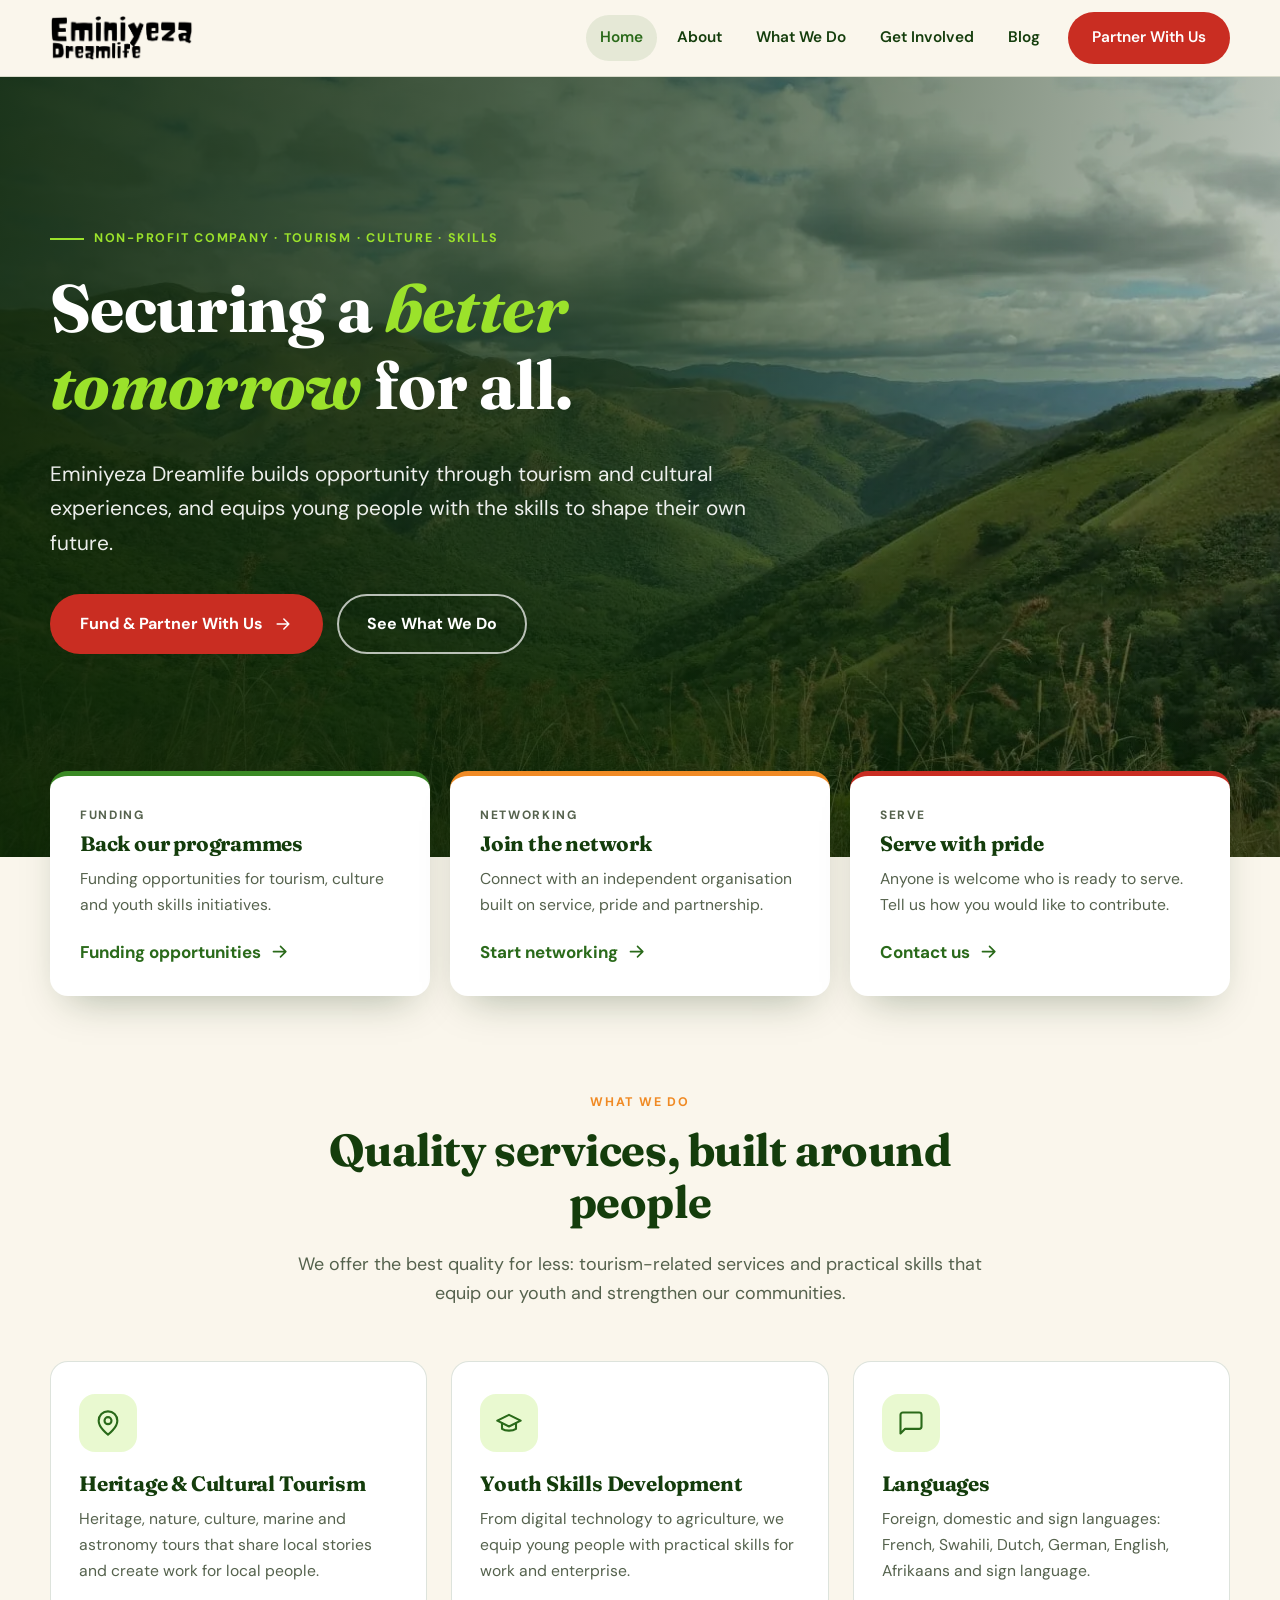
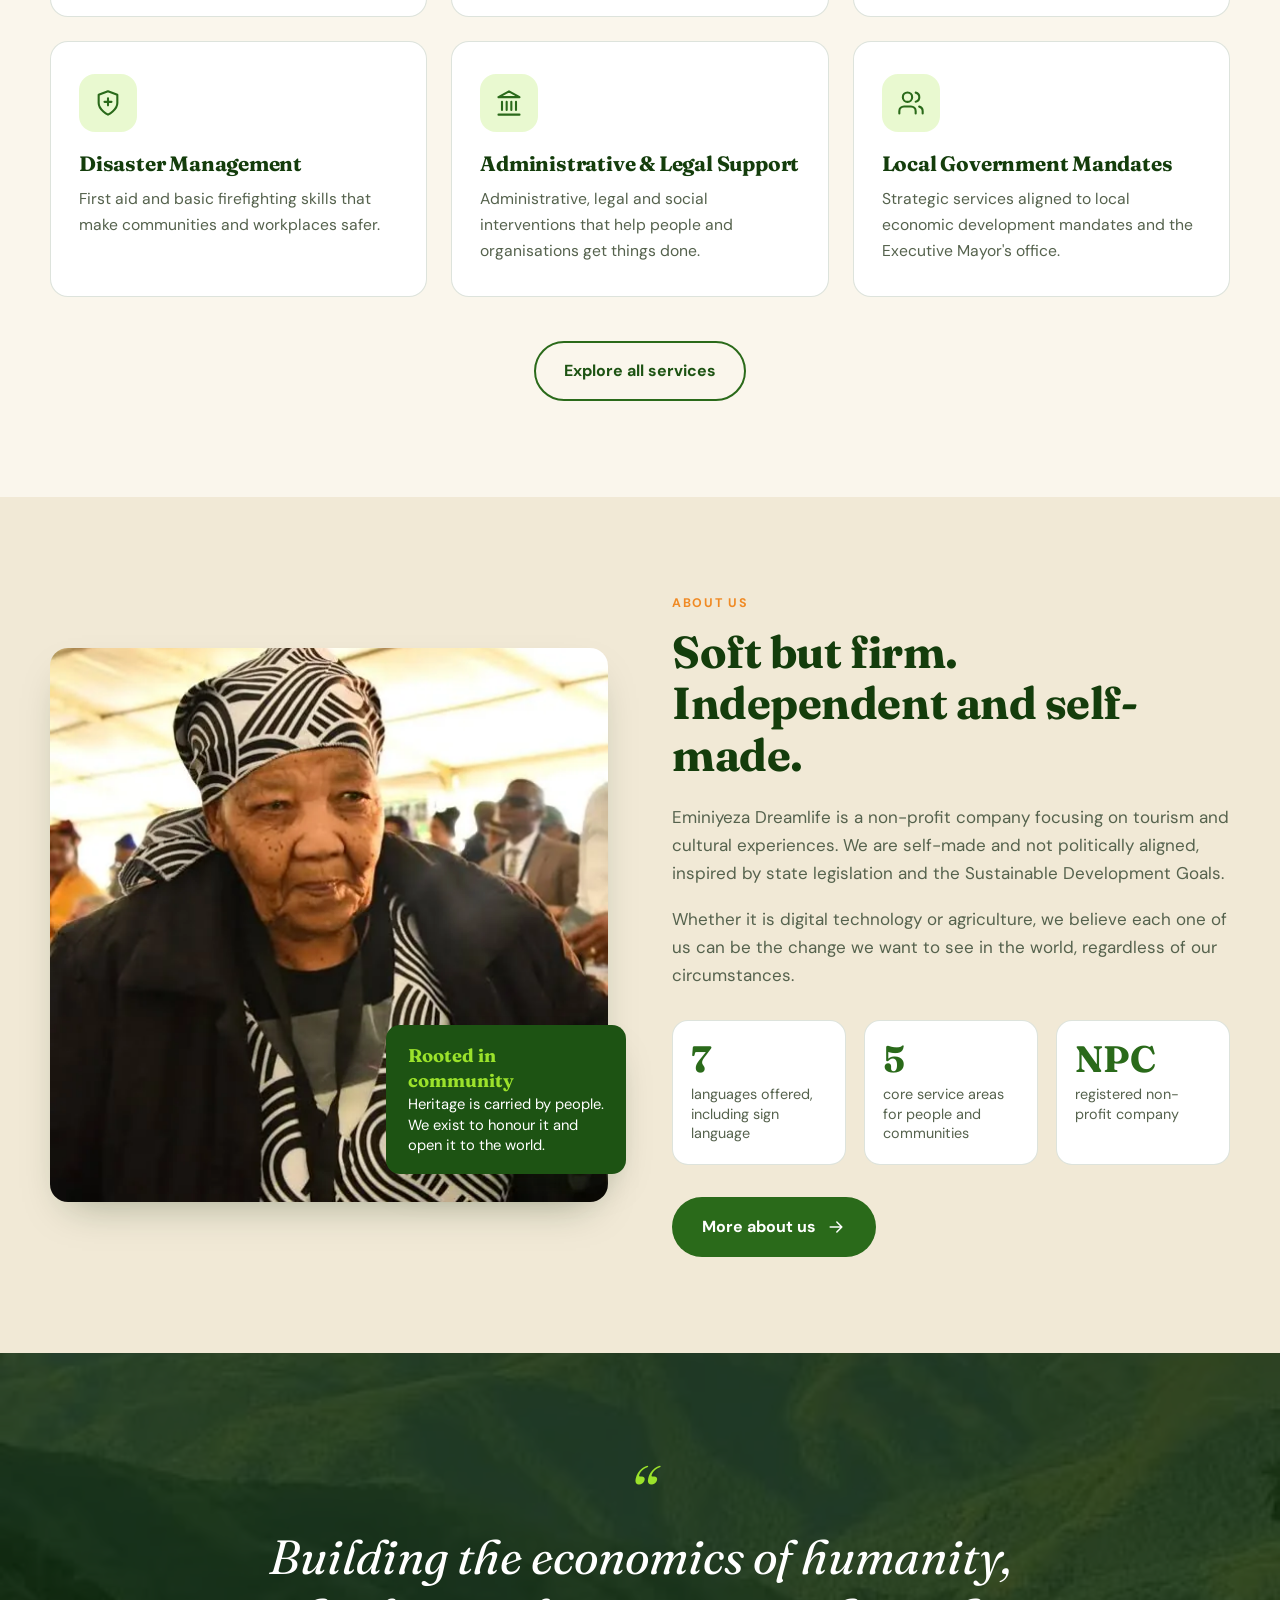
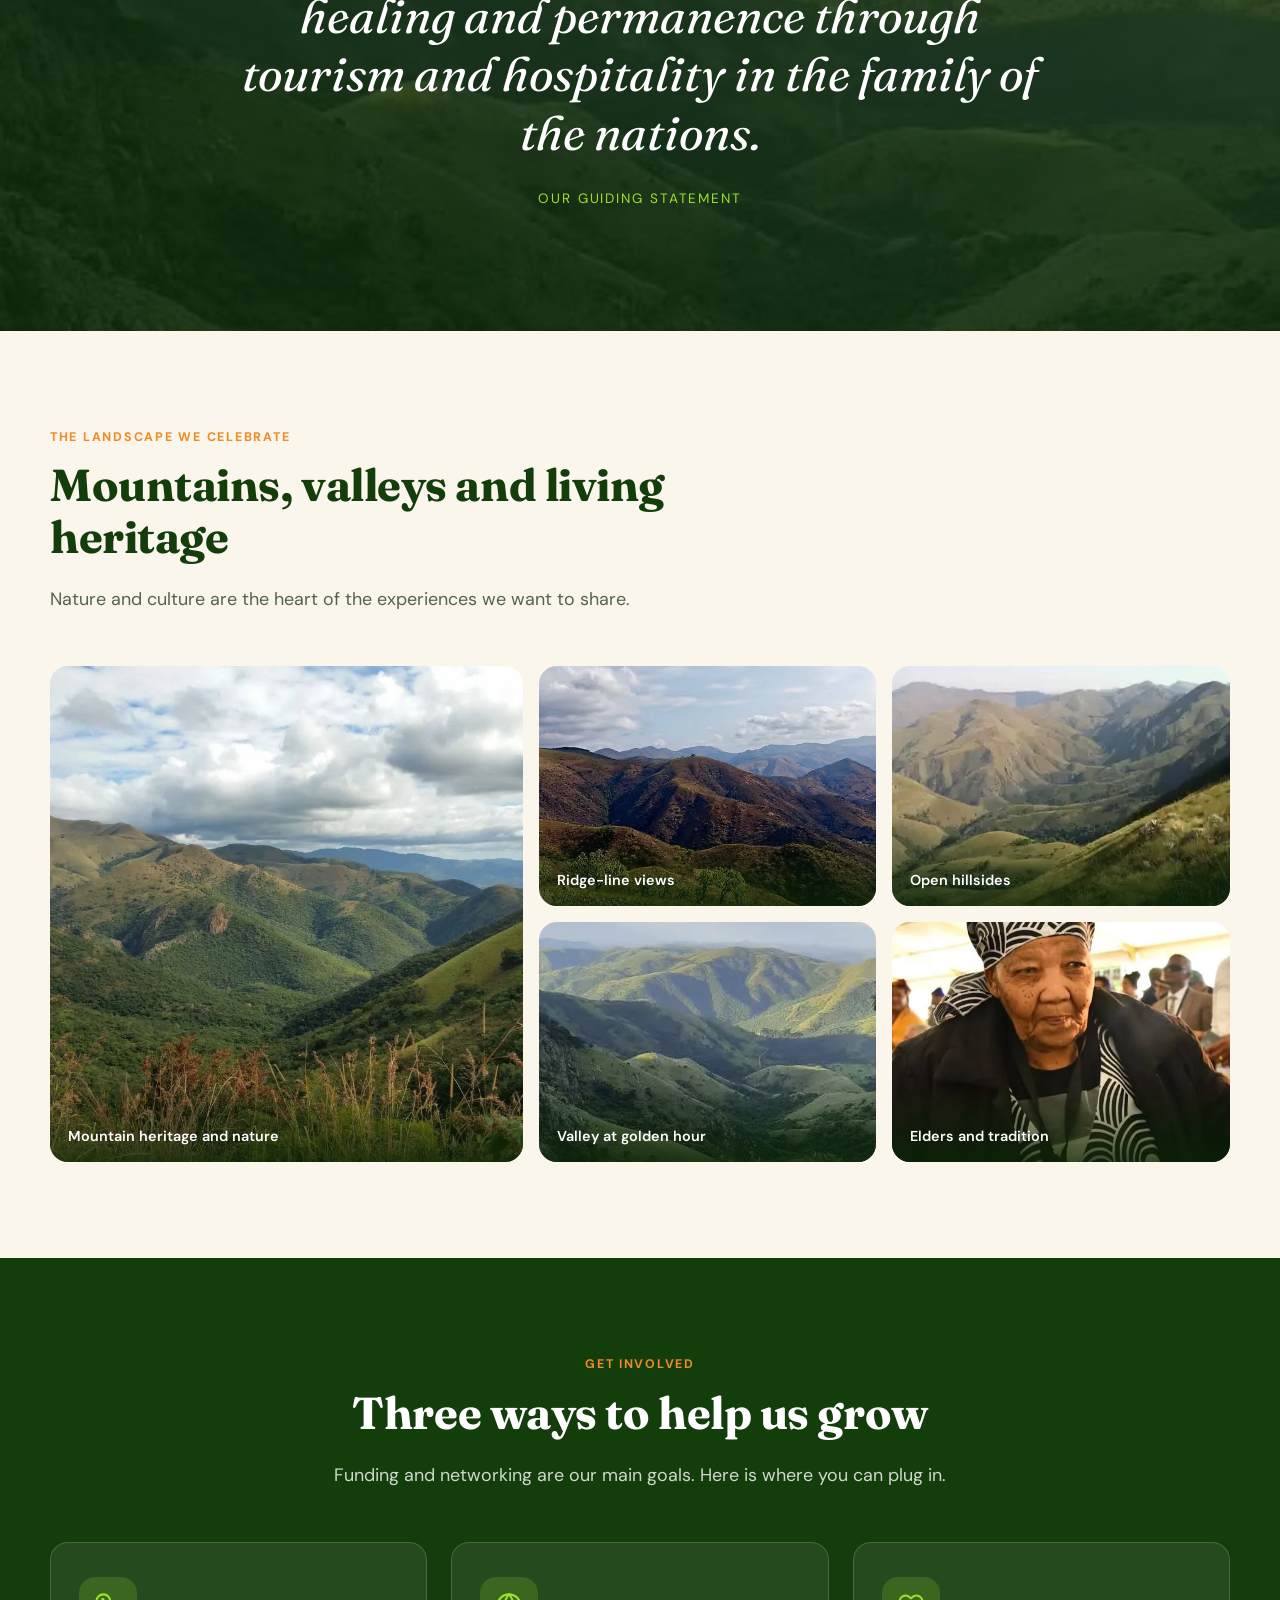
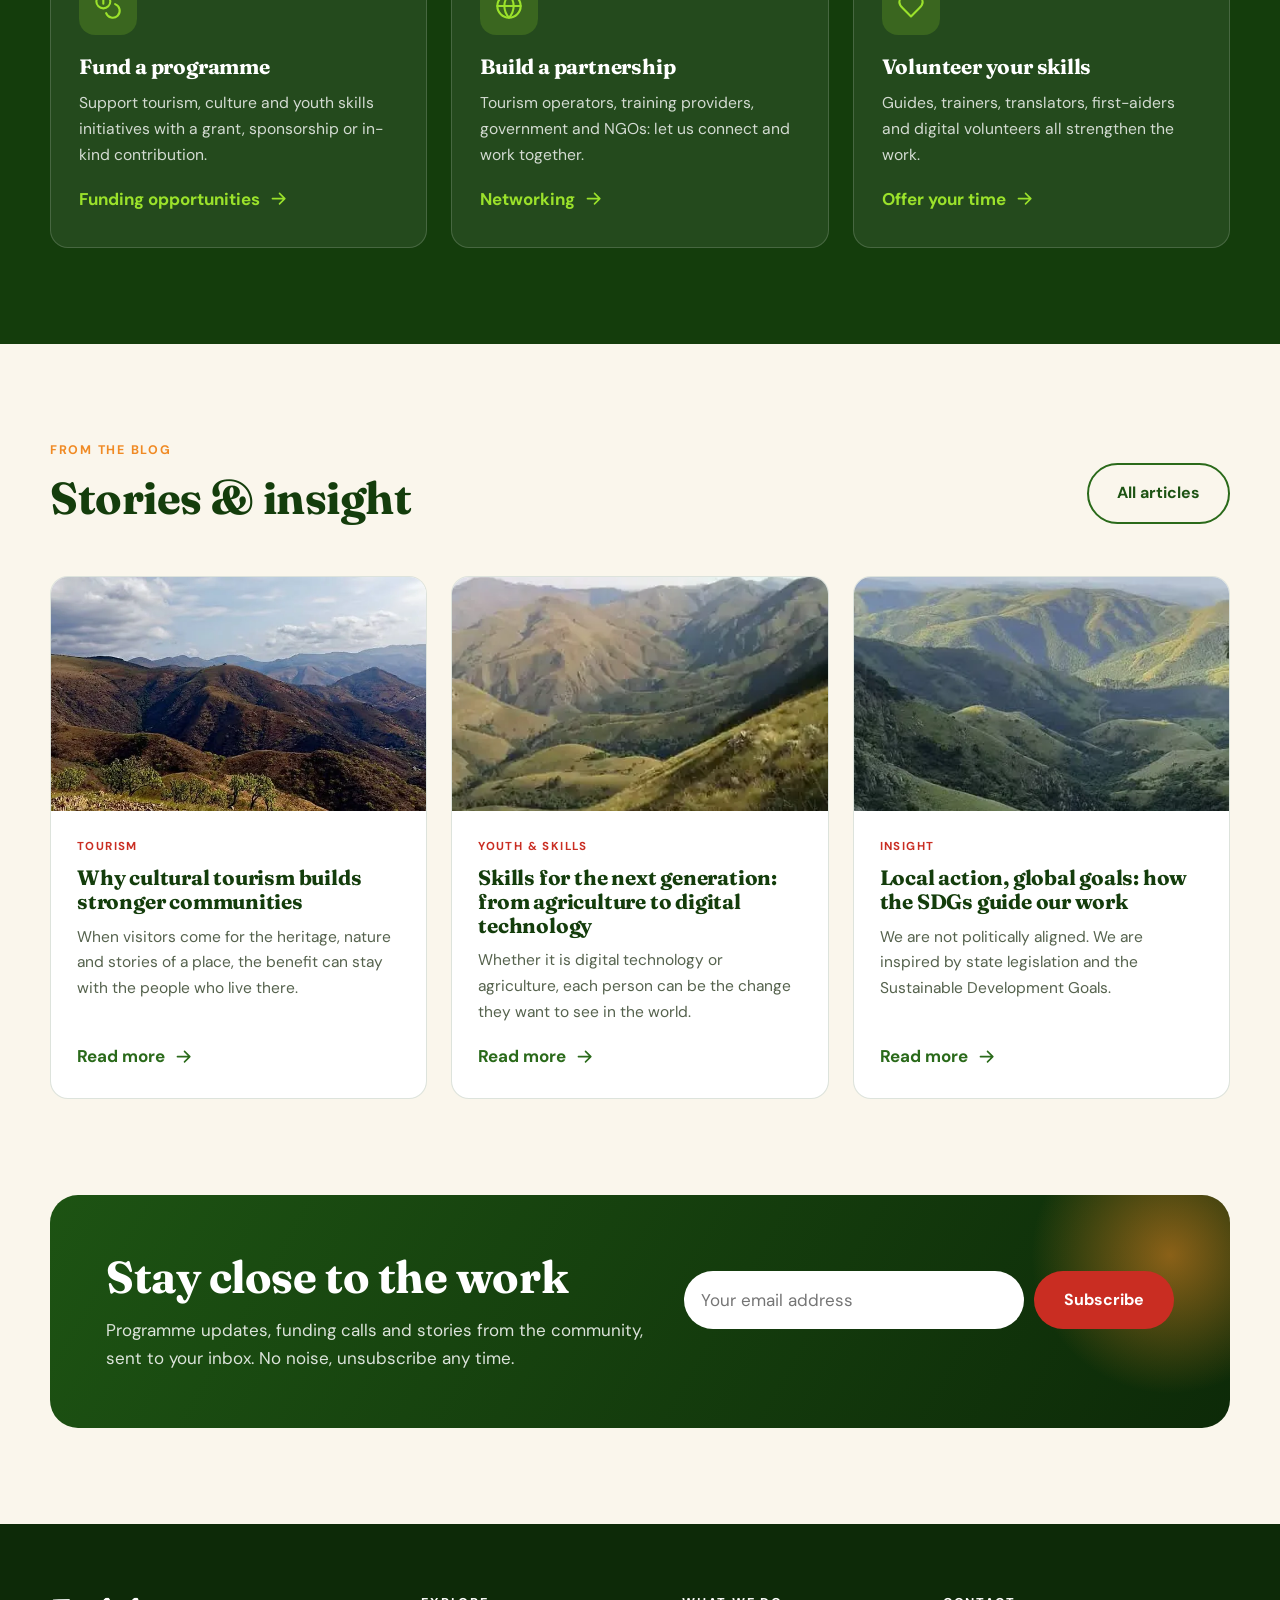
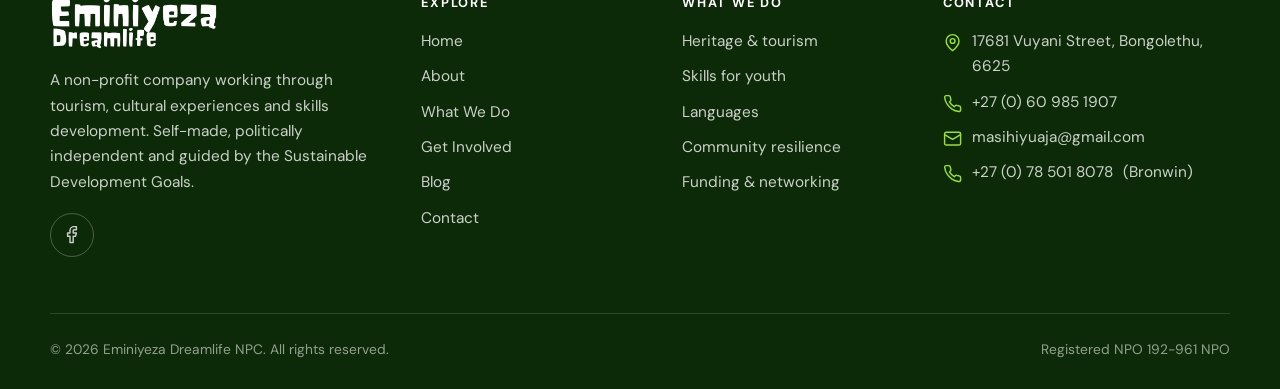
<file: index.html>
<!doctype html>
<html lang="en" class="no-js">
<head>
<meta charset="utf-8">
<meta name="viewport" content="width=device-width, initial-scale=1">
<title>Eminiyeza Dreamlife | Tourism, Culture & Skills Development</title>
<meta name="description" content="Eminiyeza Dreamlife is a non-profit company offering tourism, cultural experiences and youth skills development. Funding opportunities and networking welcome.">
<meta name="theme-color" content="#143d0c">
<meta property="og:type" content="website">
<meta property="og:site_name" content="Eminiyeza Dreamlife">
<meta property="og:title" content="Eminiyeza Dreamlife | Tourism, Culture & Skills Development">
<meta property="og:description" content="Eminiyeza Dreamlife is a non-profit company offering tourism, cultural experiences and youth skills development. Funding opportunities and networking welcome.">
<meta property="og:image" content="assets/img/hero-mountains.webp">
<link rel="icon" type="image/png" href="assets/img/emblem.png">
<link rel="preconnect" href="https://fonts.googleapis.com">
<link rel="preconnect" href="https://fonts.gstatic.com" crossorigin>
<link href="https://fonts.googleapis.com/css2?family=DM+Sans:ital,opsz,wght@0,9..40,400;0,9..40,500;0,9..40,700;1,9..40,400&family=Fraunces:ital,opsz,wght@0,9..144,600;0,9..144,700;1,9..144,500&display=swap" rel="stylesheet">
<link rel="stylesheet" href="assets/css/style.css">
<script type="application/ld+json">
{"@context":"https://schema.org","@type":"NGO","name":"Eminiyeza Dreamlife","description":"Non-profit company focusing on tourism, cultural experiences and youth skills development.","email":"masihiyuaja@gmail.com","telephone":"+27609851907","address":{"@type":"PostalAddress","streetAddress":"17681 Vuyani Street, Bongolethu","postalCode":"6625","addressCountry":"ZA"},"sameAs":["https://facebook.com/groups/1527069571787101"]}
</script>
</head>
<body>
<a class="skip" href="#main">Skip to content</a>
<header class="site-header">
  <div class="wrap">
    <a class="brand" href="index.html" aria-label="Eminiyeza Dreamlife — home"><img src="assets/img/logo.png" alt="Eminiyeza Dreamlife" width="607" height="195"></a>
    <button class="menu-toggle" aria-label="Menu" aria-expanded="false" aria-controls="site-nav"><svg viewBox="0 0 24 24"><path d="M3 6h18M3 12h18M3 18h18"/></svg></button>
    <nav class="nav" id="site-nav" aria-label="Main">
<a href="index.html" aria-current="page">Home</a>
<a href="about.html">About</a>
<a href="services.html">What We Do</a>
<a href="get-involved.html">Get Involved</a>
<a href="blog.html">Blog</a>
<a class="btn" href="contact.html">Partner With Us</a>
    </nav>
  </div>
</header>
<main id="main">

<section class="hero" style="padding:0">
  <div class="hero__bg"><img src="assets/img/hero-mountains.webp" alt="" width="1400" height="788" fetchpriority="high"></div>
  <div class="wrap">
    <span class="eyebrow">Non-profit company &middot; Tourism &middot; Culture &middot; Skills</span>
    <h1>Securing a <em>better tomorrow</em> for all.</h1>
    <p class="lead">Eminiyeza Dreamlife builds opportunity through tourism and cultural experiences, and equips young people with the skills to shape their own future.</p>
    <div class="hero__cta">
      <a class="btn" href="get-involved.html">Fund &amp; Partner With Us <svg class="icon" viewBox="0 0 24 24" aria-hidden="true" focusable="false"><path d="M5 12h14M13 6l6 6-6 6"/></svg></a>
      <a class="btn btn--ghost" href="services.html">See What We Do</a>
    </div>
  </div>
</section>

<div class="actions">
  <div class="wrap actions__grid">
    <div class="action reveal"><span class="label">Funding</span><h3>Back our programmes</h3><p>Funding opportunities for tourism, culture and youth skills initiatives.</p><a class="more" href="get-involved.html#fund">Funding opportunities <svg class="icon" viewBox="0 0 24 24" aria-hidden="true" focusable="false"><path d="M5 12h14M13 6l6 6-6 6"/></svg></a></div>
    <div class="action reveal"><span class="label">Networking</span><h3>Join the network</h3><p>Connect with an independent organisation built on service, pride and partnership.</p><a class="more" href="get-involved.html#network">Start networking <svg class="icon" viewBox="0 0 24 24" aria-hidden="true" focusable="false"><path d="M5 12h14M13 6l6 6-6 6"/></svg></a></div>
    <div class="action reveal"><span class="label">Serve</span><h3>Serve with pride</h3><p>Anyone is welcome who is ready to serve. Tell us how you would like to contribute.</p><a class="more" href="contact.html">Contact us <svg class="icon" viewBox="0 0 24 24" aria-hidden="true" focusable="false"><path d="M5 12h14M13 6l6 6-6 6"/></svg></a></div>
  </div>
</div>

<section id="programmes">
  <div class="wrap">
    <div class="section-head center reveal">
      <span class="kicker">What we do</span>
      <h2>Quality services, built around people</h2>
      <p>We offer the best quality for less: tourism-related services and practical skills that equip our youth and strengthen our communities.</p>
    </div>
    <div class="cards">
<article class="card reveal"><div class="card__icon"><svg class="icon" viewBox="0 0 24 24" aria-hidden="true" focusable="false"><path d="M20 10c0 6-8 12-8 12s-8-6-8-12a8 8 0 0 1 16 0Z"/><circle cx="12" cy="10" r="3"/></svg></div><h3>Heritage &amp; Cultural Tourism</h3><p>Heritage, nature, culture, marine and astronomy tours that share local stories and create work for local people.</p></article>
<article class="card reveal"><div class="card__icon"><svg class="icon" viewBox="0 0 24 24" aria-hidden="true" focusable="false"><path d="M22 10 12 5 2 10l10 5 10-5Z"/><path d="M6 12v5c3 2 9 2 12 0v-5"/></svg></div><h3>Youth Skills Development</h3><p>From digital technology to agriculture, we equip young people with practical skills for work and enterprise.</p></article>
<article class="card reveal"><div class="card__icon"><svg class="icon" viewBox="0 0 24 24" aria-hidden="true" focusable="false"><path d="M21 15a2 2 0 0 1-2 2H7l-4 4V5a2 2 0 0 1 2-2h14a2 2 0 0 1 2 2z"/></svg></div><h3>Languages</h3><p>Foreign, domestic and sign languages: French, Swahili, Dutch, German, English, Afrikaans and sign language.</p></article>
<article class="card reveal"><div class="card__icon"><svg class="icon" viewBox="0 0 24 24" aria-hidden="true" focusable="false"><path d="M12 22s8-4 8-10V5l-8-3-8 3v7c0 6 8 10 8 10z"/><path d="M12 8v6M9 11h6"/></svg></div><h3>Disaster Management</h3><p>First aid and basic firefighting skills that make communities and workplaces safer.</p></article>
<article class="card reveal"><div class="card__icon"><svg class="icon" viewBox="0 0 24 24" aria-hidden="true" focusable="false"><path d="M3 22h18M6 18v-7M10 18v-7M14 18v-7M18 18v-7M12 2 3 7h18z"/></svg></div><h3>Administrative &amp; Legal Support</h3><p>Administrative, legal and social interventions that help people and organisations get things done.</p></article>
<article class="card reveal"><div class="card__icon"><svg class="icon" viewBox="0 0 24 24" aria-hidden="true" focusable="false"><path d="M16 21v-2a4 4 0 0 0-4-4H6a4 4 0 0 0-4 4v2"/><circle cx="9" cy="7" r="4"/><path d="M22 21v-2a4 4 0 0 0-3-3.9M16 3.1a4 4 0 0 1 0 7.8"/></svg></div><h3>Local Government Mandates</h3><p>Strategic services aligned to local economic development mandates and the Executive Mayor's office.</p></article>
    </div>
    <p class="reveal" style="text-align:center;margin:44px 0 0"><a class="btn btn--outline" href="services.html">Explore all services</a></p>
  </div>
</section>

<section class="bg-sand">
  <div class="wrap split">
    <div class="split__media reveal">
      <img src="assets/img/elder-heritage.webp" alt="An elder in a black-and-white patterned headwrap at a community gathering" width="554" height="554" loading="lazy">
      <div class="badge"><strong>Rooted in community</strong>Heritage is carried by people. We exist to honour it and open it to the world.</div>
    </div>
    <div class="split__body reveal">
      <span class="kicker">About us</span>
      <h2>Soft but firm. Independent and self-made.</h2>
      <p>Eminiyeza Dreamlife is a non-profit company focusing on tourism and cultural experiences. We are self-made and not politically aligned, inspired by state legislation and the Sustainable Development Goals.</p>
      <p>Whether it is digital technology or agriculture, we believe each one of us can be the change we want to see in the world, regardless of our circumstances.</p>
      <div class="stats">
        <div class="stat"><strong>7</strong><span>languages offered, including sign language</span></div>
        <div class="stat"><strong>5</strong><span>core service areas for people and communities</span></div>
        <div class="stat"><strong>NPC</strong><span>registered non-profit company</span></div>
      </div>
      <a class="btn btn--green" href="about.html">More about us <svg class="icon" viewBox="0 0 24 24" aria-hidden="true" focusable="false"><path d="M5 12h14M13 6l6 6-6 6"/></svg></a>
    </div>
  </div>
</section>

<section class="quote-band">
  <div class="hero__bg"><img src="assets/img/valley-portrait.webp" alt="" loading="lazy" width="415" height="739"></div>
  <div class="wrap reveal">
    <blockquote>Building the economics of humanity, healing and permanence through tourism and hospitality in the family of the nations.</blockquote>
    <cite>Our guiding statement</cite>
  </div>
</section>

<section>
  <div class="wrap">
    <div class="section-head reveal">
      <span class="kicker">The landscape we celebrate</span>
      <h2>Mountains, valleys and living heritage</h2>
      <p>Nature and culture are the heart of the experiences we want to share.</p>
    </div>
    <div class="gallery reveal">
      <figure><img src="assets/img/hero-mountains.webp" alt="Green mountains and valleys under a cloudy sky" loading="lazy" width="1400" height="788"><figcaption>Mountain heritage and nature</figcaption></figure>
      <figure><img src="assets/img/ridge-view.webp" alt="Layered mountain ridges in warm light" loading="lazy" width="729" height="420"><figcaption>Ridge-line views</figcaption></figure>
      <figure><img src="assets/img/hills-gold.webp" alt="Golden grassy hillsides" loading="lazy" width="400" height="400"><figcaption>Open hillsides</figcaption></figure>
      <figure><img src="assets/img/valley-portrait.webp" alt="A green valley at sunset" loading="lazy" width="415" height="739"><figcaption>Valley at golden hour</figcaption></figure>
      <figure><img src="assets/img/elder-heritage.webp" alt="An elder at a community event" loading="lazy" width="554" height="554"><figcaption>Elders and tradition</figcaption></figure>
    </div>
  </div>
</section>

<section class="bg-green">
  <div class="wrap">
    <div class="section-head center reveal">
      <span class="kicker">Get involved</span>
      <h2>Three ways to help us grow</h2>
      <p style="color:rgba(255,255,255,.8)">Funding and networking are our main goals. Here is where you can plug in.</p>
    </div>
    <div class="ways">
      <div class="way reveal"><div class="card__icon"><svg class="icon" viewBox="0 0 24 24" aria-hidden="true" focusable="false"><circle cx="8" cy="8" r="6"/><path d="M18.1 10.4A6 6 0 1 1 10.4 18.1M7 6h1v4"/></svg></div><h3>Fund a programme</h3><p>Support tourism, culture and youth skills initiatives with a grant, sponsorship or in-kind contribution.</p><a href="get-involved.html#fund">Funding opportunities <svg class="icon" viewBox="0 0 24 24" aria-hidden="true" focusable="false"><path d="M5 12h14M13 6l6 6-6 6"/></svg></a></div>
      <div class="way reveal"><div class="card__icon"><svg class="icon" viewBox="0 0 24 24" aria-hidden="true" focusable="false"><circle cx="12" cy="12" r="10"/><path d="M2 12h20M12 2a15.3 15.3 0 0 1 4 10 15.3 15.3 0 0 1-4 10 15.3 15.3 0 0 1-4-10 15.3 15.3 0 0 1 4-10z"/></svg></div><h3>Build a partnership</h3><p>Tourism operators, training providers, government and NGOs: let us connect and work together.</p><a href="get-involved.html#network">Networking <svg class="icon" viewBox="0 0 24 24" aria-hidden="true" focusable="false"><path d="M5 12h14M13 6l6 6-6 6"/></svg></a></div>
      <div class="way reveal"><div class="card__icon"><svg class="icon" viewBox="0 0 24 24" aria-hidden="true" focusable="false"><path d="M19 14c1.5-1.5 3-3.2 3-5.5A5.5 5.5 0 0 0 16.5 3c-1.7 0-3 .8-4.5 2.5C10.5 3.8 9.2 3 7.5 3A5.5 5.5 0 0 0 2 8.5c0 2.3 1.5 4 3 5.5l7 7z"/></svg></div><h3>Volunteer your skills</h3><p>Guides, trainers, translators, first-aiders and digital volunteers all strengthen the work.</p><a href="contact.html">Offer your time <svg class="icon" viewBox="0 0 24 24" aria-hidden="true" focusable="false"><path d="M5 12h14M13 6l6 6-6 6"/></svg></a></div>
    </div>
  </div>
</section>

<section>
  <div class="wrap">
    <div class="section-head reveal" style="display:flex;justify-content:space-between;align-items:end;gap:20px;max-width:none;flex-wrap:wrap">
      <div style="max-width:620px"><span class="kicker">From the blog</span><h2 style="margin:0">Stories &amp; insight</h2></div>
      <a class="btn btn--outline" href="blog.html">All articles</a>
    </div>
    <div class="posts">
<article class="post reveal">
  <a href="why-cultural-tourism-builds-communities.html" tabindex="-1" aria-hidden="true"><img src="assets/img/ridge-view.webp" alt="" loading="lazy"></a>
  <div class="post__body"><span class="tag">Tourism</span>
  <h3><a href="why-cultural-tourism-builds-communities.html">Why cultural tourism builds stronger communities</a></h3>
  <p>When visitors come for the heritage, nature and stories of a place, the benefit can stay with the people who live there.</p>
  <a class="more" href="why-cultural-tourism-builds-communities.html">Read more <svg class="icon" viewBox="0 0 24 24" aria-hidden="true" focusable="false"><path d="M5 12h14M13 6l6 6-6 6"/></svg></a></div>
</article>
<article class="post reveal">
  <a href="skills-for-the-next-generation.html" tabindex="-1" aria-hidden="true"><img src="assets/img/hills-gold.webp" alt="" loading="lazy"></a>
  <div class="post__body"><span class="tag">Youth & Skills</span>
  <h3><a href="skills-for-the-next-generation.html">Skills for the next generation: from agriculture to digital technology</a></h3>
  <p>Whether it is digital technology or agriculture, each person can be the change they want to see in the world.</p>
  <a class="more" href="skills-for-the-next-generation.html">Read more <svg class="icon" viewBox="0 0 24 24" aria-hidden="true" focusable="false"><path d="M5 12h14M13 6l6 6-6 6"/></svg></a></div>
</article>
<article class="post reveal">
  <a href="sustainable-development-goals-local-action.html" tabindex="-1" aria-hidden="true"><img src="assets/img/valley-portrait.webp" alt="" loading="lazy"></a>
  <div class="post__body"><span class="tag">Insight</span>
  <h3><a href="sustainable-development-goals-local-action.html">Local action, global goals: how the SDGs guide our work</a></h3>
  <p>We are not politically aligned. We are inspired by state legislation and the Sustainable Development Goals.</p>
  <a class="more" href="sustainable-development-goals-local-action.html">Read more <svg class="icon" viewBox="0 0 24 24" aria-hidden="true" focusable="false"><path d="M5 12h14M13 6l6 6-6 6"/></svg></a></div>
</article>
    </div>
  </div>
</section>

<section style="padding-block:0 96px">
  <div class="wrap">
    <div class="newsletter reveal">
      <div>
        <h2>Stay close to the work</h2>
        <p>Programme updates, funding calls and stories from the community, sent to your inbox. No noise, unsubscribe any time.</p>
      </div>
      <form class="news-form-wrap" data-ajax data-endpoint="https://formsubmit.co/ajax/masihiyuaja@gmail.com" data-fallback="masihiyuaja@gmail.com" data-success="Thank you — you are on the list." novalidate style="position:relative;z-index:1">
        <div class="news-form">
          <label class="sr" for="nl-email" style="position:absolute;left:-9999px">Email address</label>
          <input id="nl-email" type="email" name="email" placeholder="Your email address" autocomplete="email" required>
          <div class="hp" aria-hidden="true"><input type="text" name="_honey" tabindex="-1" autocomplete="off"></div>
          <input type="hidden" name="_subject" value="Newsletter signup — Eminiyeza Dreamlife website">
          <input type="hidden" name="_captcha" value="false">
          <input type="hidden" name="form" value="Newsletter">
          <button class="btn" type="submit">Subscribe</button>
        </div>
        <p class="form-status" role="status" aria-live="polite"></p>
      </form>
    </div>
  </div>
</section>

</main>
<footer class="site-footer">
  <div class="wrap">
    <div class="footer-grid">
      <div>
        <img src="assets/img/logo-white.png" alt="Eminiyeza Dreamlife" width="607" height="195">
        <p>A non-profit company working through tourism, cultural experiences and skills development. Self-made, politically independent and guided by the Sustainable Development Goals.</p>
        <div class="social"><a href="https://facebook.com/groups/1527069571787101" aria-label="Eminiyeza Dreamlife on Facebook" target="_blank" rel="noopener"><svg class="icon" viewBox="0 0 24 24" aria-hidden="true" focusable="false"><path d="M18 2h-3a5 5 0 0 0-5 5v3H7v4h3v8h4v-8h3l1-4h-4V7a1 1 0 0 1 1-1h3z"/></svg></a></div>
      </div>
      <div><h4>Explore</h4><ul>
<li><a href="index.html">Home</a></li>
<li><a href="about.html">About</a></li>
<li><a href="services.html">What We Do</a></li>
<li><a href="get-involved.html">Get Involved</a></li>
<li><a href="blog.html">Blog</a></li>
<li><a href="contact.html">Contact</a></li>
</ul></div>
      <div><h4>What We Do</h4><ul>
<li><a href="services.html#tourism">Heritage &amp; tourism</a></li>
<li><a href="services.html#skills">Skills for youth</a></li>
<li><a href="services.html#languages">Languages</a></li>
<li><a href="services.html#resilience">Community resilience</a></li>
<li><a href="get-involved.html">Funding &amp; networking</a></li>
</ul></div>
      <div><h4>Contact</h4><ul>
<li><svg class="icon" viewBox="0 0 24 24" aria-hidden="true" focusable="false"><path d="M20 10c0 6-8 12-8 12s-8-6-8-12a8 8 0 0 1 16 0Z"/><circle cx="12" cy="10" r="3"/></svg><span>17681 Vuyani Street, Bongolethu, 6625</span></li>
<li><svg class="icon" viewBox="0 0 24 24" aria-hidden="true" focusable="false"><path d="M22 16.9v3a2 2 0 0 1-2.2 2 19.8 19.8 0 0 1-8.6-3.1 19.5 19.5 0 0 1-6-6A19.8 19.8 0 0 1 2.1 4.2 2 2 0 0 1 4.1 2h3a2 2 0 0 1 2 1.7c.1 1 .4 1.9.7 2.8a2 2 0 0 1-.5 2.1L8.1 9.9a16 16 0 0 0 6 6l1.3-1.3a2 2 0 0 1 2.1-.4c.9.3 1.8.6 2.8.7a2 2 0 0 1 1.7 2z"/></svg><a href="tel:+27609851907">+27 (0) 60 985 1907</a></li>
<li><svg class="icon" viewBox="0 0 24 24" aria-hidden="true" focusable="false"><rect x="2" y="4" width="20" height="16" rx="2"/><path d="m22 7-10 6L2 7"/></svg><a href="mailto:masihiyuaja@gmail.com">masihiyuaja@gmail.com</a></li>
<li><svg class="icon" viewBox="0 0 24 24" aria-hidden="true" focusable="false"><path d="M22 16.9v3a2 2 0 0 1-2.2 2 19.8 19.8 0 0 1-8.6-3.1 19.5 19.5 0 0 1-6-6A19.8 19.8 0 0 1 2.1 4.2 2 2 0 0 1 4.1 2h3a2 2 0 0 1 2 1.7c.1 1 .4 1.9.7 2.8a2 2 0 0 1-.5 2.1L8.1 9.9a16 16 0 0 0 6 6l1.3-1.3a2 2 0 0 1 2.1-.4c.9.3 1.8.6 2.8.7a2 2 0 0 1 1.7 2z"/></svg><a href="tel:+27785018078">+27 (0) 78 501 8078</a> (Bronwin)</li>
</ul></div>
    </div>
    <div class="footer-bottom">
      <span>&copy; <span id="year">2026</span> Eminiyeza Dreamlife NPC. All rights reserved.</span>
      <span>Registered NPO 192-961 NPO</span>
    </div>
  </div>
</footer>
<script src="assets/js/main.js" defer></script>
</body>
</html>
</file>
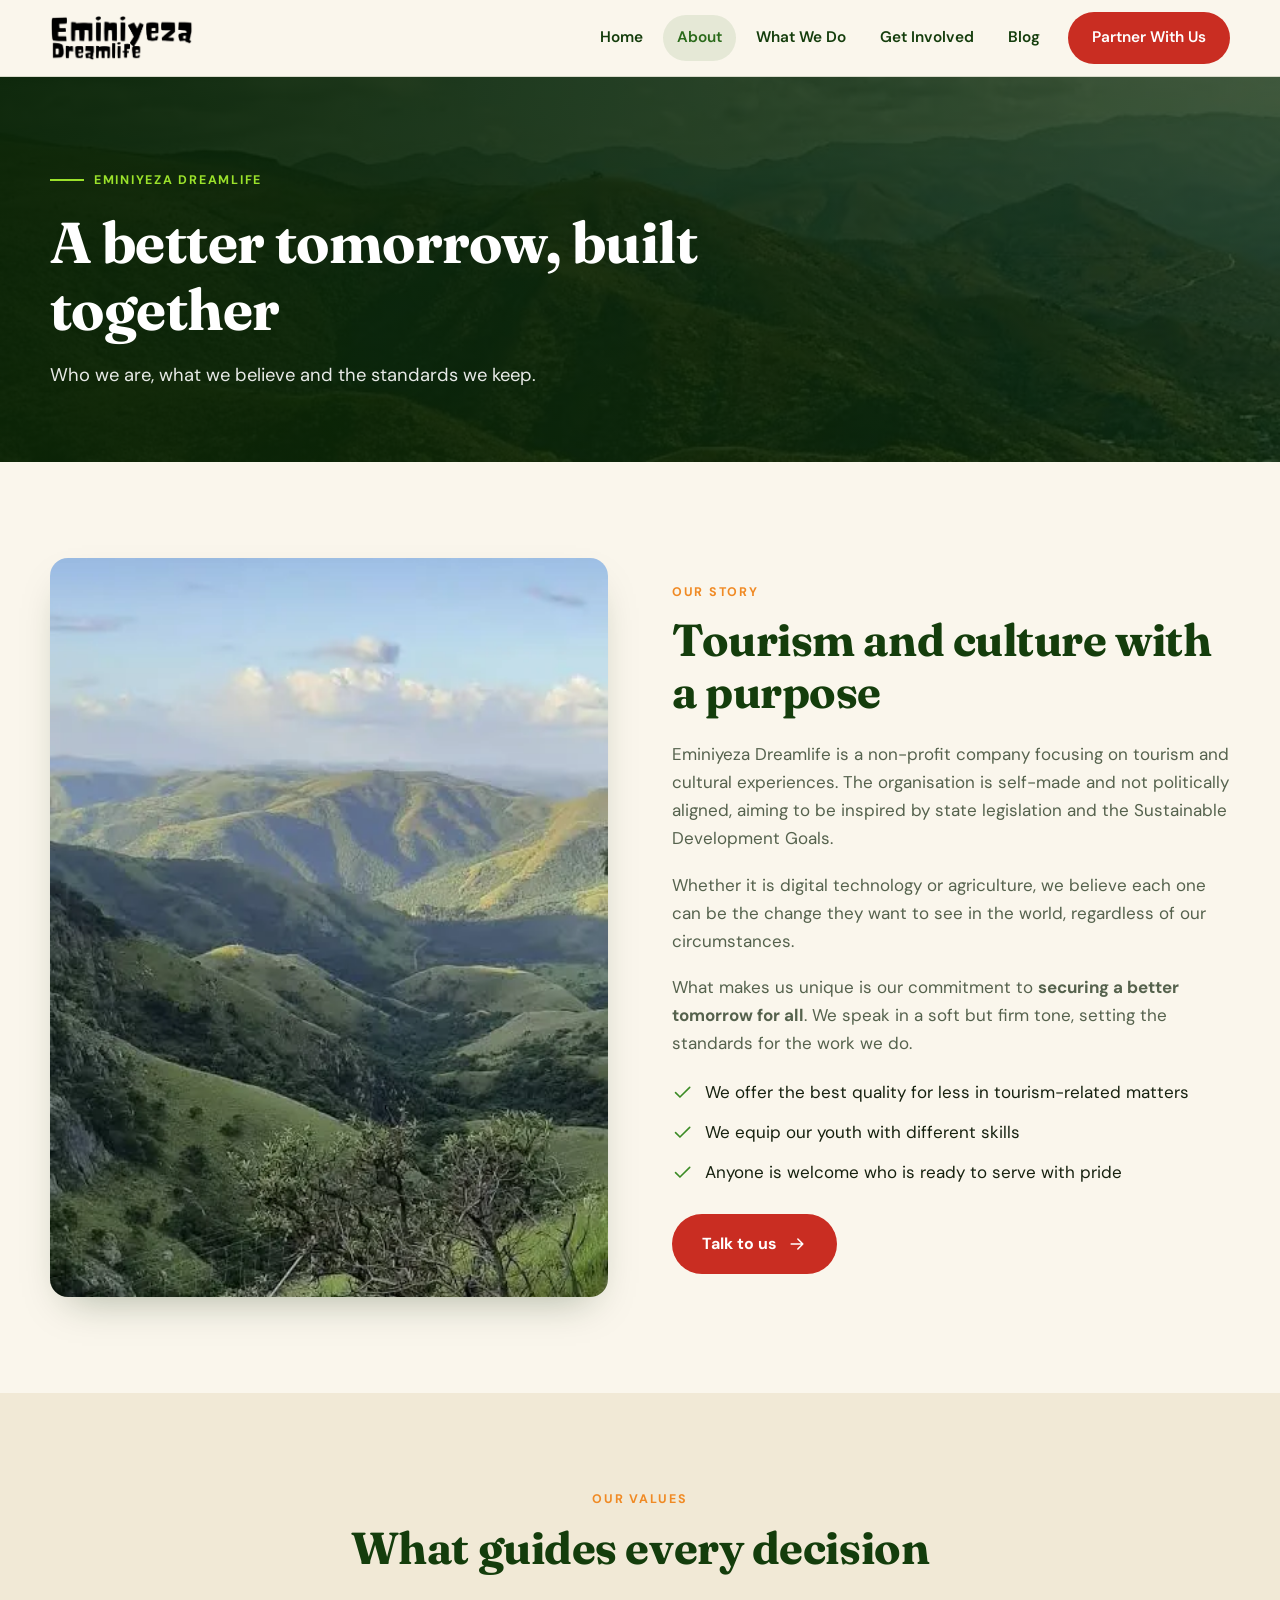
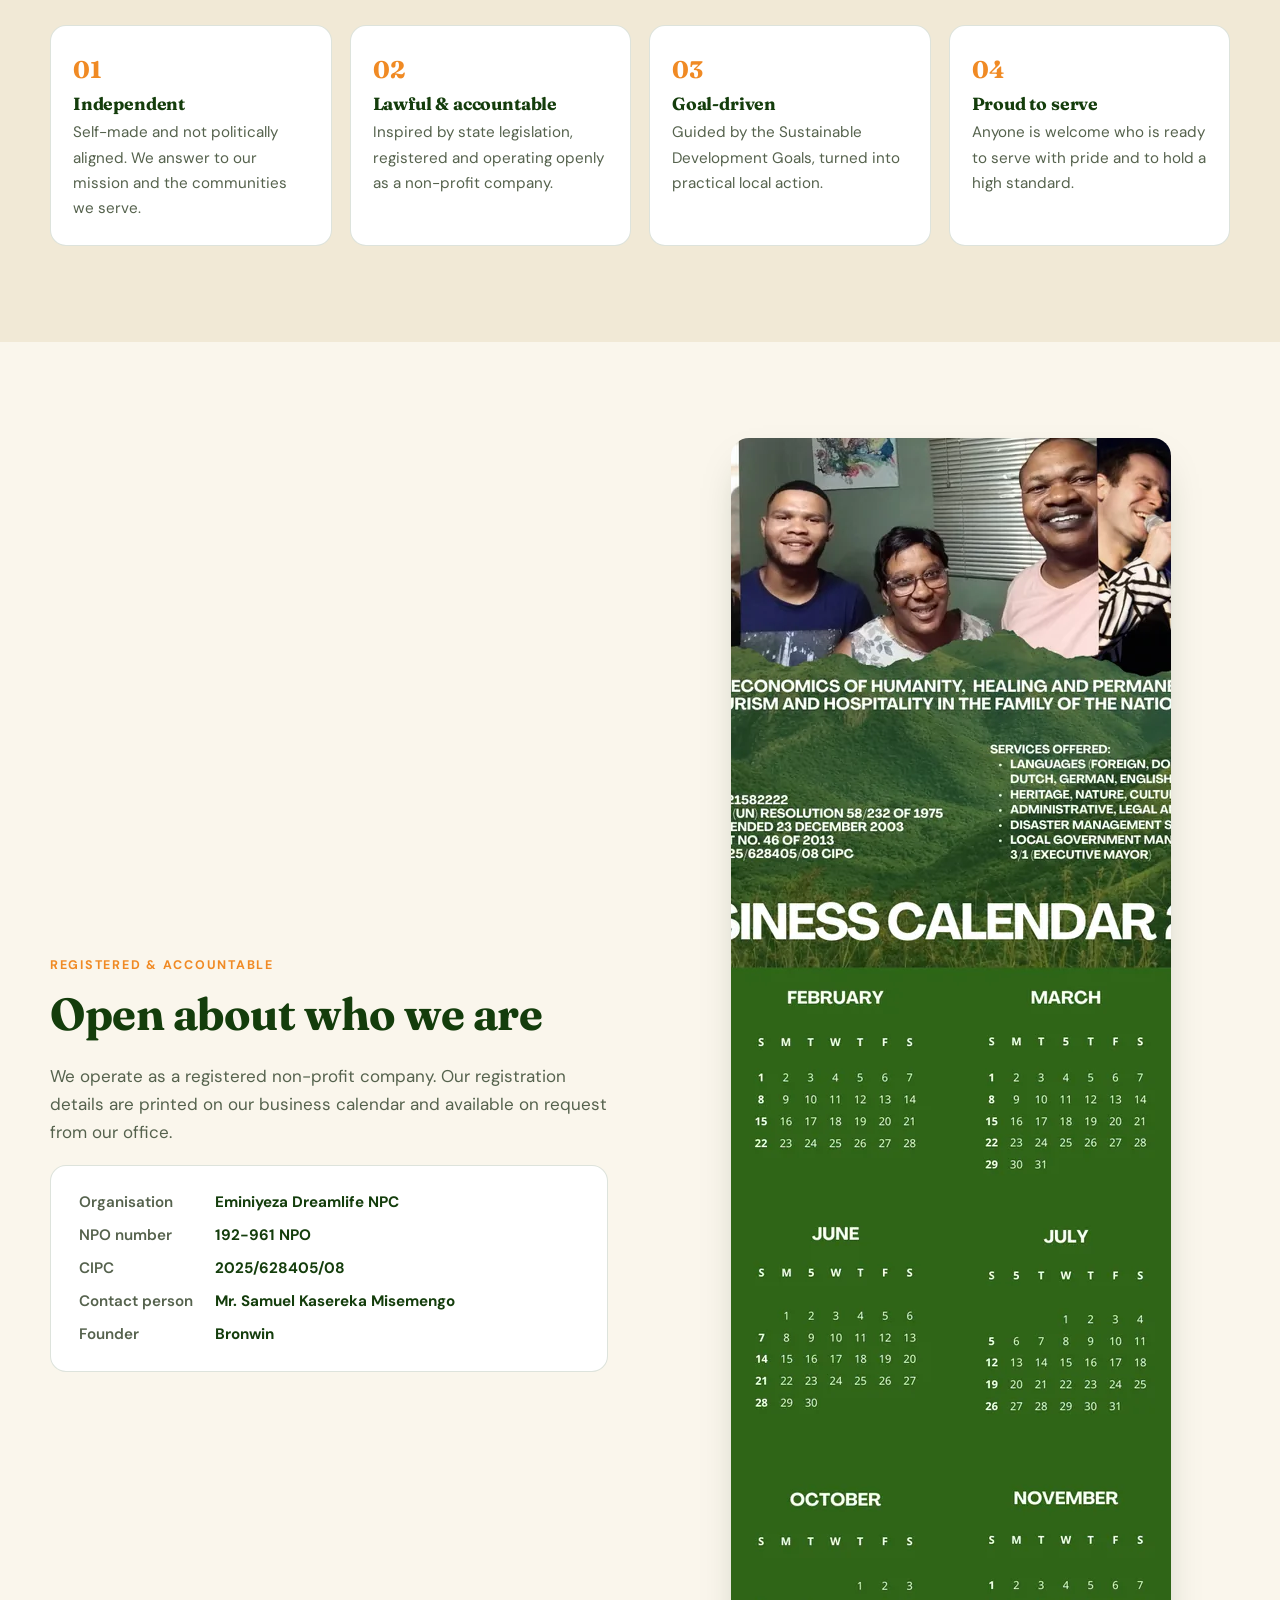
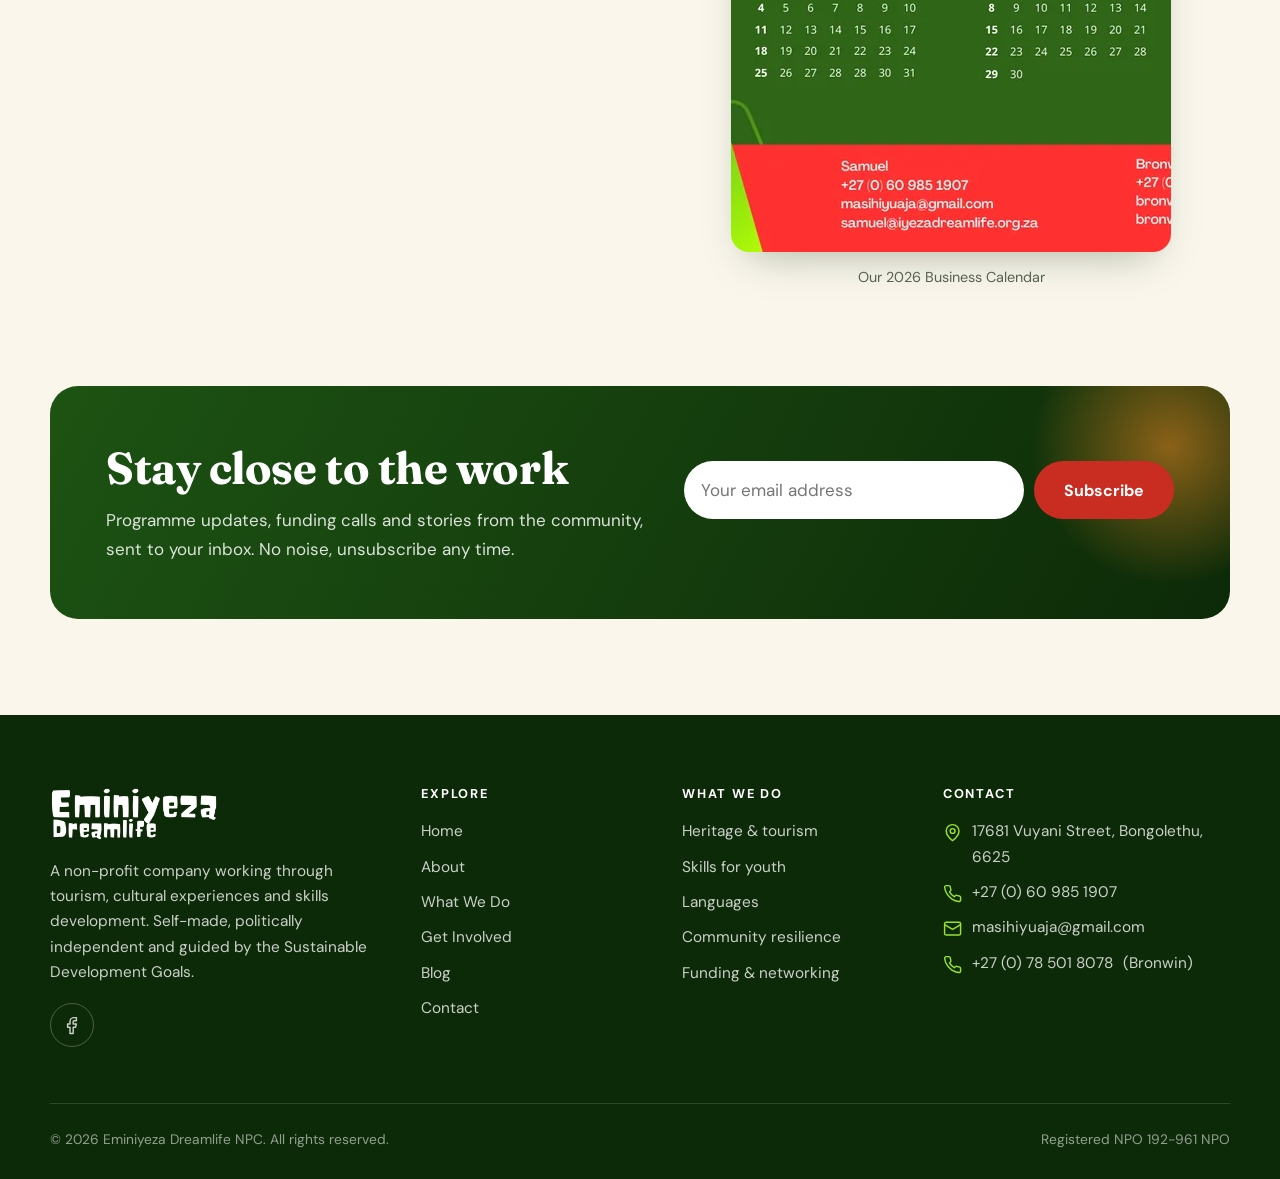
<file: about.html>
<!doctype html>
<html lang="en" class="no-js">
<head>
<meta charset="utf-8">
<meta name="viewport" content="width=device-width, initial-scale=1">
<title>About Us | Eminiyeza Dreamlife</title>
<meta name="description" content="Eminiyeza Dreamlife is a self-made, politically independent non-profit company inspired by state legislation and the Sustainable Development Goals.">
<meta name="theme-color" content="#143d0c">
<meta property="og:type" content="website">
<meta property="og:site_name" content="Eminiyeza Dreamlife">
<meta property="og:title" content="About Us | Eminiyeza Dreamlife">
<meta property="og:description" content="Eminiyeza Dreamlife is a self-made, politically independent non-profit company inspired by state legislation and the Sustainable Development Goals.">
<meta property="og:image" content="assets/img/hero-mountains.webp">
<link rel="icon" type="image/png" href="assets/img/emblem.png">
<link rel="preconnect" href="https://fonts.googleapis.com">
<link rel="preconnect" href="https://fonts.gstatic.com" crossorigin>
<link href="https://fonts.googleapis.com/css2?family=DM+Sans:ital,opsz,wght@0,9..40,400;0,9..40,500;0,9..40,700;1,9..40,400&family=Fraunces:ital,opsz,wght@0,9..144,600;0,9..144,700;1,9..144,500&display=swap" rel="stylesheet">
<link rel="stylesheet" href="assets/css/style.css">

</head>
<body>
<a class="skip" href="#main">Skip to content</a>
<header class="site-header">
  <div class="wrap">
    <a class="brand" href="index.html" aria-label="Eminiyeza Dreamlife — home"><img src="assets/img/logo.png" alt="Eminiyeza Dreamlife" width="607" height="195"></a>
    <button class="menu-toggle" aria-label="Menu" aria-expanded="false" aria-controls="site-nav"><svg viewBox="0 0 24 24"><path d="M3 6h18M3 12h18M3 18h18"/></svg></button>
    <nav class="nav" id="site-nav" aria-label="Main">
<a href="index.html">Home</a>
<a href="about.html" aria-current="page">About</a>
<a href="services.html">What We Do</a>
<a href="get-involved.html">Get Involved</a>
<a href="blog.html">Blog</a>
<a class="btn" href="contact.html">Partner With Us</a>
    </nav>
  </div>
</header>
<main id="main">

<section class="page-hero" style="padding:0">
  <div class="hero__bg"><img src="assets/img/ridge-view.webp" alt="" width="1400" height="788"></div>
  <div class="wrap"><span class="eyebrow">Eminiyeza Dreamlife</span><h1>A better tomorrow, built together</h1><p>Who we are, what we believe and the standards we keep.</p></div>
</section>

<section>
  <div class="wrap split">
    <div class="split__media reveal"><img src="assets/img/valley-portrait.webp" alt="A green valley at sunset" width="415" height="739" loading="lazy"></div>
    <div class="split__body reveal">
      <span class="kicker">Our story</span>
      <h2>Tourism and culture with a purpose</h2>
      <p>Eminiyeza Dreamlife is a non-profit company focusing on tourism and cultural experiences. The organisation is self-made and not politically aligned, aiming to be inspired by state legislation and the Sustainable Development Goals.</p>
      <p>Whether it is digital technology or agriculture, we believe each one can be the change they want to see in the world, regardless of our circumstances.</p>
      <p>What makes us unique is our commitment to <strong>securing a better tomorrow for all</strong>. We speak in a soft but firm tone, setting the standards for the work we do.</p>
      <ul class="checks">
        <li><svg class="icon" viewBox="0 0 24 24" aria-hidden="true" focusable="false"><path d="M20 6 9 17l-5-5"/></svg><span>We offer the best quality for less in tourism-related matters</span></li>
        <li><svg class="icon" viewBox="0 0 24 24" aria-hidden="true" focusable="false"><path d="M20 6 9 17l-5-5"/></svg><span>We equip our youth with different skills</span></li>
        <li><svg class="icon" viewBox="0 0 24 24" aria-hidden="true" focusable="false"><path d="M20 6 9 17l-5-5"/></svg><span>Anyone is welcome who is ready to serve with pride</span></li>
      </ul>
      <a class="btn" href="contact.html">Talk to us <svg class="icon" viewBox="0 0 24 24" aria-hidden="true" focusable="false"><path d="M5 12h14M13 6l6 6-6 6"/></svg></a>
    </div>
  </div>
</section>

<section class="bg-sand">
  <div class="wrap">
    <div class="section-head center reveal"><span class="kicker">Our values</span><h2>What guides every decision</h2></div>
    <div class="principles">
<div class="principle reveal"><span class="num">01</span><h3>Independent</h3><p>Self-made and not politically aligned. We answer to our mission and the communities we serve.</p></div>
<div class="principle reveal"><span class="num">02</span><h3>Lawful &amp; accountable</h3><p>Inspired by state legislation, registered and operating openly as a non-profit company.</p></div>
<div class="principle reveal"><span class="num">03</span><h3>Goal-driven</h3><p>Guided by the Sustainable Development Goals, turned into practical local action.</p></div>
<div class="principle reveal"><span class="num">04</span><h3>Proud to serve</h3><p>Anyone is welcome who is ready to serve with pride and to hold a high standard.</p></div>
    </div>
  </div>
</section>

<section>
  <div class="wrap split split--rev">
    <figure class="calendar-fig split__media reveal">
      <img src="assets/img/business-calendar-2026.webp" alt="Eminiyeza Dreamlife Business Calendar 2026 showing services offered and registration numbers" width="1000" height="1414" loading="lazy" style="aspect-ratio:auto">
      <figcaption>Our 2026 Business Calendar</figcaption>
    </figure>
    <div class="split__body reveal">
      <span class="kicker">Registered &amp; accountable</span>
      <h2>Open about who we are</h2>
      <p>We operate as a registered non-profit company. Our registration details are printed on our business calendar and available on request from our office.</p>
      <div class="reg"><dl>
        <dt>Organisation</dt><dd>Eminiyeza Dreamlife NPC</dd>
        <dt>NPO number</dt><dd>192-961 NPO</dd>
        <dt>CIPC</dt><dd>2025/628405/08</dd>
        <dt>Contact person</dt><dd>Mr. Samuel Kasereka Misemengo</dd>
        <dt>Founder</dt><dd>Bronwin</dd>
      </dl></div>
    </div>
  </div>
</section>

<section style="padding-block:0 96px">
  <div class="wrap">
    <div class="newsletter reveal">
      <div>
        <h2>Stay close to the work</h2>
        <p>Programme updates, funding calls and stories from the community, sent to your inbox. No noise, unsubscribe any time.</p>
      </div>
      <form class="news-form-wrap" data-ajax data-endpoint="https://formsubmit.co/ajax/masihiyuaja@gmail.com" data-fallback="masihiyuaja@gmail.com" data-success="Thank you — you are on the list." novalidate style="position:relative;z-index:1">
        <div class="news-form">
          <label class="sr" for="nl-email" style="position:absolute;left:-9999px">Email address</label>
          <input id="nl-email" type="email" name="email" placeholder="Your email address" autocomplete="email" required>
          <div class="hp" aria-hidden="true"><input type="text" name="_honey" tabindex="-1" autocomplete="off"></div>
          <input type="hidden" name="_subject" value="Newsletter signup — Eminiyeza Dreamlife website">
          <input type="hidden" name="_captcha" value="false">
          <input type="hidden" name="form" value="Newsletter">
          <button class="btn" type="submit">Subscribe</button>
        </div>
        <p class="form-status" role="status" aria-live="polite"></p>
      </form>
    </div>
  </div>
</section>

</main>
<footer class="site-footer">
  <div class="wrap">
    <div class="footer-grid">
      <div>
        <img src="assets/img/logo-white.png" alt="Eminiyeza Dreamlife" width="607" height="195">
        <p>A non-profit company working through tourism, cultural experiences and skills development. Self-made, politically independent and guided by the Sustainable Development Goals.</p>
        <div class="social"><a href="https://facebook.com/groups/1527069571787101" aria-label="Eminiyeza Dreamlife on Facebook" target="_blank" rel="noopener"><svg class="icon" viewBox="0 0 24 24" aria-hidden="true" focusable="false"><path d="M18 2h-3a5 5 0 0 0-5 5v3H7v4h3v8h4v-8h3l1-4h-4V7a1 1 0 0 1 1-1h3z"/></svg></a></div>
      </div>
      <div><h4>Explore</h4><ul>
<li><a href="index.html">Home</a></li>
<li><a href="about.html">About</a></li>
<li><a href="services.html">What We Do</a></li>
<li><a href="get-involved.html">Get Involved</a></li>
<li><a href="blog.html">Blog</a></li>
<li><a href="contact.html">Contact</a></li>
</ul></div>
      <div><h4>What We Do</h4><ul>
<li><a href="services.html#tourism">Heritage &amp; tourism</a></li>
<li><a href="services.html#skills">Skills for youth</a></li>
<li><a href="services.html#languages">Languages</a></li>
<li><a href="services.html#resilience">Community resilience</a></li>
<li><a href="get-involved.html">Funding &amp; networking</a></li>
</ul></div>
      <div><h4>Contact</h4><ul>
<li><svg class="icon" viewBox="0 0 24 24" aria-hidden="true" focusable="false"><path d="M20 10c0 6-8 12-8 12s-8-6-8-12a8 8 0 0 1 16 0Z"/><circle cx="12" cy="10" r="3"/></svg><span>17681 Vuyani Street, Bongolethu, 6625</span></li>
<li><svg class="icon" viewBox="0 0 24 24" aria-hidden="true" focusable="false"><path d="M22 16.9v3a2 2 0 0 1-2.2 2 19.8 19.8 0 0 1-8.6-3.1 19.5 19.5 0 0 1-6-6A19.8 19.8 0 0 1 2.1 4.2 2 2 0 0 1 4.1 2h3a2 2 0 0 1 2 1.7c.1 1 .4 1.9.7 2.8a2 2 0 0 1-.5 2.1L8.1 9.9a16 16 0 0 0 6 6l1.3-1.3a2 2 0 0 1 2.1-.4c.9.3 1.8.6 2.8.7a2 2 0 0 1 1.7 2z"/></svg><a href="tel:+27609851907">+27 (0) 60 985 1907</a></li>
<li><svg class="icon" viewBox="0 0 24 24" aria-hidden="true" focusable="false"><rect x="2" y="4" width="20" height="16" rx="2"/><path d="m22 7-10 6L2 7"/></svg><a href="mailto:masihiyuaja@gmail.com">masihiyuaja@gmail.com</a></li>
<li><svg class="icon" viewBox="0 0 24 24" aria-hidden="true" focusable="false"><path d="M22 16.9v3a2 2 0 0 1-2.2 2 19.8 19.8 0 0 1-8.6-3.1 19.5 19.5 0 0 1-6-6A19.8 19.8 0 0 1 2.1 4.2 2 2 0 0 1 4.1 2h3a2 2 0 0 1 2 1.7c.1 1 .4 1.9.7 2.8a2 2 0 0 1-.5 2.1L8.1 9.9a16 16 0 0 0 6 6l1.3-1.3a2 2 0 0 1 2.1-.4c.9.3 1.8.6 2.8.7a2 2 0 0 1 1.7 2z"/></svg><a href="tel:+27785018078">+27 (0) 78 501 8078</a> (Bronwin)</li>
</ul></div>
    </div>
    <div class="footer-bottom">
      <span>&copy; <span id="year">2026</span> Eminiyeza Dreamlife NPC. All rights reserved.</span>
      <span>Registered NPO 192-961 NPO</span>
    </div>
  </div>
</footer>
<script src="assets/js/main.js" defer></script>
</body>
</html>
</file>
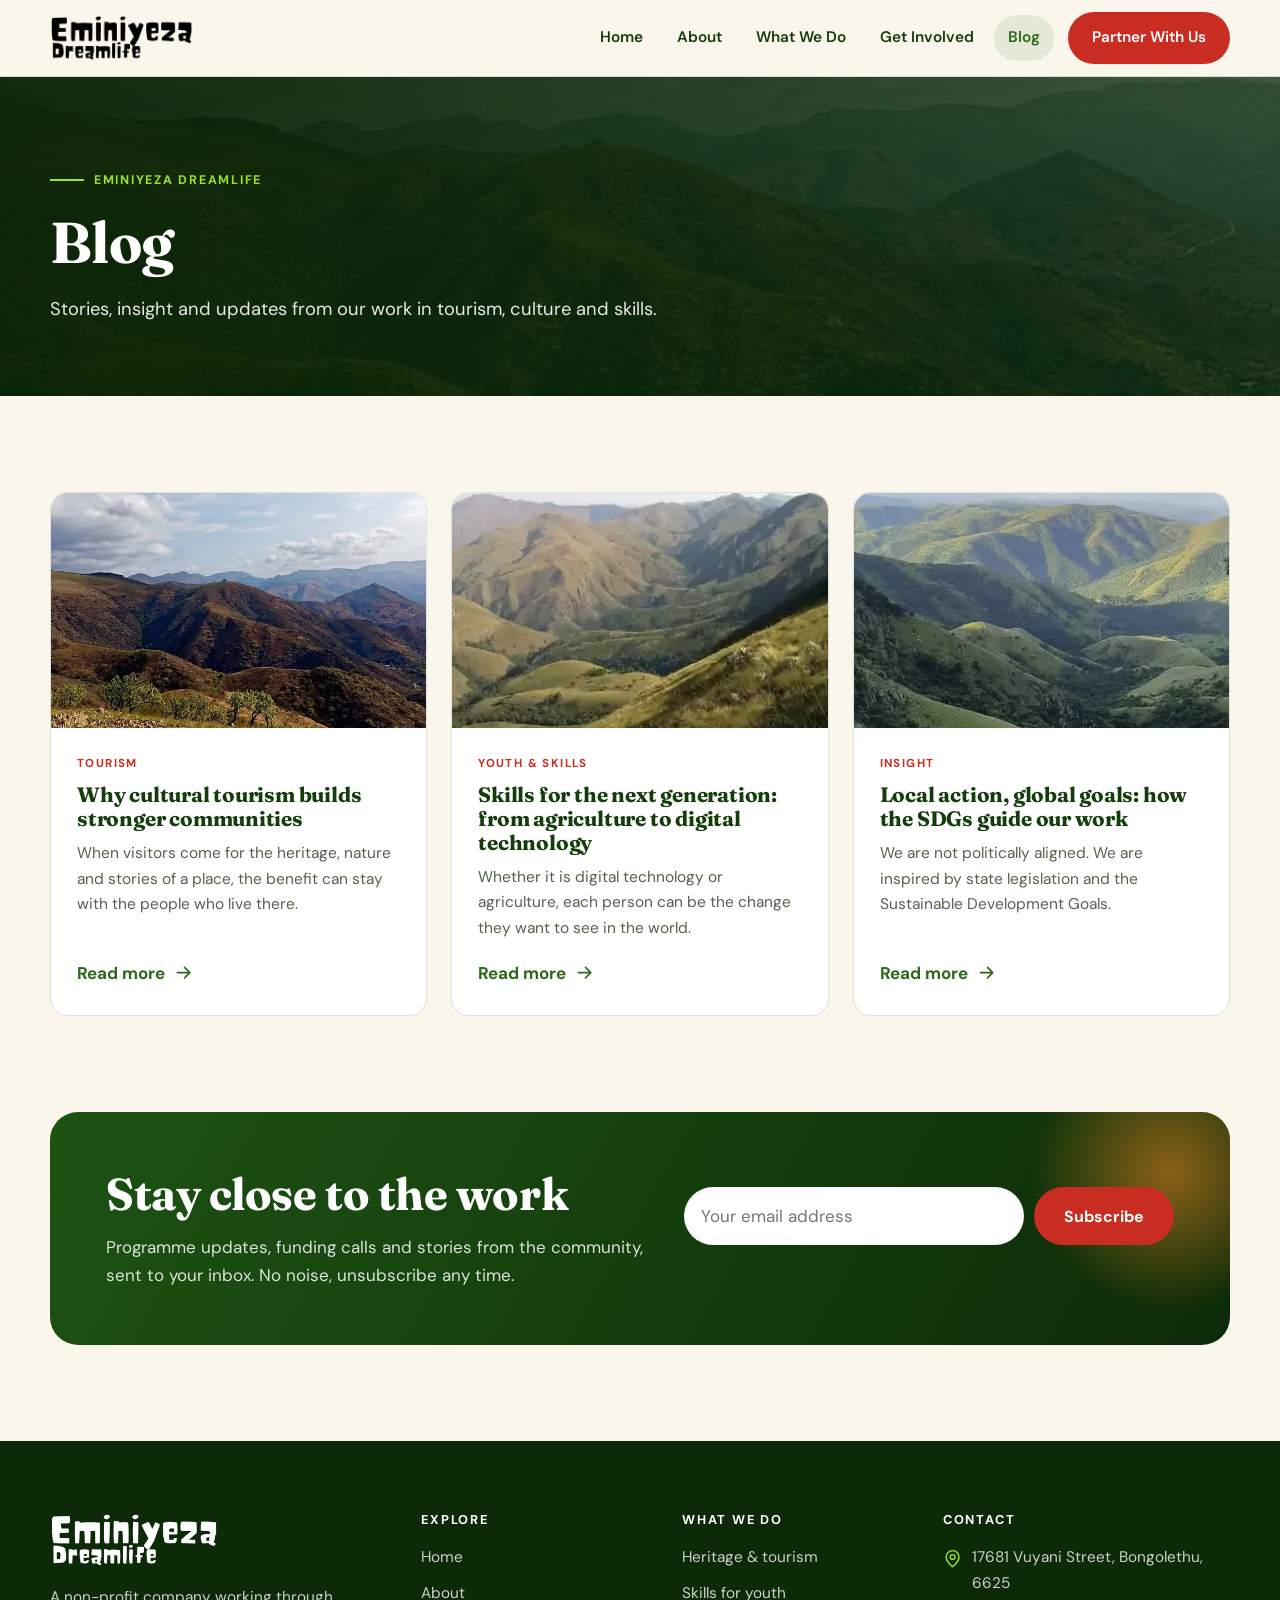
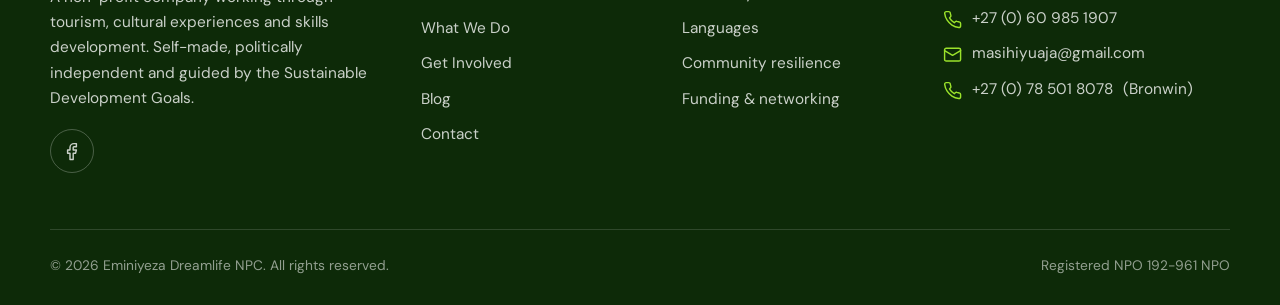
<file: blog.html>
<!doctype html>
<html lang="en" class="no-js">
<head>
<meta charset="utf-8">
<meta name="viewport" content="width=device-width, initial-scale=1">
<title>Blog | Eminiyeza Dreamlife</title>
<meta name="description" content="Articles on cultural tourism, youth skills and the Sustainable Development Goals from Eminiyeza Dreamlife.">
<meta name="theme-color" content="#143d0c">
<meta property="og:type" content="website">
<meta property="og:site_name" content="Eminiyeza Dreamlife">
<meta property="og:title" content="Blog | Eminiyeza Dreamlife">
<meta property="og:description" content="Articles on cultural tourism, youth skills and the Sustainable Development Goals from Eminiyeza Dreamlife.">
<meta property="og:image" content="assets/img/hero-mountains.webp">
<link rel="icon" type="image/png" href="assets/img/emblem.png">
<link rel="preconnect" href="https://fonts.googleapis.com">
<link rel="preconnect" href="https://fonts.gstatic.com" crossorigin>
<link href="https://fonts.googleapis.com/css2?family=DM+Sans:ital,opsz,wght@0,9..40,400;0,9..40,500;0,9..40,700;1,9..40,400&family=Fraunces:ital,opsz,wght@0,9..144,600;0,9..144,700;1,9..144,500&display=swap" rel="stylesheet">
<link rel="stylesheet" href="assets/css/style.css">

</head>
<body>
<a class="skip" href="#main">Skip to content</a>
<header class="site-header">
  <div class="wrap">
    <a class="brand" href="index.html" aria-label="Eminiyeza Dreamlife — home"><img src="assets/img/logo.png" alt="Eminiyeza Dreamlife" width="607" height="195"></a>
    <button class="menu-toggle" aria-label="Menu" aria-expanded="false" aria-controls="site-nav"><svg viewBox="0 0 24 24"><path d="M3 6h18M3 12h18M3 18h18"/></svg></button>
    <nav class="nav" id="site-nav" aria-label="Main">
<a href="index.html">Home</a>
<a href="about.html">About</a>
<a href="services.html">What We Do</a>
<a href="get-involved.html">Get Involved</a>
<a href="blog.html" aria-current="page">Blog</a>
<a class="btn" href="contact.html">Partner With Us</a>
    </nav>
  </div>
</header>
<main id="main">

<section class="page-hero" style="padding:0">
  <div class="hero__bg"><img src="assets/img/ridge-view.webp" alt="" width="1400" height="788"></div>
  <div class="wrap"><span class="eyebrow">Eminiyeza Dreamlife</span><h1>Blog</h1><p>Stories, insight and updates from our work in tourism, culture and skills.</p></div>
</section>
<section><div class="wrap"><div class="posts">
<article class="post reveal">
  <a href="why-cultural-tourism-builds-communities.html" tabindex="-1" aria-hidden="true"><img src="assets/img/ridge-view.webp" alt="" loading="lazy"></a>
  <div class="post__body"><span class="tag">Tourism</span>
  <h3><a href="why-cultural-tourism-builds-communities.html">Why cultural tourism builds stronger communities</a></h3>
  <p>When visitors come for the heritage, nature and stories of a place, the benefit can stay with the people who live there.</p>
  <a class="more" href="why-cultural-tourism-builds-communities.html">Read more <svg class="icon" viewBox="0 0 24 24" aria-hidden="true" focusable="false"><path d="M5 12h14M13 6l6 6-6 6"/></svg></a></div>
</article>
<article class="post reveal">
  <a href="skills-for-the-next-generation.html" tabindex="-1" aria-hidden="true"><img src="assets/img/hills-gold.webp" alt="" loading="lazy"></a>
  <div class="post__body"><span class="tag">Youth & Skills</span>
  <h3><a href="skills-for-the-next-generation.html">Skills for the next generation: from agriculture to digital technology</a></h3>
  <p>Whether it is digital technology or agriculture, each person can be the change they want to see in the world.</p>
  <a class="more" href="skills-for-the-next-generation.html">Read more <svg class="icon" viewBox="0 0 24 24" aria-hidden="true" focusable="false"><path d="M5 12h14M13 6l6 6-6 6"/></svg></a></div>
</article>
<article class="post reveal">
  <a href="sustainable-development-goals-local-action.html" tabindex="-1" aria-hidden="true"><img src="assets/img/valley-portrait.webp" alt="" loading="lazy"></a>
  <div class="post__body"><span class="tag">Insight</span>
  <h3><a href="sustainable-development-goals-local-action.html">Local action, global goals: how the SDGs guide our work</a></h3>
  <p>We are not politically aligned. We are inspired by state legislation and the Sustainable Development Goals.</p>
  <a class="more" href="sustainable-development-goals-local-action.html">Read more <svg class="icon" viewBox="0 0 24 24" aria-hidden="true" focusable="false"><path d="M5 12h14M13 6l6 6-6 6"/></svg></a></div>
</article>
</div></div></section>
<section style="padding-block:0 96px">
  <div class="wrap">
    <div class="newsletter reveal">
      <div>
        <h2>Stay close to the work</h2>
        <p>Programme updates, funding calls and stories from the community, sent to your inbox. No noise, unsubscribe any time.</p>
      </div>
      <form class="news-form-wrap" data-ajax data-endpoint="https://formsubmit.co/ajax/masihiyuaja@gmail.com" data-fallback="masihiyuaja@gmail.com" data-success="Thank you — you are on the list." novalidate style="position:relative;z-index:1">
        <div class="news-form">
          <label class="sr" for="nl-email" style="position:absolute;left:-9999px">Email address</label>
          <input id="nl-email" type="email" name="email" placeholder="Your email address" autocomplete="email" required>
          <div class="hp" aria-hidden="true"><input type="text" name="_honey" tabindex="-1" autocomplete="off"></div>
          <input type="hidden" name="_subject" value="Newsletter signup — Eminiyeza Dreamlife website">
          <input type="hidden" name="_captcha" value="false">
          <input type="hidden" name="form" value="Newsletter">
          <button class="btn" type="submit">Subscribe</button>
        </div>
        <p class="form-status" role="status" aria-live="polite"></p>
      </form>
    </div>
  </div>
</section>

</main>
<footer class="site-footer">
  <div class="wrap">
    <div class="footer-grid">
      <div>
        <img src="assets/img/logo-white.png" alt="Eminiyeza Dreamlife" width="607" height="195">
        <p>A non-profit company working through tourism, cultural experiences and skills development. Self-made, politically independent and guided by the Sustainable Development Goals.</p>
        <div class="social"><a href="https://facebook.com/groups/1527069571787101" aria-label="Eminiyeza Dreamlife on Facebook" target="_blank" rel="noopener"><svg class="icon" viewBox="0 0 24 24" aria-hidden="true" focusable="false"><path d="M18 2h-3a5 5 0 0 0-5 5v3H7v4h3v8h4v-8h3l1-4h-4V7a1 1 0 0 1 1-1h3z"/></svg></a></div>
      </div>
      <div><h4>Explore</h4><ul>
<li><a href="index.html">Home</a></li>
<li><a href="about.html">About</a></li>
<li><a href="services.html">What We Do</a></li>
<li><a href="get-involved.html">Get Involved</a></li>
<li><a href="blog.html">Blog</a></li>
<li><a href="contact.html">Contact</a></li>
</ul></div>
      <div><h4>What We Do</h4><ul>
<li><a href="services.html#tourism">Heritage &amp; tourism</a></li>
<li><a href="services.html#skills">Skills for youth</a></li>
<li><a href="services.html#languages">Languages</a></li>
<li><a href="services.html#resilience">Community resilience</a></li>
<li><a href="get-involved.html">Funding &amp; networking</a></li>
</ul></div>
      <div><h4>Contact</h4><ul>
<li><svg class="icon" viewBox="0 0 24 24" aria-hidden="true" focusable="false"><path d="M20 10c0 6-8 12-8 12s-8-6-8-12a8 8 0 0 1 16 0Z"/><circle cx="12" cy="10" r="3"/></svg><span>17681 Vuyani Street, Bongolethu, 6625</span></li>
<li><svg class="icon" viewBox="0 0 24 24" aria-hidden="true" focusable="false"><path d="M22 16.9v3a2 2 0 0 1-2.2 2 19.8 19.8 0 0 1-8.6-3.1 19.5 19.5 0 0 1-6-6A19.8 19.8 0 0 1 2.1 4.2 2 2 0 0 1 4.1 2h3a2 2 0 0 1 2 1.7c.1 1 .4 1.9.7 2.8a2 2 0 0 1-.5 2.1L8.1 9.9a16 16 0 0 0 6 6l1.3-1.3a2 2 0 0 1 2.1-.4c.9.3 1.8.6 2.8.7a2 2 0 0 1 1.7 2z"/></svg><a href="tel:+27609851907">+27 (0) 60 985 1907</a></li>
<li><svg class="icon" viewBox="0 0 24 24" aria-hidden="true" focusable="false"><rect x="2" y="4" width="20" height="16" rx="2"/><path d="m22 7-10 6L2 7"/></svg><a href="mailto:masihiyuaja@gmail.com">masihiyuaja@gmail.com</a></li>
<li><svg class="icon" viewBox="0 0 24 24" aria-hidden="true" focusable="false"><path d="M22 16.9v3a2 2 0 0 1-2.2 2 19.8 19.8 0 0 1-8.6-3.1 19.5 19.5 0 0 1-6-6A19.8 19.8 0 0 1 2.1 4.2 2 2 0 0 1 4.1 2h3a2 2 0 0 1 2 1.7c.1 1 .4 1.9.7 2.8a2 2 0 0 1-.5 2.1L8.1 9.9a16 16 0 0 0 6 6l1.3-1.3a2 2 0 0 1 2.1-.4c.9.3 1.8.6 2.8.7a2 2 0 0 1 1.7 2z"/></svg><a href="tel:+27785018078">+27 (0) 78 501 8078</a> (Bronwin)</li>
</ul></div>
    </div>
    <div class="footer-bottom">
      <span>&copy; <span id="year">2026</span> Eminiyeza Dreamlife NPC. All rights reserved.</span>
      <span>Registered NPO 192-961 NPO</span>
    </div>
  </div>
</footer>
<script src="assets/js/main.js" defer></script>
</body>
</html>
</file>
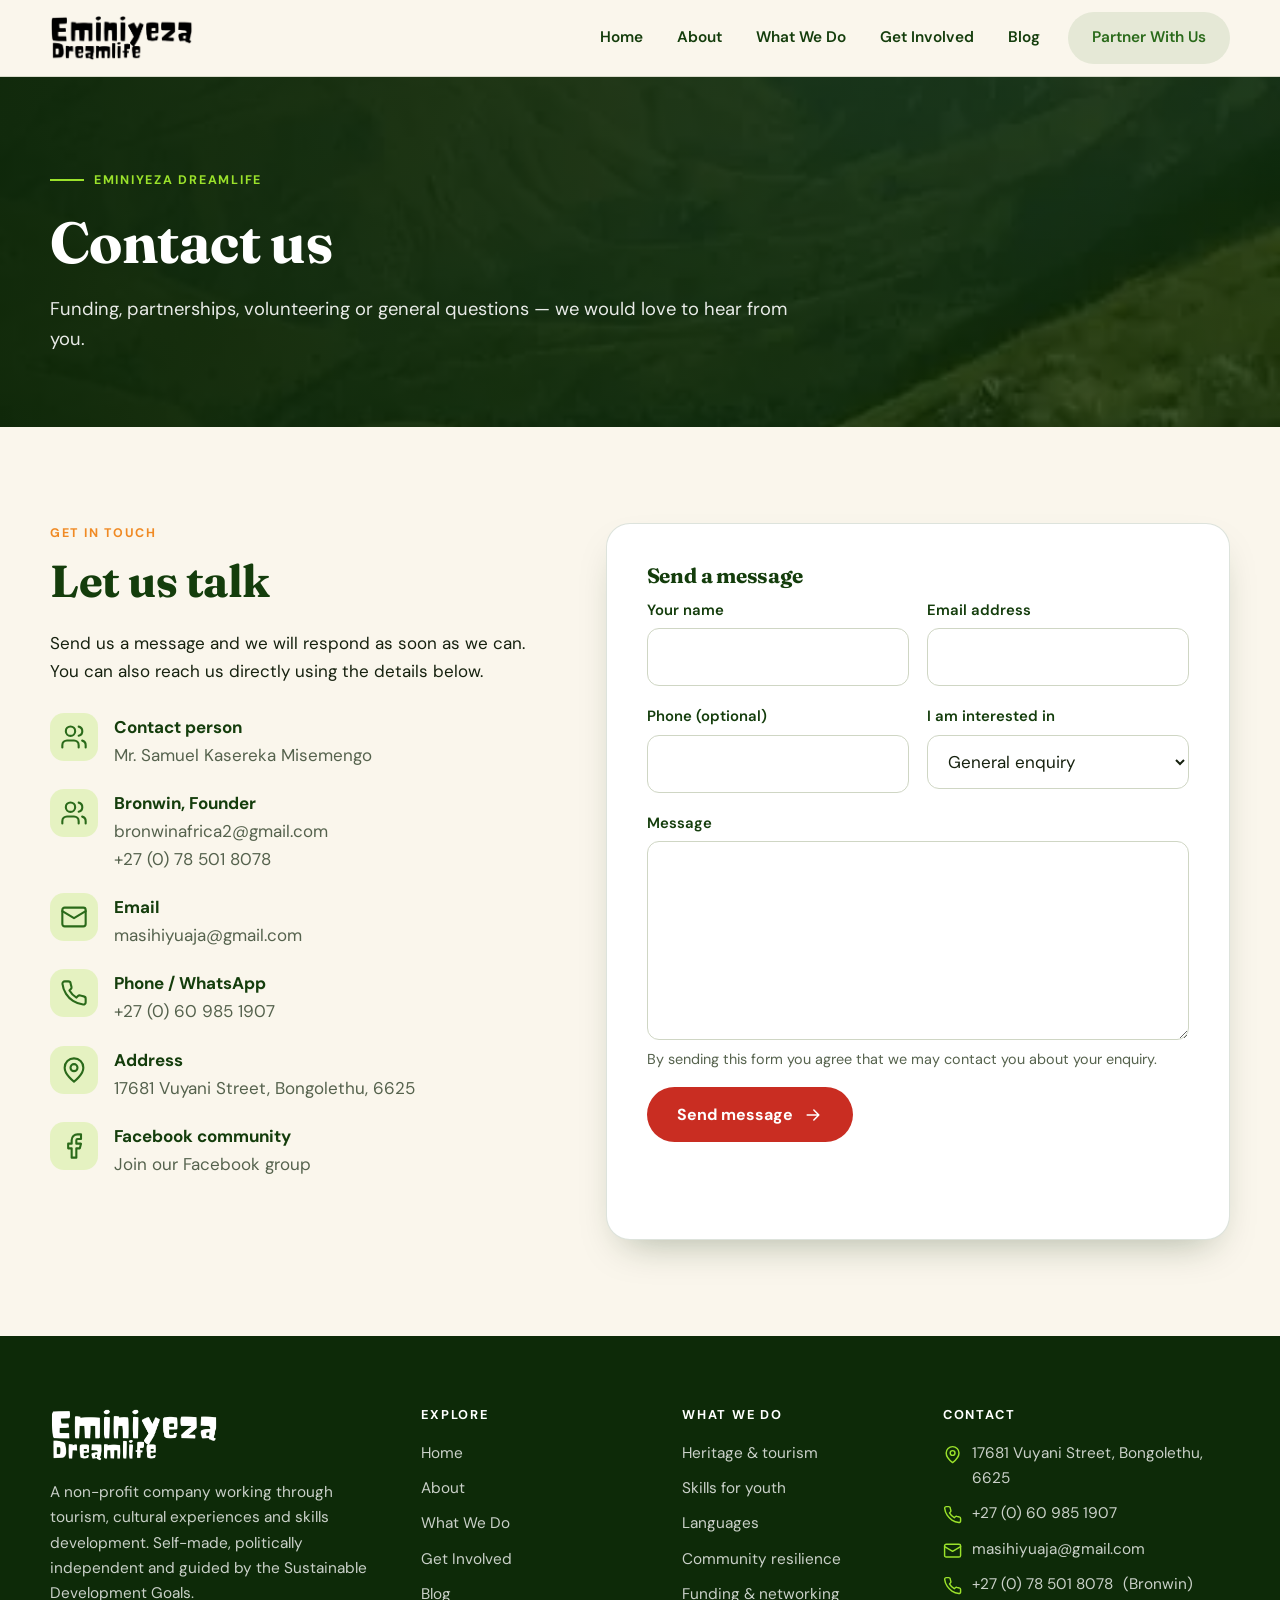
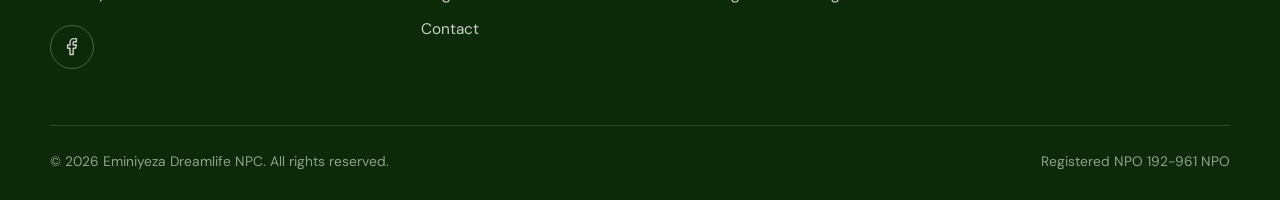
<file: contact.html>
<!doctype html>
<html lang="en" class="no-js">
<head>
<meta charset="utf-8">
<meta name="viewport" content="width=device-width, initial-scale=1">
<title>Contact Us | Eminiyeza Dreamlife</title>
<meta name="description" content="Contact Eminiyeza Dreamlife about funding, partnerships, volunteering or tourism and skills programmes.">
<meta name="theme-color" content="#143d0c">
<meta property="og:type" content="website">
<meta property="og:site_name" content="Eminiyeza Dreamlife">
<meta property="og:title" content="Contact Us | Eminiyeza Dreamlife">
<meta property="og:description" content="Contact Eminiyeza Dreamlife about funding, partnerships, volunteering or tourism and skills programmes.">
<meta property="og:image" content="assets/img/hero-mountains.webp">
<link rel="icon" type="image/png" href="assets/img/emblem.png">
<link rel="preconnect" href="https://fonts.googleapis.com">
<link rel="preconnect" href="https://fonts.gstatic.com" crossorigin>
<link href="https://fonts.googleapis.com/css2?family=DM+Sans:ital,opsz,wght@0,9..40,400;0,9..40,500;0,9..40,700;1,9..40,400&family=Fraunces:ital,opsz,wght@0,9..144,600;0,9..144,700;1,9..144,500&display=swap" rel="stylesheet">
<link rel="stylesheet" href="assets/css/style.css">

</head>
<body>
<a class="skip" href="#main">Skip to content</a>
<header class="site-header">
  <div class="wrap">
    <a class="brand" href="index.html" aria-label="Eminiyeza Dreamlife — home"><img src="assets/img/logo.png" alt="Eminiyeza Dreamlife" width="607" height="195"></a>
    <button class="menu-toggle" aria-label="Menu" aria-expanded="false" aria-controls="site-nav"><svg viewBox="0 0 24 24"><path d="M3 6h18M3 12h18M3 18h18"/></svg></button>
    <nav class="nav" id="site-nav" aria-label="Main">
<a href="index.html">Home</a>
<a href="about.html">About</a>
<a href="services.html">What We Do</a>
<a href="get-involved.html">Get Involved</a>
<a href="blog.html">Blog</a>
<a class="btn" href="contact.html" aria-current="page">Partner With Us</a>
    </nav>
  </div>
</header>
<main id="main">

<section class="page-hero" style="padding:0">
  <div class="hero__bg"><img src="assets/img/hills-gold.webp" alt="" width="1400" height="788"></div>
  <div class="wrap"><span class="eyebrow">Eminiyeza Dreamlife</span><h1>Contact us</h1><p>Funding, partnerships, volunteering or general questions — we would love to hear from you.</p></div>
</section>
<section>
  <div class="wrap contact-grid">
    <div class="reveal">
      <span class="kicker">Get in touch</span>
      <h2>Let us talk</h2>
      <p>Send us a message and we will respond as soon as we can. You can also reach us directly using the details below.</p>
      <ul class="contact-list">
        <li><div class="card__icon"><svg class="icon" viewBox="0 0 24 24" aria-hidden="true" focusable="false"><path d="M16 21v-2a4 4 0 0 0-4-4H6a4 4 0 0 0-4 4v2"/><circle cx="9" cy="7" r="4"/><path d="M22 21v-2a4 4 0 0 0-3-3.9M16 3.1a4 4 0 0 1 0 7.8"/></svg></div><div><strong>Contact person</strong><span>Mr. Samuel Kasereka Misemengo</span></div></li>
        <li><div class="card__icon"><svg class="icon" viewBox="0 0 24 24" aria-hidden="true" focusable="false"><path d="M16 21v-2a4 4 0 0 0-4-4H6a4 4 0 0 0-4 4v2"/><circle cx="9" cy="7" r="4"/><path d="M22 21v-2a4 4 0 0 0-3-3.9M16 3.1a4 4 0 0 1 0 7.8"/></svg></div><div><strong>Bronwin, Founder</strong><a href="mailto:bronwinafrica2@gmail.com">bronwinafrica2@gmail.com</a><br><a href="tel:+27785018078">+27 (0) 78 501 8078</a></div></li>
        <li><div class="card__icon"><svg class="icon" viewBox="0 0 24 24" aria-hidden="true" focusable="false"><rect x="2" y="4" width="20" height="16" rx="2"/><path d="m22 7-10 6L2 7"/></svg></div><div><strong>Email</strong><a href="mailto:masihiyuaja@gmail.com">masihiyuaja@gmail.com</a></div></li>
        <li><div class="card__icon"><svg class="icon" viewBox="0 0 24 24" aria-hidden="true" focusable="false"><path d="M22 16.9v3a2 2 0 0 1-2.2 2 19.8 19.8 0 0 1-8.6-3.1 19.5 19.5 0 0 1-6-6A19.8 19.8 0 0 1 2.1 4.2 2 2 0 0 1 4.1 2h3a2 2 0 0 1 2 1.7c.1 1 .4 1.9.7 2.8a2 2 0 0 1-.5 2.1L8.1 9.9a16 16 0 0 0 6 6l1.3-1.3a2 2 0 0 1 2.1-.4c.9.3 1.8.6 2.8.7a2 2 0 0 1 1.7 2z"/></svg></div><div><strong>Phone / WhatsApp</strong><a href="tel:+27609851907">+27 (0) 60 985 1907</a></div></li>
        <li><div class="card__icon"><svg class="icon" viewBox="0 0 24 24" aria-hidden="true" focusable="false"><path d="M20 10c0 6-8 12-8 12s-8-6-8-12a8 8 0 0 1 16 0Z"/><circle cx="12" cy="10" r="3"/></svg></div><div><strong>Address</strong><a href="https://www.google.com/maps/search/?api=1&query=17681+Vuyani+Street+Bongolethu+6625" target="_blank" rel="noopener">17681 Vuyani Street, Bongolethu, 6625</a></div></li>
        <li><div class="card__icon"><svg class="icon" viewBox="0 0 24 24" aria-hidden="true" focusable="false"><path d="M18 2h-3a5 5 0 0 0-5 5v3H7v4h3v8h4v-8h3l1-4h-4V7a1 1 0 0 1 1-1h3z"/></svg></div><div><strong>Facebook community</strong><a href="https://facebook.com/groups/1527069571787101" target="_blank" rel="noopener">Join our Facebook group</a></div></li>
      </ul>
    </div>
    <div class="panel reveal">
      <h3>Send a message</h3>
      <form data-ajax data-endpoint="https://formsubmit.co/ajax/masihiyuaja@gmail.com" data-fallback="masihiyuaja@gmail.com" data-success="Thank you — your message has been sent. We will be in touch soon." novalidate>
        <div class="form-grid">
          <div><label for="name">Your name</label><input id="name" name="name" autocomplete="name" required></div>
          <div><label for="email">Email address</label><input id="email" type="email" name="email" autocomplete="email" required></div>
          <div><label for="phone">Phone (optional)</label><input id="phone" type="tel" name="phone" autocomplete="tel"></div>
          <div><label for="topic">I am interested in</label>
            <select id="topic" name="topic"><option>General enquiry</option><option>Funding / sponsorship</option><option>Partnership / networking</option><option>Volunteering</option><option>Tourism &amp; cultural experiences</option><option>Skills training</option></select></div>
          <div class="full"><label for="message">Message</label><textarea id="message" name="message" rows="6" required></textarea></div>
        </div>
        <div class="hp" aria-hidden="true"><input type="text" name="_honey" tabindex="-1" autocomplete="off"></div>
        <input type="hidden" name="_subject" value="New website enquiry — Eminiyeza Dreamlife">
        <input type="hidden" name="_captcha" value="false">
        <input type="hidden" name="form" value="Contact">
        <p class="form-note">By sending this form you agree that we may contact you about your enquiry.</p>
        <button class="btn" type="submit">Send message <svg class="icon" viewBox="0 0 24 24" aria-hidden="true" focusable="false"><path d="M5 12h14M13 6l6 6-6 6"/></svg></button>
        <p class="form-status" role="status" aria-live="polite"></p>
      </form>
    </div>
  </div>
</section>

</main>
<footer class="site-footer">
  <div class="wrap">
    <div class="footer-grid">
      <div>
        <img src="assets/img/logo-white.png" alt="Eminiyeza Dreamlife" width="607" height="195">
        <p>A non-profit company working through tourism, cultural experiences and skills development. Self-made, politically independent and guided by the Sustainable Development Goals.</p>
        <div class="social"><a href="https://facebook.com/groups/1527069571787101" aria-label="Eminiyeza Dreamlife on Facebook" target="_blank" rel="noopener"><svg class="icon" viewBox="0 0 24 24" aria-hidden="true" focusable="false"><path d="M18 2h-3a5 5 0 0 0-5 5v3H7v4h3v8h4v-8h3l1-4h-4V7a1 1 0 0 1 1-1h3z"/></svg></a></div>
      </div>
      <div><h4>Explore</h4><ul>
<li><a href="index.html">Home</a></li>
<li><a href="about.html">About</a></li>
<li><a href="services.html">What We Do</a></li>
<li><a href="get-involved.html">Get Involved</a></li>
<li><a href="blog.html">Blog</a></li>
<li><a href="contact.html">Contact</a></li>
</ul></div>
      <div><h4>What We Do</h4><ul>
<li><a href="services.html#tourism">Heritage &amp; tourism</a></li>
<li><a href="services.html#skills">Skills for youth</a></li>
<li><a href="services.html#languages">Languages</a></li>
<li><a href="services.html#resilience">Community resilience</a></li>
<li><a href="get-involved.html">Funding &amp; networking</a></li>
</ul></div>
      <div><h4>Contact</h4><ul>
<li><svg class="icon" viewBox="0 0 24 24" aria-hidden="true" focusable="false"><path d="M20 10c0 6-8 12-8 12s-8-6-8-12a8 8 0 0 1 16 0Z"/><circle cx="12" cy="10" r="3"/></svg><span>17681 Vuyani Street, Bongolethu, 6625</span></li>
<li><svg class="icon" viewBox="0 0 24 24" aria-hidden="true" focusable="false"><path d="M22 16.9v3a2 2 0 0 1-2.2 2 19.8 19.8 0 0 1-8.6-3.1 19.5 19.5 0 0 1-6-6A19.8 19.8 0 0 1 2.1 4.2 2 2 0 0 1 4.1 2h3a2 2 0 0 1 2 1.7c.1 1 .4 1.9.7 2.8a2 2 0 0 1-.5 2.1L8.1 9.9a16 16 0 0 0 6 6l1.3-1.3a2 2 0 0 1 2.1-.4c.9.3 1.8.6 2.8.7a2 2 0 0 1 1.7 2z"/></svg><a href="tel:+27609851907">+27 (0) 60 985 1907</a></li>
<li><svg class="icon" viewBox="0 0 24 24" aria-hidden="true" focusable="false"><rect x="2" y="4" width="20" height="16" rx="2"/><path d="m22 7-10 6L2 7"/></svg><a href="mailto:masihiyuaja@gmail.com">masihiyuaja@gmail.com</a></li>
<li><svg class="icon" viewBox="0 0 24 24" aria-hidden="true" focusable="false"><path d="M22 16.9v3a2 2 0 0 1-2.2 2 19.8 19.8 0 0 1-8.6-3.1 19.5 19.5 0 0 1-6-6A19.8 19.8 0 0 1 2.1 4.2 2 2 0 0 1 4.1 2h3a2 2 0 0 1 2 1.7c.1 1 .4 1.9.7 2.8a2 2 0 0 1-.5 2.1L8.1 9.9a16 16 0 0 0 6 6l1.3-1.3a2 2 0 0 1 2.1-.4c.9.3 1.8.6 2.8.7a2 2 0 0 1 1.7 2z"/></svg><a href="tel:+27785018078">+27 (0) 78 501 8078</a> (Bronwin)</li>
</ul></div>
    </div>
    <div class="footer-bottom">
      <span>&copy; <span id="year">2026</span> Eminiyeza Dreamlife NPC. All rights reserved.</span>
      <span>Registered NPO 192-961 NPO</span>
    </div>
  </div>
</footer>
<script src="assets/js/main.js" defer></script>
</body>
</html>
</file>
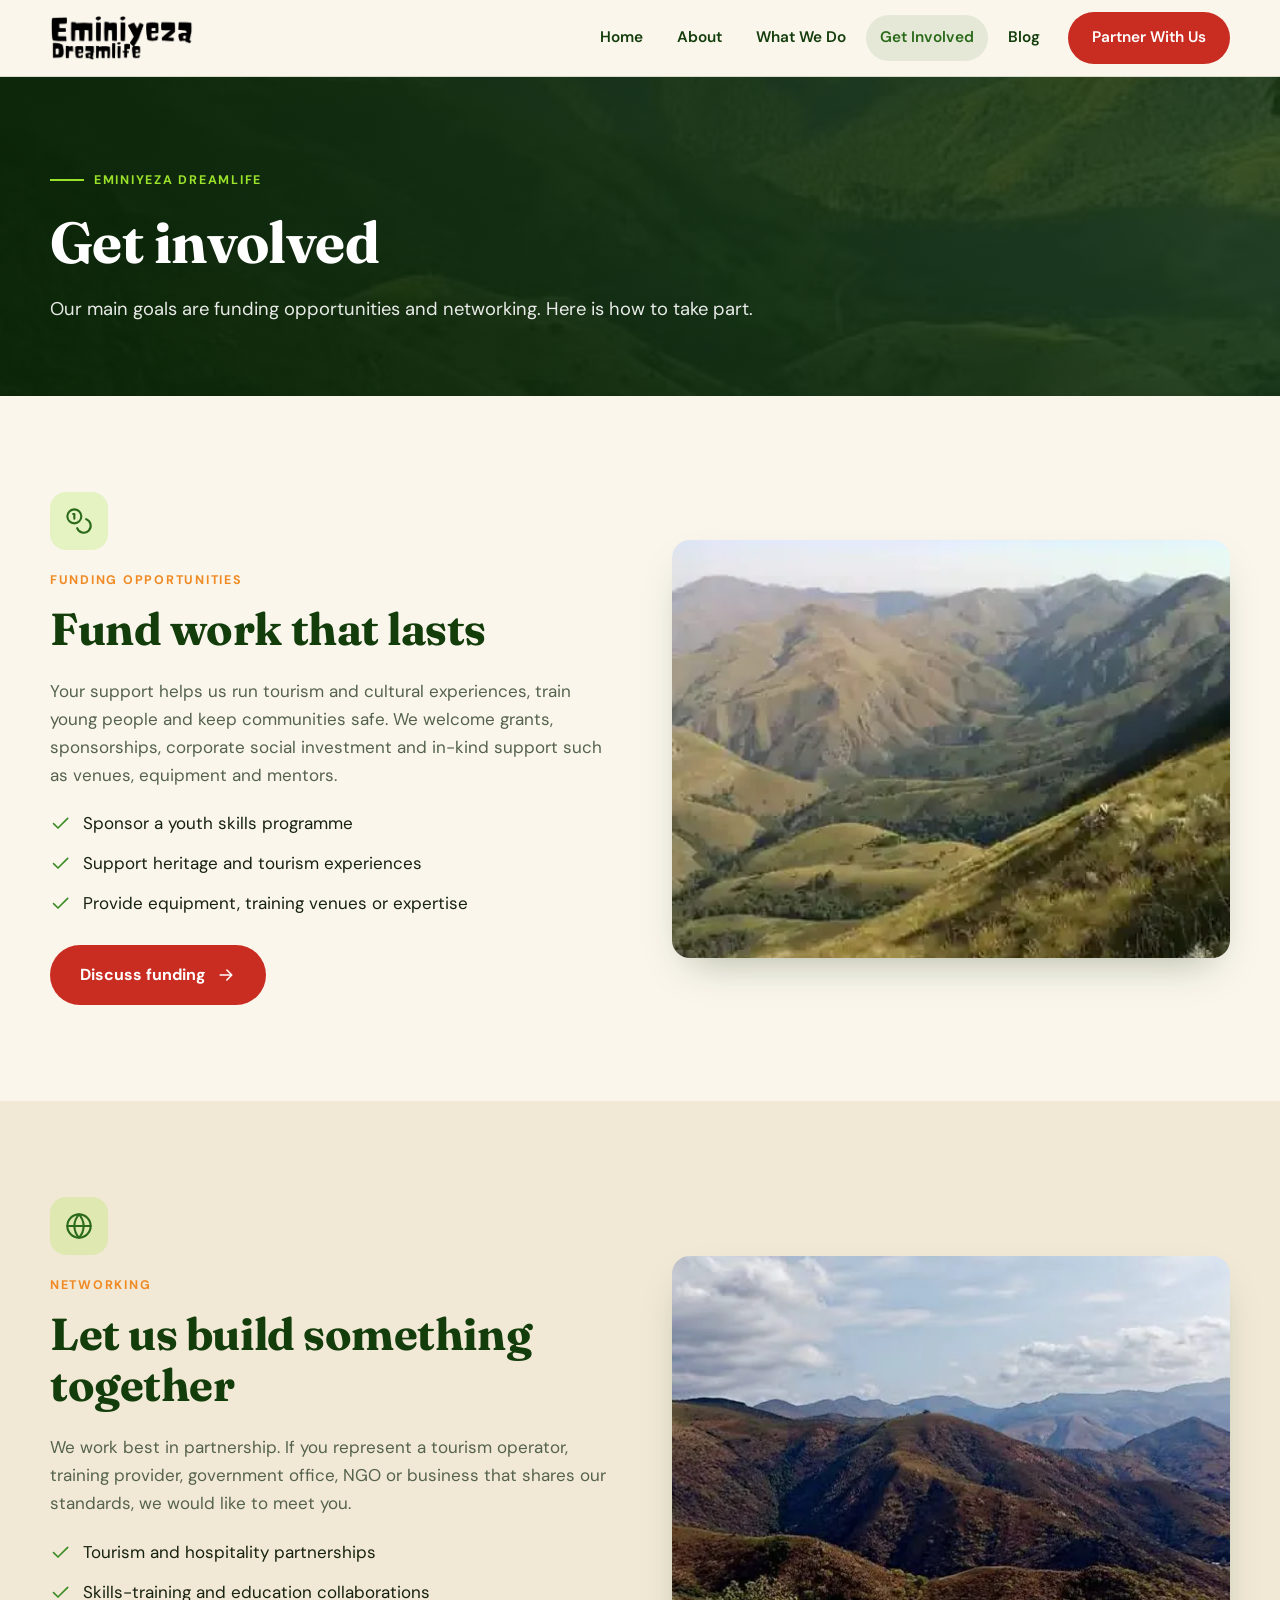
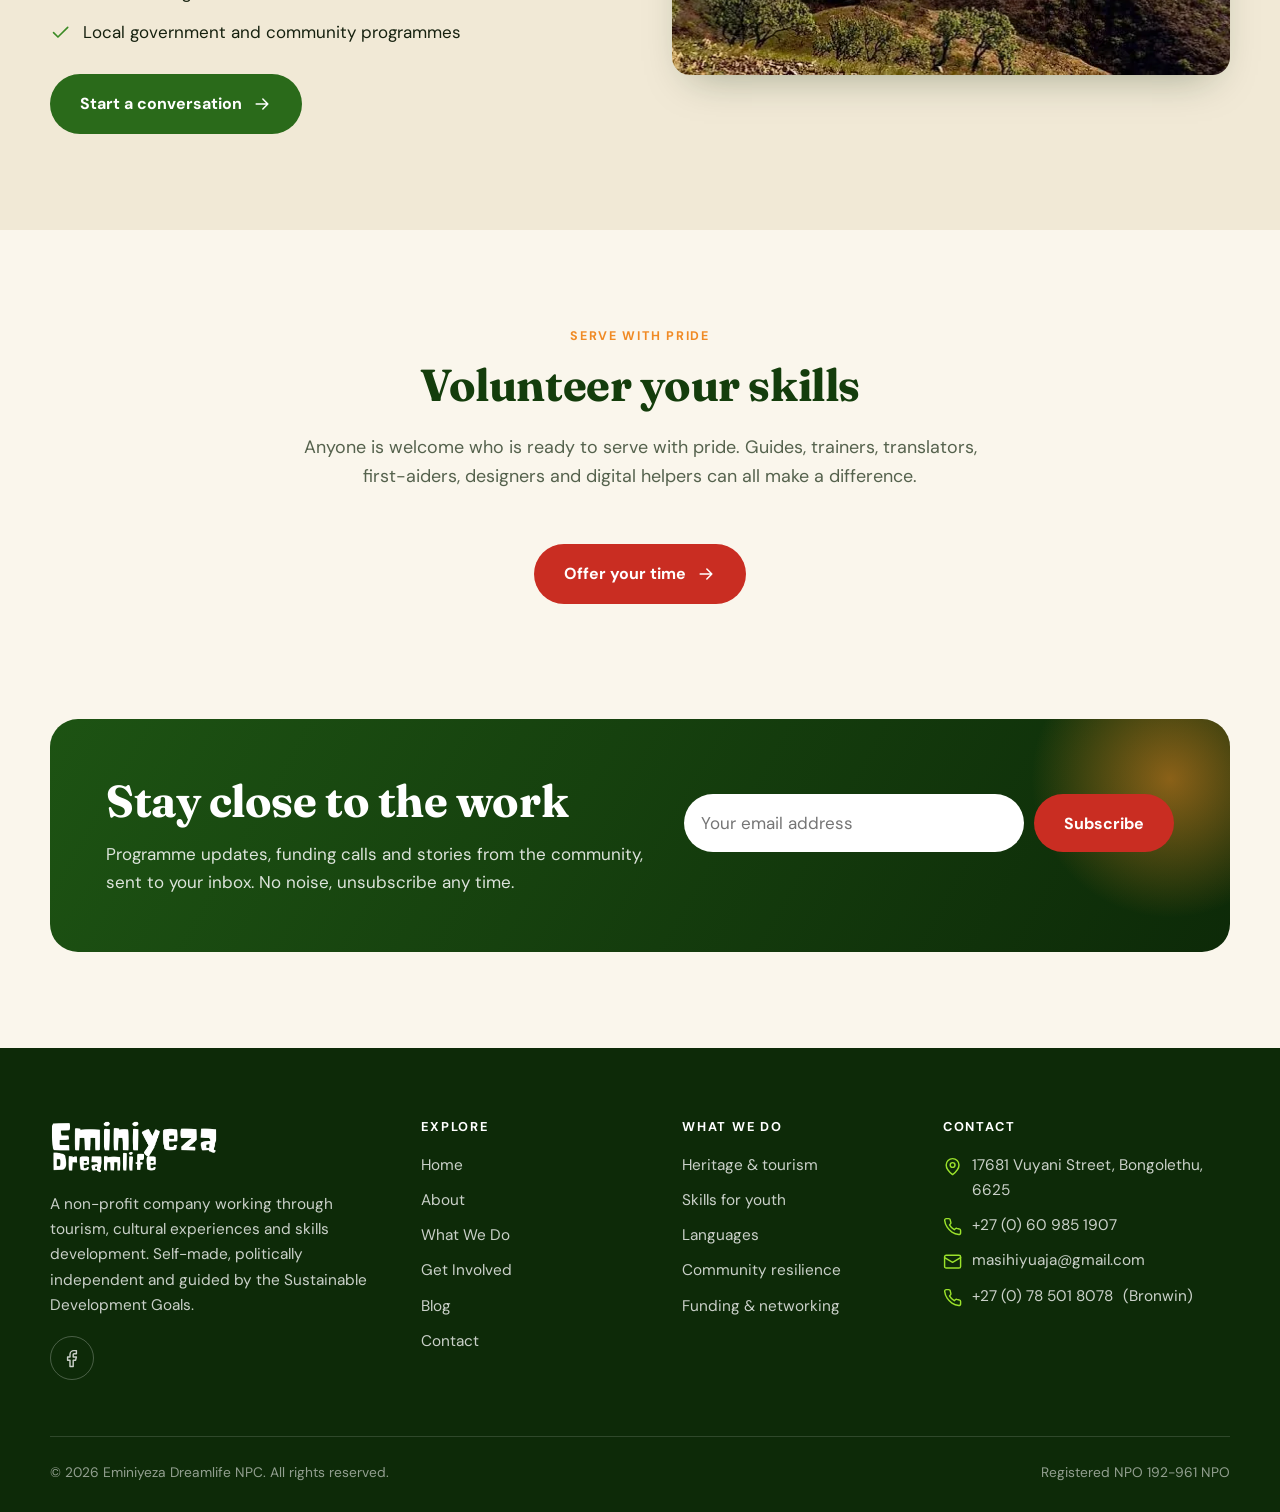
<file: get-involved.html>
<!doctype html>
<html lang="en" class="no-js">
<head>
<meta charset="utf-8">
<meta name="viewport" content="width=device-width, initial-scale=1">
<title>Get Involved | Eminiyeza Dreamlife</title>
<meta name="description" content="Fund our programmes, join our network or volunteer your skills with Eminiyeza Dreamlife.">
<meta name="theme-color" content="#143d0c">
<meta property="og:type" content="website">
<meta property="og:site_name" content="Eminiyeza Dreamlife">
<meta property="og:title" content="Get Involved | Eminiyeza Dreamlife">
<meta property="og:description" content="Fund our programmes, join our network or volunteer your skills with Eminiyeza Dreamlife.">
<meta property="og:image" content="assets/img/hero-mountains.webp">
<link rel="icon" type="image/png" href="assets/img/emblem.png">
<link rel="preconnect" href="https://fonts.googleapis.com">
<link rel="preconnect" href="https://fonts.gstatic.com" crossorigin>
<link href="https://fonts.googleapis.com/css2?family=DM+Sans:ital,opsz,wght@0,9..40,400;0,9..40,500;0,9..40,700;1,9..40,400&family=Fraunces:ital,opsz,wght@0,9..144,600;0,9..144,700;1,9..144,500&display=swap" rel="stylesheet">
<link rel="stylesheet" href="assets/css/style.css">

</head>
<body>
<a class="skip" href="#main">Skip to content</a>
<header class="site-header">
  <div class="wrap">
    <a class="brand" href="index.html" aria-label="Eminiyeza Dreamlife — home"><img src="assets/img/logo.png" alt="Eminiyeza Dreamlife" width="607" height="195"></a>
    <button class="menu-toggle" aria-label="Menu" aria-expanded="false" aria-controls="site-nav"><svg viewBox="0 0 24 24"><path d="M3 6h18M3 12h18M3 18h18"/></svg></button>
    <nav class="nav" id="site-nav" aria-label="Main">
<a href="index.html">Home</a>
<a href="about.html">About</a>
<a href="services.html">What We Do</a>
<a href="get-involved.html" aria-current="page">Get Involved</a>
<a href="blog.html">Blog</a>
<a class="btn" href="contact.html">Partner With Us</a>
    </nav>
  </div>
</header>
<main id="main">

<section class="page-hero" style="padding:0">
  <div class="hero__bg"><img src="assets/img/valley-portrait.webp" alt="" width="1400" height="788"></div>
  <div class="wrap"><span class="eyebrow">Eminiyeza Dreamlife</span><h1>Get involved</h1><p>Our main goals are funding opportunities and networking. Here is how to take part.</p></div>
</section>

<section id="fund">
  <div class="wrap split">
    <div class="split__body reveal">
      <div class="card__icon"><svg class="icon" viewBox="0 0 24 24" aria-hidden="true" focusable="false"><circle cx="8" cy="8" r="6"/><path d="M18.1 10.4A6 6 0 1 1 10.4 18.1M7 6h1v4"/></svg></div>
      <span class="kicker">Funding opportunities</span>
      <h2>Fund work that lasts</h2>
      <p>Your support helps us run tourism and cultural experiences, train young people and keep communities safe. We welcome grants, sponsorships, corporate social investment and in-kind support such as venues, equipment and mentors.</p>
      <ul class="checks">
        <li><svg class="icon" viewBox="0 0 24 24" aria-hidden="true" focusable="false"><path d="M20 6 9 17l-5-5"/></svg><span>Sponsor a youth skills programme</span></li>
        <li><svg class="icon" viewBox="0 0 24 24" aria-hidden="true" focusable="false"><path d="M20 6 9 17l-5-5"/></svg><span>Support heritage and tourism experiences</span></li>
        <li><svg class="icon" viewBox="0 0 24 24" aria-hidden="true" focusable="false"><path d="M20 6 9 17l-5-5"/></svg><span>Provide equipment, training venues or expertise</span></li>
      </ul>
      <a class="btn" href="contact.html">Discuss funding <svg class="icon" viewBox="0 0 24 24" aria-hidden="true" focusable="false"><path d="M5 12h14M13 6l6 6-6 6"/></svg></a>
    </div>
    <div class="split__media reveal"><img src="assets/img/hills-gold.webp" alt="Golden hills" loading="lazy" style="aspect-ratio:4/3"></div>
  </div>
</section>

<section id="network" class="bg-sand">
  <div class="wrap split split--rev">
    <div class="split__body reveal">
      <div class="card__icon"><svg class="icon" viewBox="0 0 24 24" aria-hidden="true" focusable="false"><circle cx="12" cy="12" r="10"/><path d="M2 12h20M12 2a15.3 15.3 0 0 1 4 10 15.3 15.3 0 0 1-4 10 15.3 15.3 0 0 1-4-10 15.3 15.3 0 0 1 4-10z"/></svg></div>
      <span class="kicker">Networking</span>
      <h2>Let us build something together</h2>
      <p>We work best in partnership. If you represent a tourism operator, training provider, government office, NGO or business that shares our standards, we would like to meet you.</p>
      <ul class="checks">
        <li><svg class="icon" viewBox="0 0 24 24" aria-hidden="true" focusable="false"><path d="M20 6 9 17l-5-5"/></svg><span>Tourism and hospitality partnerships</span></li>
        <li><svg class="icon" viewBox="0 0 24 24" aria-hidden="true" focusable="false"><path d="M20 6 9 17l-5-5"/></svg><span>Skills-training and education collaborations</span></li>
        <li><svg class="icon" viewBox="0 0 24 24" aria-hidden="true" focusable="false"><path d="M20 6 9 17l-5-5"/></svg><span>Local government and community programmes</span></li>
      </ul>
      <a class="btn btn--green" href="contact.html">Start a conversation <svg class="icon" viewBox="0 0 24 24" aria-hidden="true" focusable="false"><path d="M5 12h14M13 6l6 6-6 6"/></svg></a>
    </div>
    <div class="split__media reveal"><img src="assets/img/ridge-view.webp" alt="Mountain ridges" loading="lazy" style="aspect-ratio:4/3"></div>
  </div>
</section>

<section>
  <div class="wrap">
    <div class="section-head center reveal"><span class="kicker">Serve with pride</span><h2>Volunteer your skills</h2><p>Anyone is welcome who is ready to serve with pride. Guides, trainers, translators, first-aiders, designers and digital helpers can all make a difference.</p></div>
    <p style="text-align:center" class="reveal"><a class="btn" href="contact.html">Offer your time <svg class="icon" viewBox="0 0 24 24" aria-hidden="true" focusable="false"><path d="M5 12h14M13 6l6 6-6 6"/></svg></a></p>
  </div>
</section>

<section style="padding-block:0 96px">
  <div class="wrap">
    <div class="newsletter reveal">
      <div>
        <h2>Stay close to the work</h2>
        <p>Programme updates, funding calls and stories from the community, sent to your inbox. No noise, unsubscribe any time.</p>
      </div>
      <form class="news-form-wrap" data-ajax data-endpoint="https://formsubmit.co/ajax/masihiyuaja@gmail.com" data-fallback="masihiyuaja@gmail.com" data-success="Thank you — you are on the list." novalidate style="position:relative;z-index:1">
        <div class="news-form">
          <label class="sr" for="nl-email" style="position:absolute;left:-9999px">Email address</label>
          <input id="nl-email" type="email" name="email" placeholder="Your email address" autocomplete="email" required>
          <div class="hp" aria-hidden="true"><input type="text" name="_honey" tabindex="-1" autocomplete="off"></div>
          <input type="hidden" name="_subject" value="Newsletter signup — Eminiyeza Dreamlife website">
          <input type="hidden" name="_captcha" value="false">
          <input type="hidden" name="form" value="Newsletter">
          <button class="btn" type="submit">Subscribe</button>
        </div>
        <p class="form-status" role="status" aria-live="polite"></p>
      </form>
    </div>
  </div>
</section>

</main>
<footer class="site-footer">
  <div class="wrap">
    <div class="footer-grid">
      <div>
        <img src="assets/img/logo-white.png" alt="Eminiyeza Dreamlife" width="607" height="195">
        <p>A non-profit company working through tourism, cultural experiences and skills development. Self-made, politically independent and guided by the Sustainable Development Goals.</p>
        <div class="social"><a href="https://facebook.com/groups/1527069571787101" aria-label="Eminiyeza Dreamlife on Facebook" target="_blank" rel="noopener"><svg class="icon" viewBox="0 0 24 24" aria-hidden="true" focusable="false"><path d="M18 2h-3a5 5 0 0 0-5 5v3H7v4h3v8h4v-8h3l1-4h-4V7a1 1 0 0 1 1-1h3z"/></svg></a></div>
      </div>
      <div><h4>Explore</h4><ul>
<li><a href="index.html">Home</a></li>
<li><a href="about.html">About</a></li>
<li><a href="services.html">What We Do</a></li>
<li><a href="get-involved.html">Get Involved</a></li>
<li><a href="blog.html">Blog</a></li>
<li><a href="contact.html">Contact</a></li>
</ul></div>
      <div><h4>What We Do</h4><ul>
<li><a href="services.html#tourism">Heritage &amp; tourism</a></li>
<li><a href="services.html#skills">Skills for youth</a></li>
<li><a href="services.html#languages">Languages</a></li>
<li><a href="services.html#resilience">Community resilience</a></li>
<li><a href="get-involved.html">Funding &amp; networking</a></li>
</ul></div>
      <div><h4>Contact</h4><ul>
<li><svg class="icon" viewBox="0 0 24 24" aria-hidden="true" focusable="false"><path d="M20 10c0 6-8 12-8 12s-8-6-8-12a8 8 0 0 1 16 0Z"/><circle cx="12" cy="10" r="3"/></svg><span>17681 Vuyani Street, Bongolethu, 6625</span></li>
<li><svg class="icon" viewBox="0 0 24 24" aria-hidden="true" focusable="false"><path d="M22 16.9v3a2 2 0 0 1-2.2 2 19.8 19.8 0 0 1-8.6-3.1 19.5 19.5 0 0 1-6-6A19.8 19.8 0 0 1 2.1 4.2 2 2 0 0 1 4.1 2h3a2 2 0 0 1 2 1.7c.1 1 .4 1.9.7 2.8a2 2 0 0 1-.5 2.1L8.1 9.9a16 16 0 0 0 6 6l1.3-1.3a2 2 0 0 1 2.1-.4c.9.3 1.8.6 2.8.7a2 2 0 0 1 1.7 2z"/></svg><a href="tel:+27609851907">+27 (0) 60 985 1907</a></li>
<li><svg class="icon" viewBox="0 0 24 24" aria-hidden="true" focusable="false"><rect x="2" y="4" width="20" height="16" rx="2"/><path d="m22 7-10 6L2 7"/></svg><a href="mailto:masihiyuaja@gmail.com">masihiyuaja@gmail.com</a></li>
<li><svg class="icon" viewBox="0 0 24 24" aria-hidden="true" focusable="false"><path d="M22 16.9v3a2 2 0 0 1-2.2 2 19.8 19.8 0 0 1-8.6-3.1 19.5 19.5 0 0 1-6-6A19.8 19.8 0 0 1 2.1 4.2 2 2 0 0 1 4.1 2h3a2 2 0 0 1 2 1.7c.1 1 .4 1.9.7 2.8a2 2 0 0 1-.5 2.1L8.1 9.9a16 16 0 0 0 6 6l1.3-1.3a2 2 0 0 1 2.1-.4c.9.3 1.8.6 2.8.7a2 2 0 0 1 1.7 2z"/></svg><a href="tel:+27785018078">+27 (0) 78 501 8078</a> (Bronwin)</li>
</ul></div>
    </div>
    <div class="footer-bottom">
      <span>&copy; <span id="year">2026</span> Eminiyeza Dreamlife NPC. All rights reserved.</span>
      <span>Registered NPO 192-961 NPO</span>
    </div>
  </div>
</footer>
<script src="assets/js/main.js" defer></script>
</body>
</html>
</file>
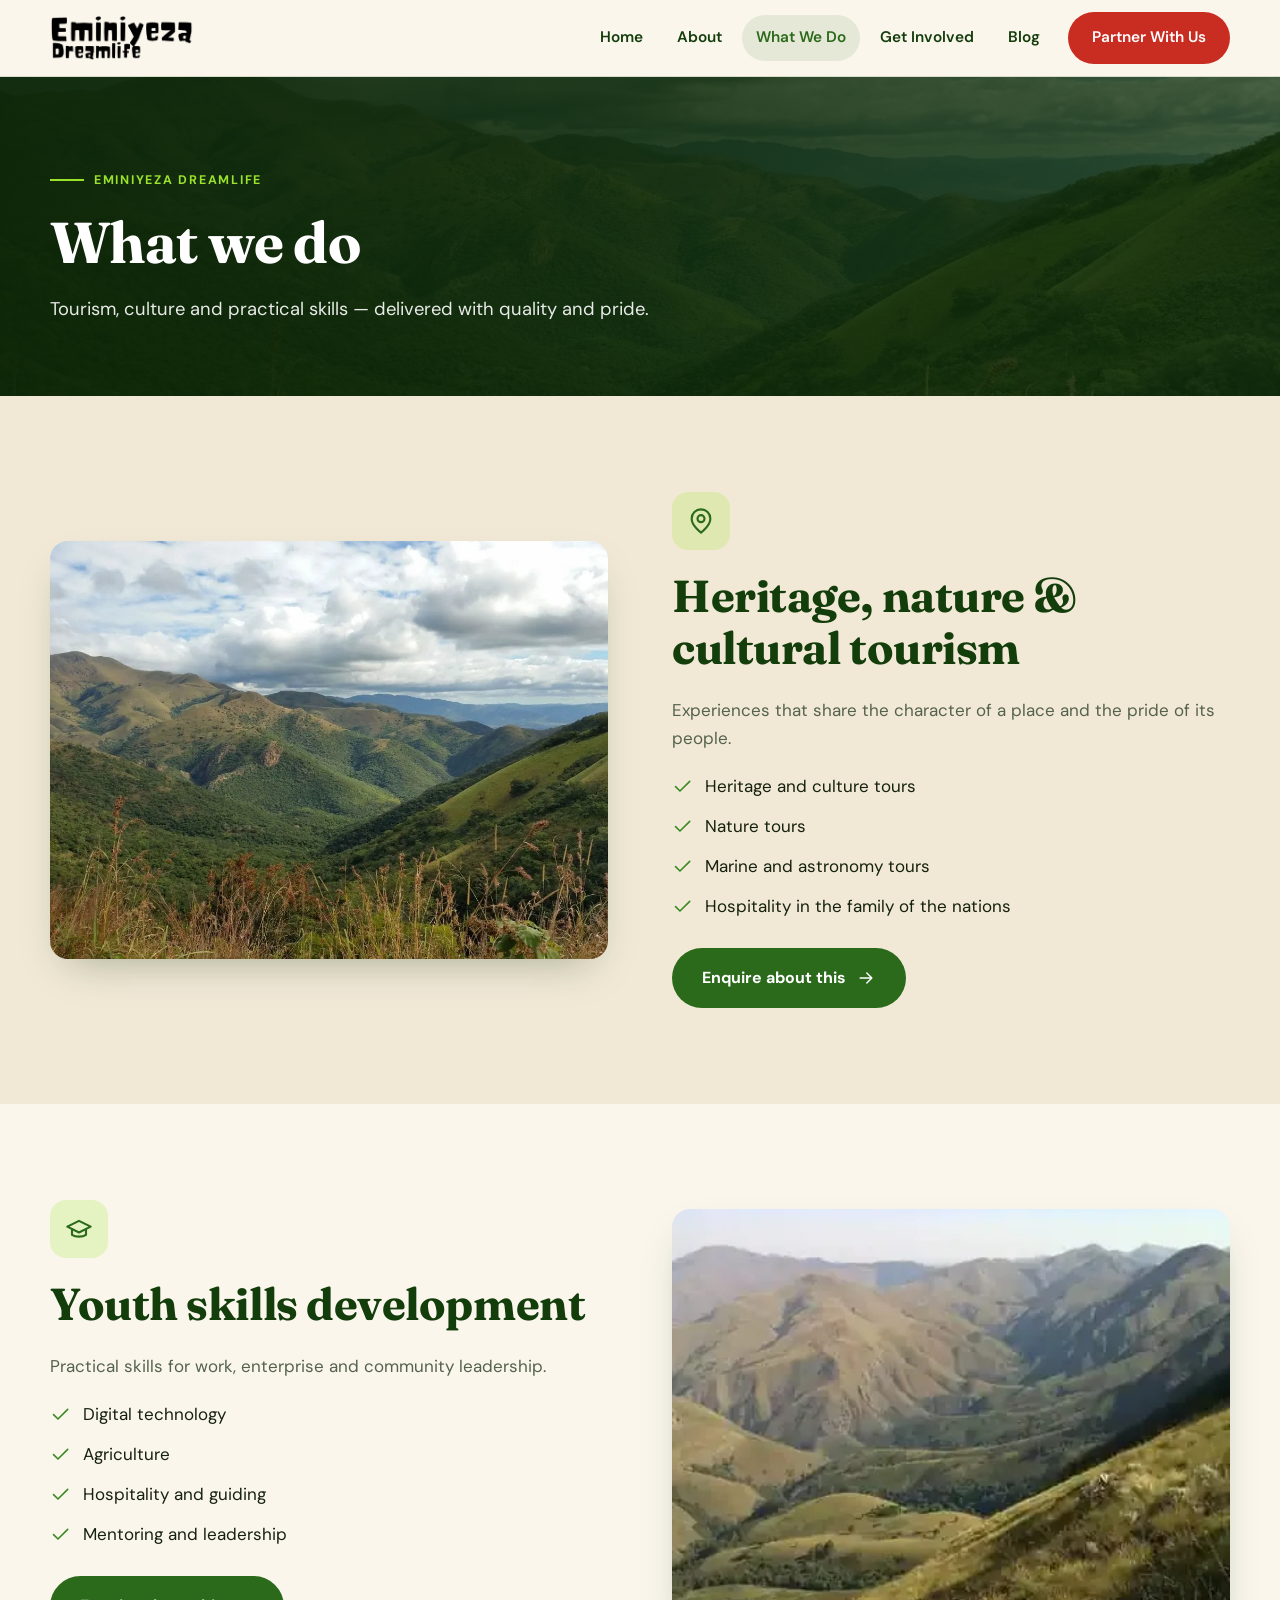
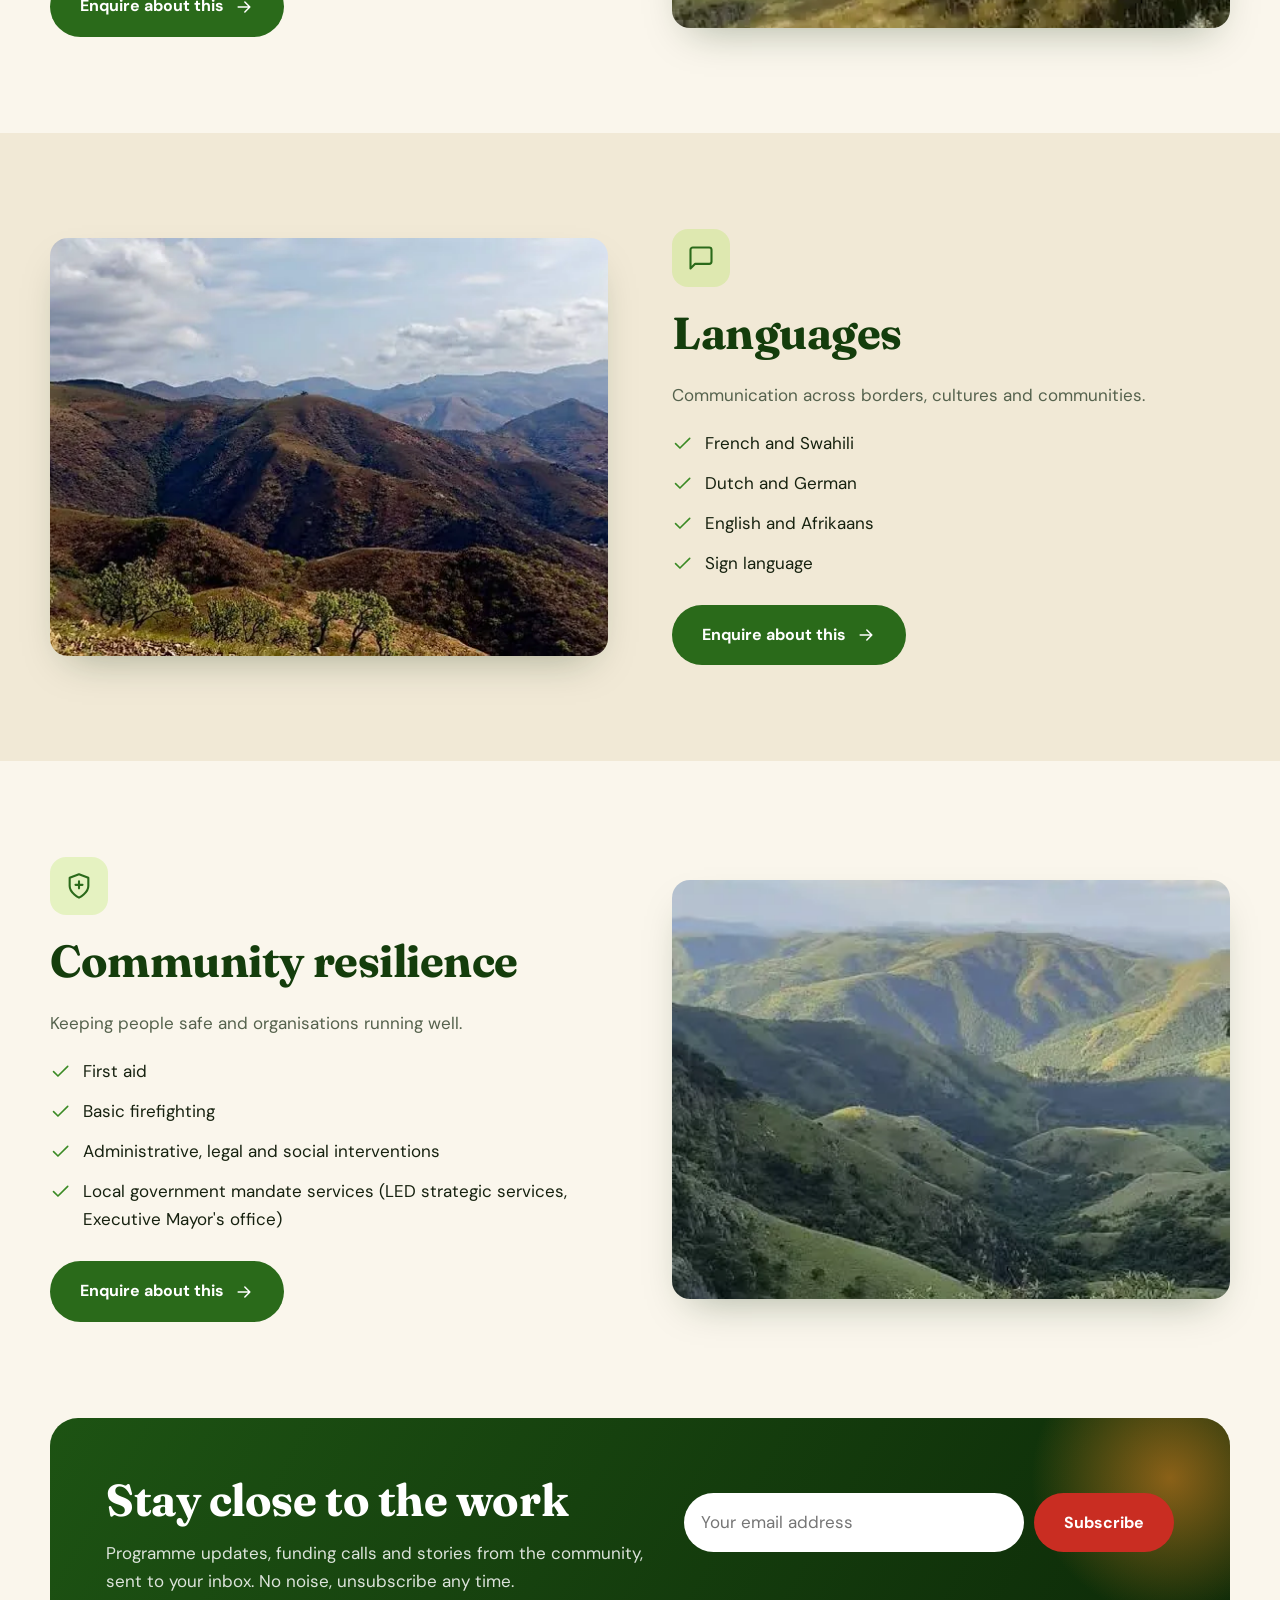
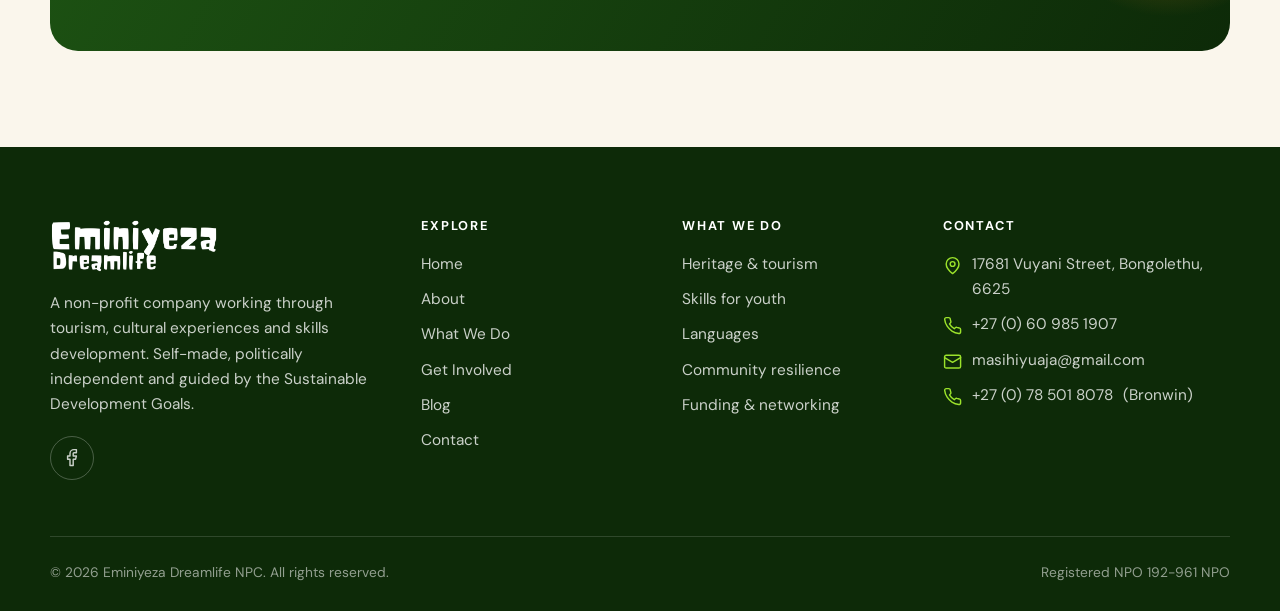
<file: services.html>
<!doctype html>
<html lang="en" class="no-js">
<head>
<meta charset="utf-8">
<meta name="viewport" content="width=device-width, initial-scale=1">
<title>What We Do | Eminiyeza Dreamlife</title>
<meta name="description" content="Heritage and cultural tourism, youth skills, languages, first aid and firefighting, and administrative support from Eminiyeza Dreamlife.">
<meta name="theme-color" content="#143d0c">
<meta property="og:type" content="website">
<meta property="og:site_name" content="Eminiyeza Dreamlife">
<meta property="og:title" content="What We Do | Eminiyeza Dreamlife">
<meta property="og:description" content="Heritage and cultural tourism, youth skills, languages, first aid and firefighting, and administrative support from Eminiyeza Dreamlife.">
<meta property="og:image" content="assets/img/hero-mountains.webp">
<link rel="icon" type="image/png" href="assets/img/emblem.png">
<link rel="preconnect" href="https://fonts.googleapis.com">
<link rel="preconnect" href="https://fonts.gstatic.com" crossorigin>
<link href="https://fonts.googleapis.com/css2?family=DM+Sans:ital,opsz,wght@0,9..40,400;0,9..40,500;0,9..40,700;1,9..40,400&family=Fraunces:ital,opsz,wght@0,9..144,600;0,9..144,700;1,9..144,500&display=swap" rel="stylesheet">
<link rel="stylesheet" href="assets/css/style.css">

</head>
<body>
<a class="skip" href="#main">Skip to content</a>
<header class="site-header">
  <div class="wrap">
    <a class="brand" href="index.html" aria-label="Eminiyeza Dreamlife — home"><img src="assets/img/logo.png" alt="Eminiyeza Dreamlife" width="607" height="195"></a>
    <button class="menu-toggle" aria-label="Menu" aria-expanded="false" aria-controls="site-nav"><svg viewBox="0 0 24 24"><path d="M3 6h18M3 12h18M3 18h18"/></svg></button>
    <nav class="nav" id="site-nav" aria-label="Main">
<a href="index.html">Home</a>
<a href="about.html">About</a>
<a href="services.html" aria-current="page">What We Do</a>
<a href="get-involved.html">Get Involved</a>
<a href="blog.html">Blog</a>
<a class="btn" href="contact.html">Partner With Us</a>
    </nav>
  </div>
</header>
<main id="main">

<section class="page-hero" style="padding:0">
  <div class="hero__bg"><img src="assets/img/hero-mountains.webp" alt="" width="1400" height="788"></div>
  <div class="wrap"><span class="eyebrow">Eminiyeza Dreamlife</span><h1>What we do</h1><p>Tourism, culture and practical skills — delivered with quality and pride.</p></div>
</section>
<section id="tourism" class="bg-sand">
  <div class="wrap split">
    <div class="split__media reveal"><img src="assets/img/hero-mountains.webp" alt="" loading="lazy" style="aspect-ratio:4/3"></div>
    <div class="split__body reveal">
      <div class="card__icon"><svg class="icon" viewBox="0 0 24 24" aria-hidden="true" focusable="false"><path d="M20 10c0 6-8 12-8 12s-8-6-8-12a8 8 0 0 1 16 0Z"/><circle cx="12" cy="10" r="3"/></svg></div>
      <h2>Heritage, nature &amp; cultural tourism</h2>
      <p>Experiences that share the character of a place and the pride of its people.</p>
      <ul class="checks"><li><svg class="icon" viewBox="0 0 24 24" aria-hidden="true" focusable="false"><path d="M20 6 9 17l-5-5"/></svg><span>Heritage and culture tours</span></li><li><svg class="icon" viewBox="0 0 24 24" aria-hidden="true" focusable="false"><path d="M20 6 9 17l-5-5"/></svg><span>Nature tours</span></li><li><svg class="icon" viewBox="0 0 24 24" aria-hidden="true" focusable="false"><path d="M20 6 9 17l-5-5"/></svg><span>Marine and astronomy tours</span></li><li><svg class="icon" viewBox="0 0 24 24" aria-hidden="true" focusable="false"><path d="M20 6 9 17l-5-5"/></svg><span>Hospitality in the family of the nations</span></li></ul>
      <a class="btn btn--green" href="contact.html">Enquire about this <svg class="icon" viewBox="0 0 24 24" aria-hidden="true" focusable="false"><path d="M5 12h14M13 6l6 6-6 6"/></svg></a>
    </div>
  </div>
</section><section id="skills">
  <div class="wrap split split--rev">
    <div class="split__media reveal"><img src="assets/img/hills-gold.webp" alt="" loading="lazy" style="aspect-ratio:4/3"></div>
    <div class="split__body reveal">
      <div class="card__icon"><svg class="icon" viewBox="0 0 24 24" aria-hidden="true" focusable="false"><path d="M22 10 12 5 2 10l10 5 10-5Z"/><path d="M6 12v5c3 2 9 2 12 0v-5"/></svg></div>
      <h2>Youth skills development</h2>
      <p>Practical skills for work, enterprise and community leadership.</p>
      <ul class="checks"><li><svg class="icon" viewBox="0 0 24 24" aria-hidden="true" focusable="false"><path d="M20 6 9 17l-5-5"/></svg><span>Digital technology</span></li><li><svg class="icon" viewBox="0 0 24 24" aria-hidden="true" focusable="false"><path d="M20 6 9 17l-5-5"/></svg><span>Agriculture</span></li><li><svg class="icon" viewBox="0 0 24 24" aria-hidden="true" focusable="false"><path d="M20 6 9 17l-5-5"/></svg><span>Hospitality and guiding</span></li><li><svg class="icon" viewBox="0 0 24 24" aria-hidden="true" focusable="false"><path d="M20 6 9 17l-5-5"/></svg><span>Mentoring and leadership</span></li></ul>
      <a class="btn btn--green" href="contact.html">Enquire about this <svg class="icon" viewBox="0 0 24 24" aria-hidden="true" focusable="false"><path d="M5 12h14M13 6l6 6-6 6"/></svg></a>
    </div>
  </div>
</section><section id="languages" class="bg-sand">
  <div class="wrap split">
    <div class="split__media reveal"><img src="assets/img/ridge-view.webp" alt="" loading="lazy" style="aspect-ratio:4/3"></div>
    <div class="split__body reveal">
      <div class="card__icon"><svg class="icon" viewBox="0 0 24 24" aria-hidden="true" focusable="false"><path d="M21 15a2 2 0 0 1-2 2H7l-4 4V5a2 2 0 0 1 2-2h14a2 2 0 0 1 2 2z"/></svg></div>
      <h2>Languages</h2>
      <p>Communication across borders, cultures and communities.</p>
      <ul class="checks"><li><svg class="icon" viewBox="0 0 24 24" aria-hidden="true" focusable="false"><path d="M20 6 9 17l-5-5"/></svg><span>French and Swahili</span></li><li><svg class="icon" viewBox="0 0 24 24" aria-hidden="true" focusable="false"><path d="M20 6 9 17l-5-5"/></svg><span>Dutch and German</span></li><li><svg class="icon" viewBox="0 0 24 24" aria-hidden="true" focusable="false"><path d="M20 6 9 17l-5-5"/></svg><span>English and Afrikaans</span></li><li><svg class="icon" viewBox="0 0 24 24" aria-hidden="true" focusable="false"><path d="M20 6 9 17l-5-5"/></svg><span>Sign language</span></li></ul>
      <a class="btn btn--green" href="contact.html">Enquire about this <svg class="icon" viewBox="0 0 24 24" aria-hidden="true" focusable="false"><path d="M5 12h14M13 6l6 6-6 6"/></svg></a>
    </div>
  </div>
</section><section id="resilience">
  <div class="wrap split split--rev">
    <div class="split__media reveal"><img src="assets/img/valley-portrait.webp" alt="" loading="lazy" style="aspect-ratio:4/3"></div>
    <div class="split__body reveal">
      <div class="card__icon"><svg class="icon" viewBox="0 0 24 24" aria-hidden="true" focusable="false"><path d="M12 22s8-4 8-10V5l-8-3-8 3v7c0 6 8 10 8 10z"/><path d="M12 8v6M9 11h6"/></svg></div>
      <h2>Community resilience</h2>
      <p>Keeping people safe and organisations running well.</p>
      <ul class="checks"><li><svg class="icon" viewBox="0 0 24 24" aria-hidden="true" focusable="false"><path d="M20 6 9 17l-5-5"/></svg><span>First aid</span></li><li><svg class="icon" viewBox="0 0 24 24" aria-hidden="true" focusable="false"><path d="M20 6 9 17l-5-5"/></svg><span>Basic firefighting</span></li><li><svg class="icon" viewBox="0 0 24 24" aria-hidden="true" focusable="false"><path d="M20 6 9 17l-5-5"/></svg><span>Administrative, legal and social interventions</span></li><li><svg class="icon" viewBox="0 0 24 24" aria-hidden="true" focusable="false"><path d="M20 6 9 17l-5-5"/></svg><span>Local government mandate services (LED strategic services, Executive Mayor's office)</span></li></ul>
      <a class="btn btn--green" href="contact.html">Enquire about this <svg class="icon" viewBox="0 0 24 24" aria-hidden="true" focusable="false"><path d="M5 12h14M13 6l6 6-6 6"/></svg></a>
    </div>
  </div>
</section>
<section style="padding-block:0 96px">
  <div class="wrap">
    <div class="newsletter reveal">
      <div>
        <h2>Stay close to the work</h2>
        <p>Programme updates, funding calls and stories from the community, sent to your inbox. No noise, unsubscribe any time.</p>
      </div>
      <form class="news-form-wrap" data-ajax data-endpoint="https://formsubmit.co/ajax/masihiyuaja@gmail.com" data-fallback="masihiyuaja@gmail.com" data-success="Thank you — you are on the list." novalidate style="position:relative;z-index:1">
        <div class="news-form">
          <label class="sr" for="nl-email" style="position:absolute;left:-9999px">Email address</label>
          <input id="nl-email" type="email" name="email" placeholder="Your email address" autocomplete="email" required>
          <div class="hp" aria-hidden="true"><input type="text" name="_honey" tabindex="-1" autocomplete="off"></div>
          <input type="hidden" name="_subject" value="Newsletter signup — Eminiyeza Dreamlife website">
          <input type="hidden" name="_captcha" value="false">
          <input type="hidden" name="form" value="Newsletter">
          <button class="btn" type="submit">Subscribe</button>
        </div>
        <p class="form-status" role="status" aria-live="polite"></p>
      </form>
    </div>
  </div>
</section>

</main>
<footer class="site-footer">
  <div class="wrap">
    <div class="footer-grid">
      <div>
        <img src="assets/img/logo-white.png" alt="Eminiyeza Dreamlife" width="607" height="195">
        <p>A non-profit company working through tourism, cultural experiences and skills development. Self-made, politically independent and guided by the Sustainable Development Goals.</p>
        <div class="social"><a href="https://facebook.com/groups/1527069571787101" aria-label="Eminiyeza Dreamlife on Facebook" target="_blank" rel="noopener"><svg class="icon" viewBox="0 0 24 24" aria-hidden="true" focusable="false"><path d="M18 2h-3a5 5 0 0 0-5 5v3H7v4h3v8h4v-8h3l1-4h-4V7a1 1 0 0 1 1-1h3z"/></svg></a></div>
      </div>
      <div><h4>Explore</h4><ul>
<li><a href="index.html">Home</a></li>
<li><a href="about.html">About</a></li>
<li><a href="services.html">What We Do</a></li>
<li><a href="get-involved.html">Get Involved</a></li>
<li><a href="blog.html">Blog</a></li>
<li><a href="contact.html">Contact</a></li>
</ul></div>
      <div><h4>What We Do</h4><ul>
<li><a href="services.html#tourism">Heritage &amp; tourism</a></li>
<li><a href="services.html#skills">Skills for youth</a></li>
<li><a href="services.html#languages">Languages</a></li>
<li><a href="services.html#resilience">Community resilience</a></li>
<li><a href="get-involved.html">Funding &amp; networking</a></li>
</ul></div>
      <div><h4>Contact</h4><ul>
<li><svg class="icon" viewBox="0 0 24 24" aria-hidden="true" focusable="false"><path d="M20 10c0 6-8 12-8 12s-8-6-8-12a8 8 0 0 1 16 0Z"/><circle cx="12" cy="10" r="3"/></svg><span>17681 Vuyani Street, Bongolethu, 6625</span></li>
<li><svg class="icon" viewBox="0 0 24 24" aria-hidden="true" focusable="false"><path d="M22 16.9v3a2 2 0 0 1-2.2 2 19.8 19.8 0 0 1-8.6-3.1 19.5 19.5 0 0 1-6-6A19.8 19.8 0 0 1 2.1 4.2 2 2 0 0 1 4.1 2h3a2 2 0 0 1 2 1.7c.1 1 .4 1.9.7 2.8a2 2 0 0 1-.5 2.1L8.1 9.9a16 16 0 0 0 6 6l1.3-1.3a2 2 0 0 1 2.1-.4c.9.3 1.8.6 2.8.7a2 2 0 0 1 1.7 2z"/></svg><a href="tel:+27609851907">+27 (0) 60 985 1907</a></li>
<li><svg class="icon" viewBox="0 0 24 24" aria-hidden="true" focusable="false"><rect x="2" y="4" width="20" height="16" rx="2"/><path d="m22 7-10 6L2 7"/></svg><a href="mailto:masihiyuaja@gmail.com">masihiyuaja@gmail.com</a></li>
<li><svg class="icon" viewBox="0 0 24 24" aria-hidden="true" focusable="false"><path d="M22 16.9v3a2 2 0 0 1-2.2 2 19.8 19.8 0 0 1-8.6-3.1 19.5 19.5 0 0 1-6-6A19.8 19.8 0 0 1 2.1 4.2 2 2 0 0 1 4.1 2h3a2 2 0 0 1 2 1.7c.1 1 .4 1.9.7 2.8a2 2 0 0 1-.5 2.1L8.1 9.9a16 16 0 0 0 6 6l1.3-1.3a2 2 0 0 1 2.1-.4c.9.3 1.8.6 2.8.7a2 2 0 0 1 1.7 2z"/></svg><a href="tel:+27785018078">+27 (0) 78 501 8078</a> (Bronwin)</li>
</ul></div>
    </div>
    <div class="footer-bottom">
      <span>&copy; <span id="year">2026</span> Eminiyeza Dreamlife NPC. All rights reserved.</span>
      <span>Registered NPO 192-961 NPO</span>
    </div>
  </div>
</footer>
<script src="assets/js/main.js" defer></script>
</body>
</html>
</file>
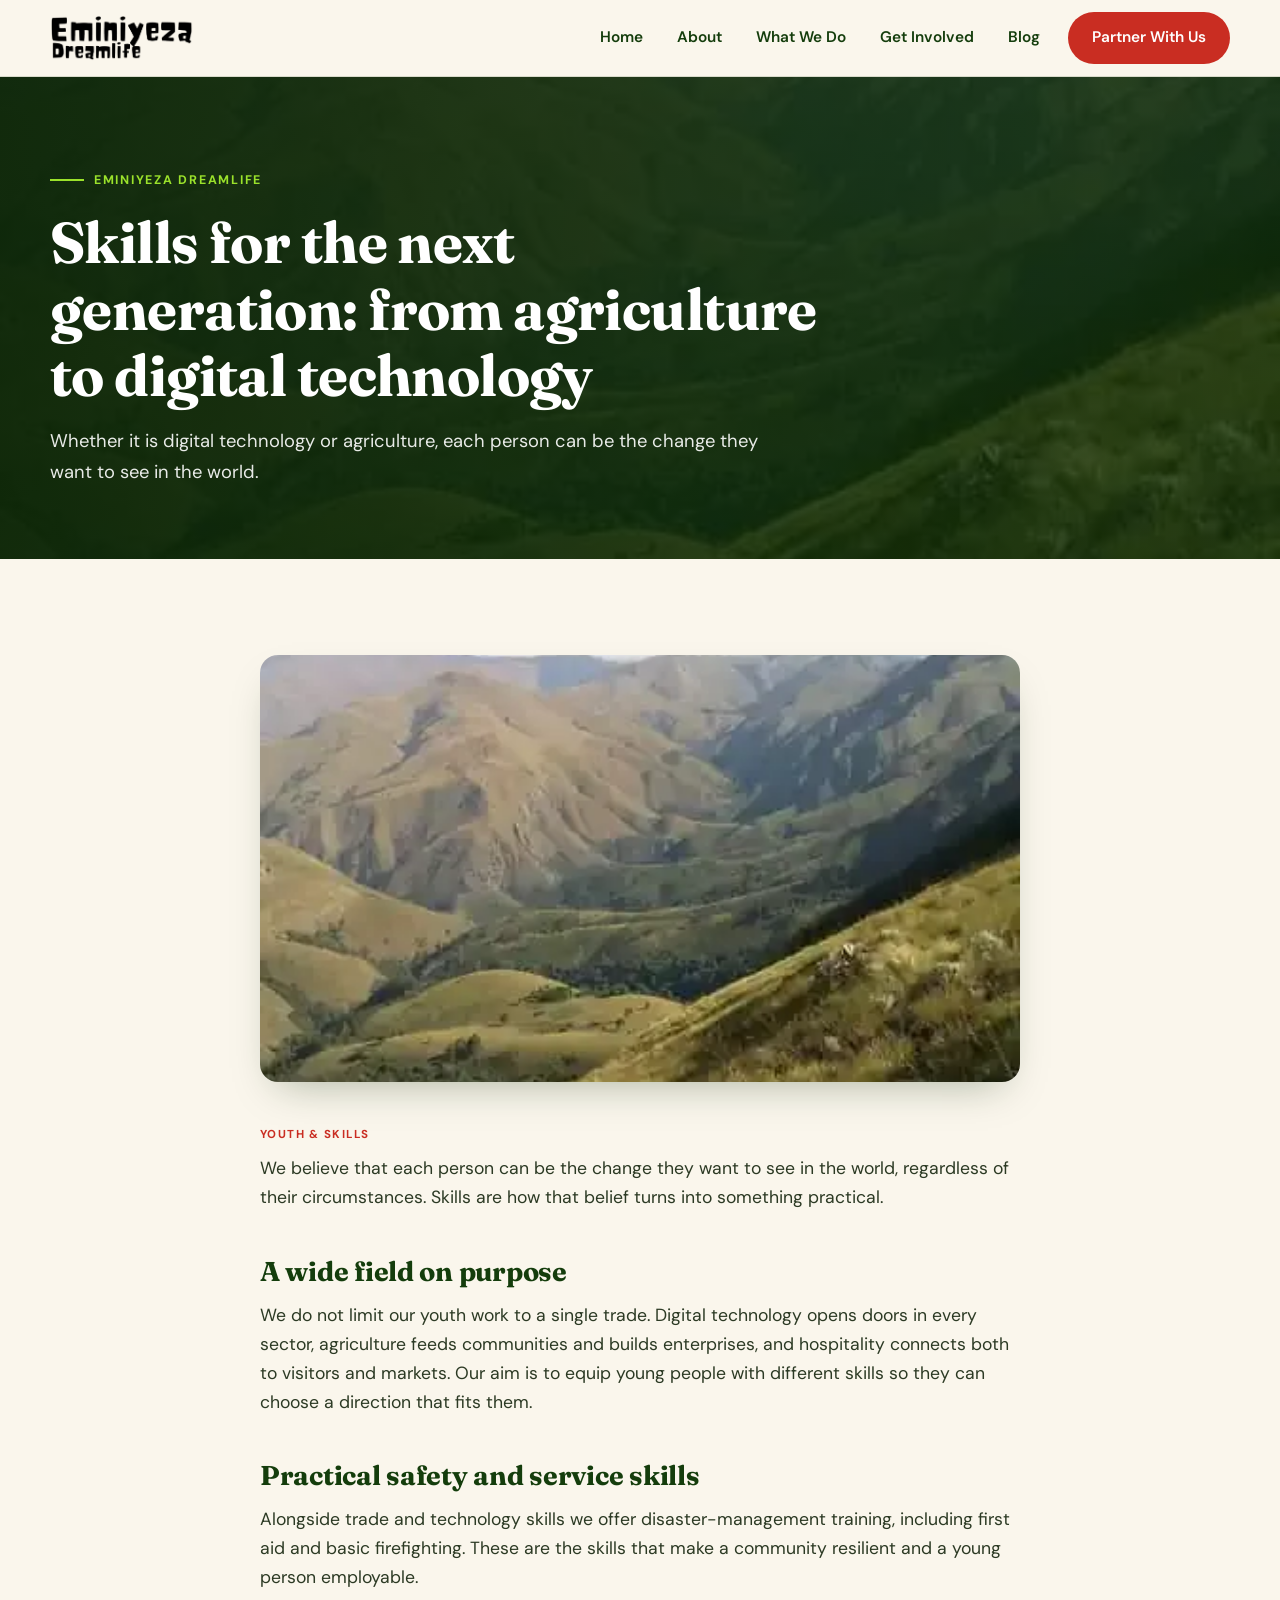
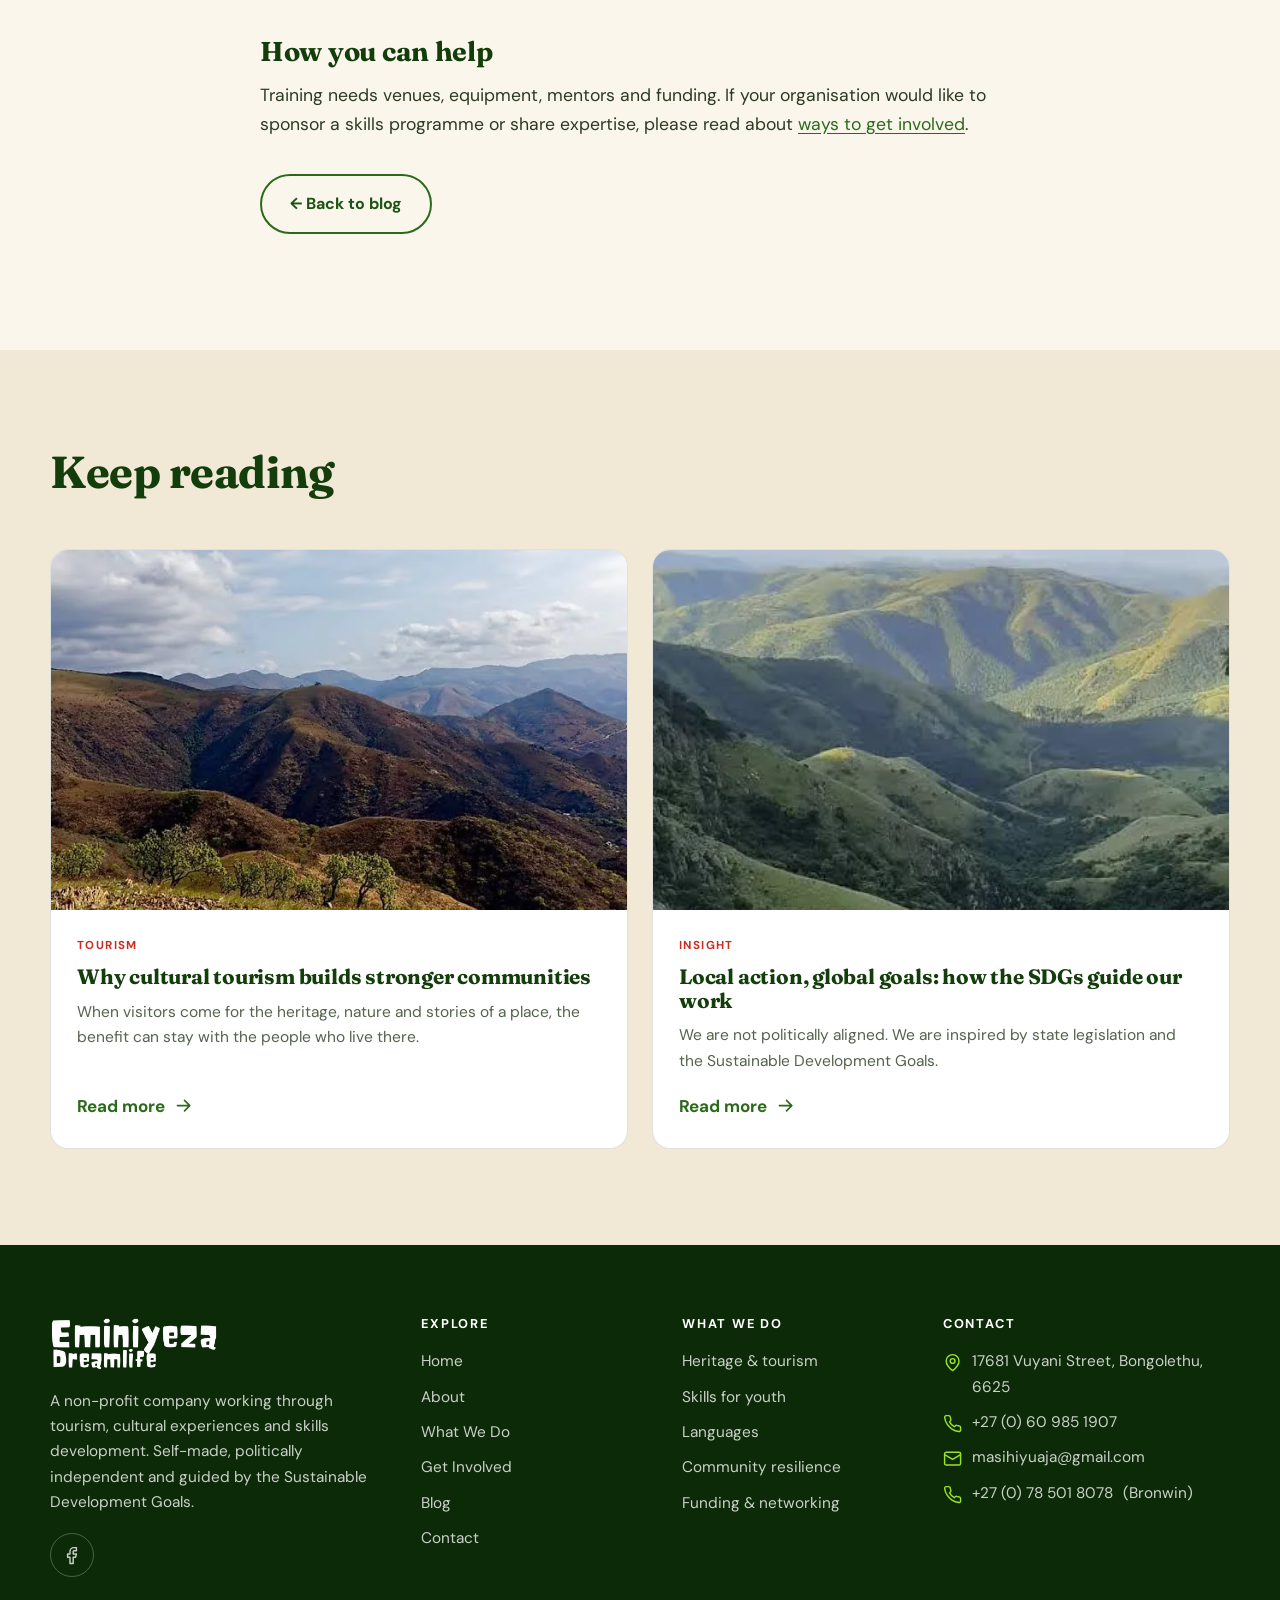
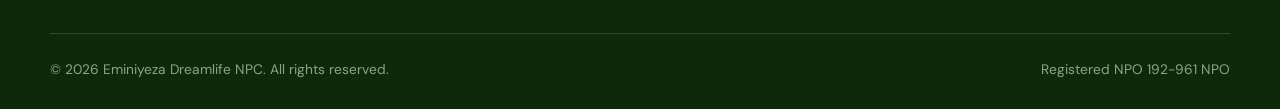
<file: skills-for-the-next-generation.html>
<!doctype html>
<html lang="en" class="no-js">
<head>
<meta charset="utf-8">
<meta name="viewport" content="width=device-width, initial-scale=1">
<title>Skills for the next generation: from agriculture to digital technology | Eminiyeza Dreamlife</title>
<meta name="description" content="Whether it is digital technology or agriculture, each person can be the change they want to see in the world.">
<meta name="theme-color" content="#143d0c">
<meta property="og:type" content="website">
<meta property="og:site_name" content="Eminiyeza Dreamlife">
<meta property="og:title" content="Skills for the next generation: from agriculture to digital technology | Eminiyeza Dreamlife">
<meta property="og:description" content="Whether it is digital technology or agriculture, each person can be the change they want to see in the world.">
<meta property="og:image" content="assets/img/hills-gold.webp">
<link rel="icon" type="image/png" href="assets/img/emblem.png">
<link rel="preconnect" href="https://fonts.googleapis.com">
<link rel="preconnect" href="https://fonts.gstatic.com" crossorigin>
<link href="https://fonts.googleapis.com/css2?family=DM+Sans:ital,opsz,wght@0,9..40,400;0,9..40,500;0,9..40,700;1,9..40,400&family=Fraunces:ital,opsz,wght@0,9..144,600;0,9..144,700;1,9..144,500&display=swap" rel="stylesheet">
<link rel="stylesheet" href="assets/css/style.css">

</head>
<body>
<a class="skip" href="#main">Skip to content</a>
<header class="site-header">
  <div class="wrap">
    <a class="brand" href="index.html" aria-label="Eminiyeza Dreamlife — home"><img src="assets/img/logo.png" alt="Eminiyeza Dreamlife" width="607" height="195"></a>
    <button class="menu-toggle" aria-label="Menu" aria-expanded="false" aria-controls="site-nav"><svg viewBox="0 0 24 24"><path d="M3 6h18M3 12h18M3 18h18"/></svg></button>
    <nav class="nav" id="site-nav" aria-label="Main">
<a href="index.html">Home</a>
<a href="about.html">About</a>
<a href="services.html">What We Do</a>
<a href="get-involved.html">Get Involved</a>
<a href="blog.html">Blog</a>
<a class="btn" href="contact.html">Partner With Us</a>
    </nav>
  </div>
</header>
<main id="main">

<section class="page-hero" style="padding:0">
  <div class="hero__bg"><img src="assets/img/hills-gold.webp" alt="" width="1400" height="788"></div>
  <div class="wrap"><span class="eyebrow">Eminiyeza Dreamlife</span><h1>Skills for the next generation: from agriculture to digital technology</h1><p>Whether it is digital technology or agriculture, each person can be the change they want to see in the world.</p></div>
</section>
<section>
  <div class="wrap">
    <article class="article">
      <img class="feature" src="assets/img/hills-gold.webp" alt="">
      <span class="tag">Youth & Skills</span>
      <p>We believe that each person can be the change they want to see in the world, regardless of their circumstances. Skills are how that belief turns into something practical.</p><h2>A wide field on purpose</h2><p>We do not limit our youth work to a single trade. Digital technology opens doors in every sector, agriculture feeds communities and builds enterprises, and hospitality connects both to visitors and markets. Our aim is to equip young people with different skills so they can choose a direction that fits them.</p><h2>Practical safety and service skills</h2><p>Alongside trade and technology skills we offer disaster-management training, including first aid and basic firefighting. These are the skills that make a community resilient and a young person employable.</p><h2>How you can help</h2><p>Training needs venues, equipment, mentors and funding. If your organisation would like to sponsor a skills programme or share expertise, please read about <a href="get-involved.html">ways to get involved</a>.</p>
      <p style="margin-top:2em"><a class="btn btn--outline" href="blog.html">&larr; Back to blog</a></p>
    </article>
  </div>
</section>
<section class="bg-sand"><div class="wrap"><div class="section-head reveal"><h2>Keep reading</h2></div><div class="posts" style="grid-template-columns:repeat(auto-fit,minmax(280px,1fr))">
<article class="post reveal">
  <a href="why-cultural-tourism-builds-communities.html" tabindex="-1" aria-hidden="true"><img src="assets/img/ridge-view.webp" alt="" loading="lazy"></a>
  <div class="post__body"><span class="tag">Tourism</span>
  <h3><a href="why-cultural-tourism-builds-communities.html">Why cultural tourism builds stronger communities</a></h3>
  <p>When visitors come for the heritage, nature and stories of a place, the benefit can stay with the people who live there.</p>
  <a class="more" href="why-cultural-tourism-builds-communities.html">Read more <svg class="icon" viewBox="0 0 24 24" aria-hidden="true" focusable="false"><path d="M5 12h14M13 6l6 6-6 6"/></svg></a></div>
</article>
<article class="post reveal">
  <a href="sustainable-development-goals-local-action.html" tabindex="-1" aria-hidden="true"><img src="assets/img/valley-portrait.webp" alt="" loading="lazy"></a>
  <div class="post__body"><span class="tag">Insight</span>
  <h3><a href="sustainable-development-goals-local-action.html">Local action, global goals: how the SDGs guide our work</a></h3>
  <p>We are not politically aligned. We are inspired by state legislation and the Sustainable Development Goals.</p>
  <a class="more" href="sustainable-development-goals-local-action.html">Read more <svg class="icon" viewBox="0 0 24 24" aria-hidden="true" focusable="false"><path d="M5 12h14M13 6l6 6-6 6"/></svg></a></div>
</article>
</div></div></section>

</main>
<footer class="site-footer">
  <div class="wrap">
    <div class="footer-grid">
      <div>
        <img src="assets/img/logo-white.png" alt="Eminiyeza Dreamlife" width="607" height="195">
        <p>A non-profit company working through tourism, cultural experiences and skills development. Self-made, politically independent and guided by the Sustainable Development Goals.</p>
        <div class="social"><a href="https://facebook.com/groups/1527069571787101" aria-label="Eminiyeza Dreamlife on Facebook" target="_blank" rel="noopener"><svg class="icon" viewBox="0 0 24 24" aria-hidden="true" focusable="false"><path d="M18 2h-3a5 5 0 0 0-5 5v3H7v4h3v8h4v-8h3l1-4h-4V7a1 1 0 0 1 1-1h3z"/></svg></a></div>
      </div>
      <div><h4>Explore</h4><ul>
<li><a href="index.html">Home</a></li>
<li><a href="about.html">About</a></li>
<li><a href="services.html">What We Do</a></li>
<li><a href="get-involved.html">Get Involved</a></li>
<li><a href="blog.html">Blog</a></li>
<li><a href="contact.html">Contact</a></li>
</ul></div>
      <div><h4>What We Do</h4><ul>
<li><a href="services.html#tourism">Heritage &amp; tourism</a></li>
<li><a href="services.html#skills">Skills for youth</a></li>
<li><a href="services.html#languages">Languages</a></li>
<li><a href="services.html#resilience">Community resilience</a></li>
<li><a href="get-involved.html">Funding &amp; networking</a></li>
</ul></div>
      <div><h4>Contact</h4><ul>
<li><svg class="icon" viewBox="0 0 24 24" aria-hidden="true" focusable="false"><path d="M20 10c0 6-8 12-8 12s-8-6-8-12a8 8 0 0 1 16 0Z"/><circle cx="12" cy="10" r="3"/></svg><span>17681 Vuyani Street, Bongolethu, 6625</span></li>
<li><svg class="icon" viewBox="0 0 24 24" aria-hidden="true" focusable="false"><path d="M22 16.9v3a2 2 0 0 1-2.2 2 19.8 19.8 0 0 1-8.6-3.1 19.5 19.5 0 0 1-6-6A19.8 19.8 0 0 1 2.1 4.2 2 2 0 0 1 4.1 2h3a2 2 0 0 1 2 1.7c.1 1 .4 1.9.7 2.8a2 2 0 0 1-.5 2.1L8.1 9.9a16 16 0 0 0 6 6l1.3-1.3a2 2 0 0 1 2.1-.4c.9.3 1.8.6 2.8.7a2 2 0 0 1 1.7 2z"/></svg><a href="tel:+27609851907">+27 (0) 60 985 1907</a></li>
<li><svg class="icon" viewBox="0 0 24 24" aria-hidden="true" focusable="false"><rect x="2" y="4" width="20" height="16" rx="2"/><path d="m22 7-10 6L2 7"/></svg><a href="mailto:masihiyuaja@gmail.com">masihiyuaja@gmail.com</a></li>
<li><svg class="icon" viewBox="0 0 24 24" aria-hidden="true" focusable="false"><path d="M22 16.9v3a2 2 0 0 1-2.2 2 19.8 19.8 0 0 1-8.6-3.1 19.5 19.5 0 0 1-6-6A19.8 19.8 0 0 1 2.1 4.2 2 2 0 0 1 4.1 2h3a2 2 0 0 1 2 1.7c.1 1 .4 1.9.7 2.8a2 2 0 0 1-.5 2.1L8.1 9.9a16 16 0 0 0 6 6l1.3-1.3a2 2 0 0 1 2.1-.4c.9.3 1.8.6 2.8.7a2 2 0 0 1 1.7 2z"/></svg><a href="tel:+27785018078">+27 (0) 78 501 8078</a> (Bronwin)</li>
</ul></div>
    </div>
    <div class="footer-bottom">
      <span>&copy; <span id="year">2026</span> Eminiyeza Dreamlife NPC. All rights reserved.</span>
      <span>Registered NPO 192-961 NPO</span>
    </div>
  </div>
</footer>
<script src="assets/js/main.js" defer></script>
</body>
</html>
</file>
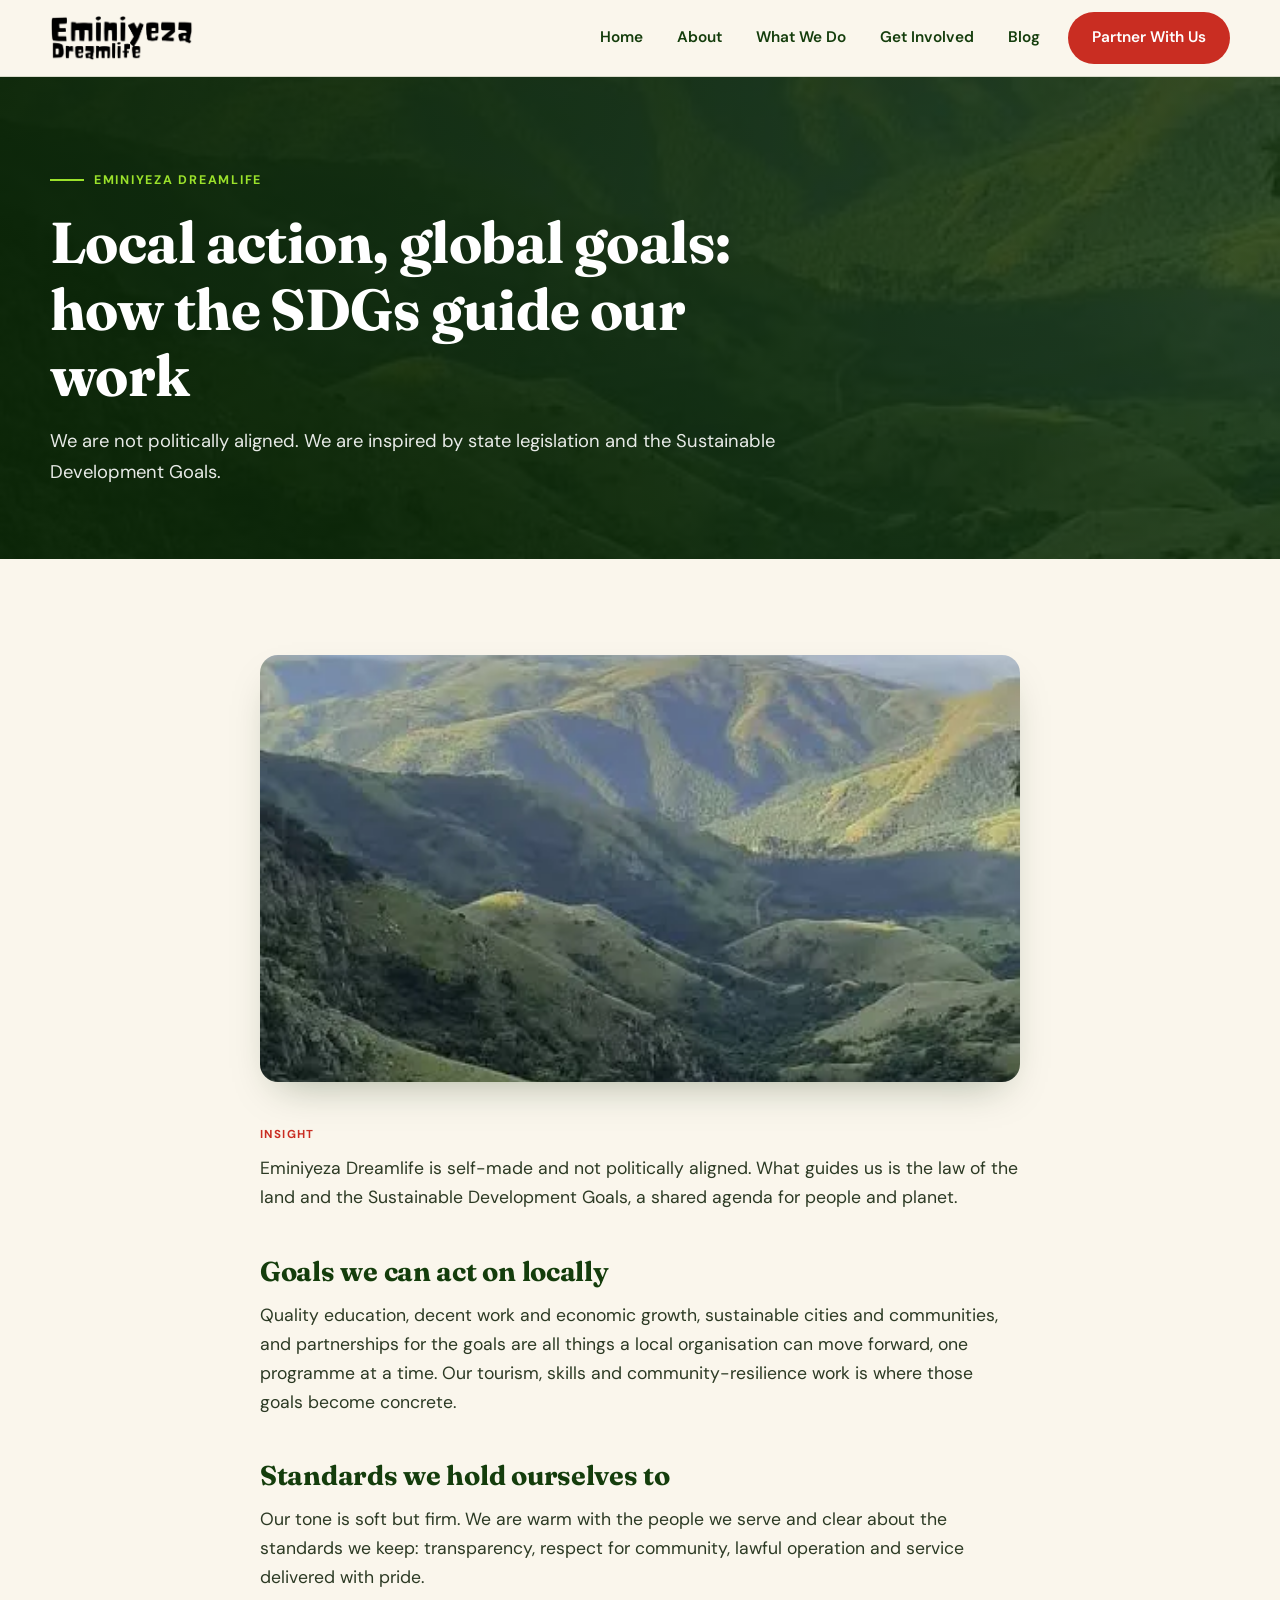
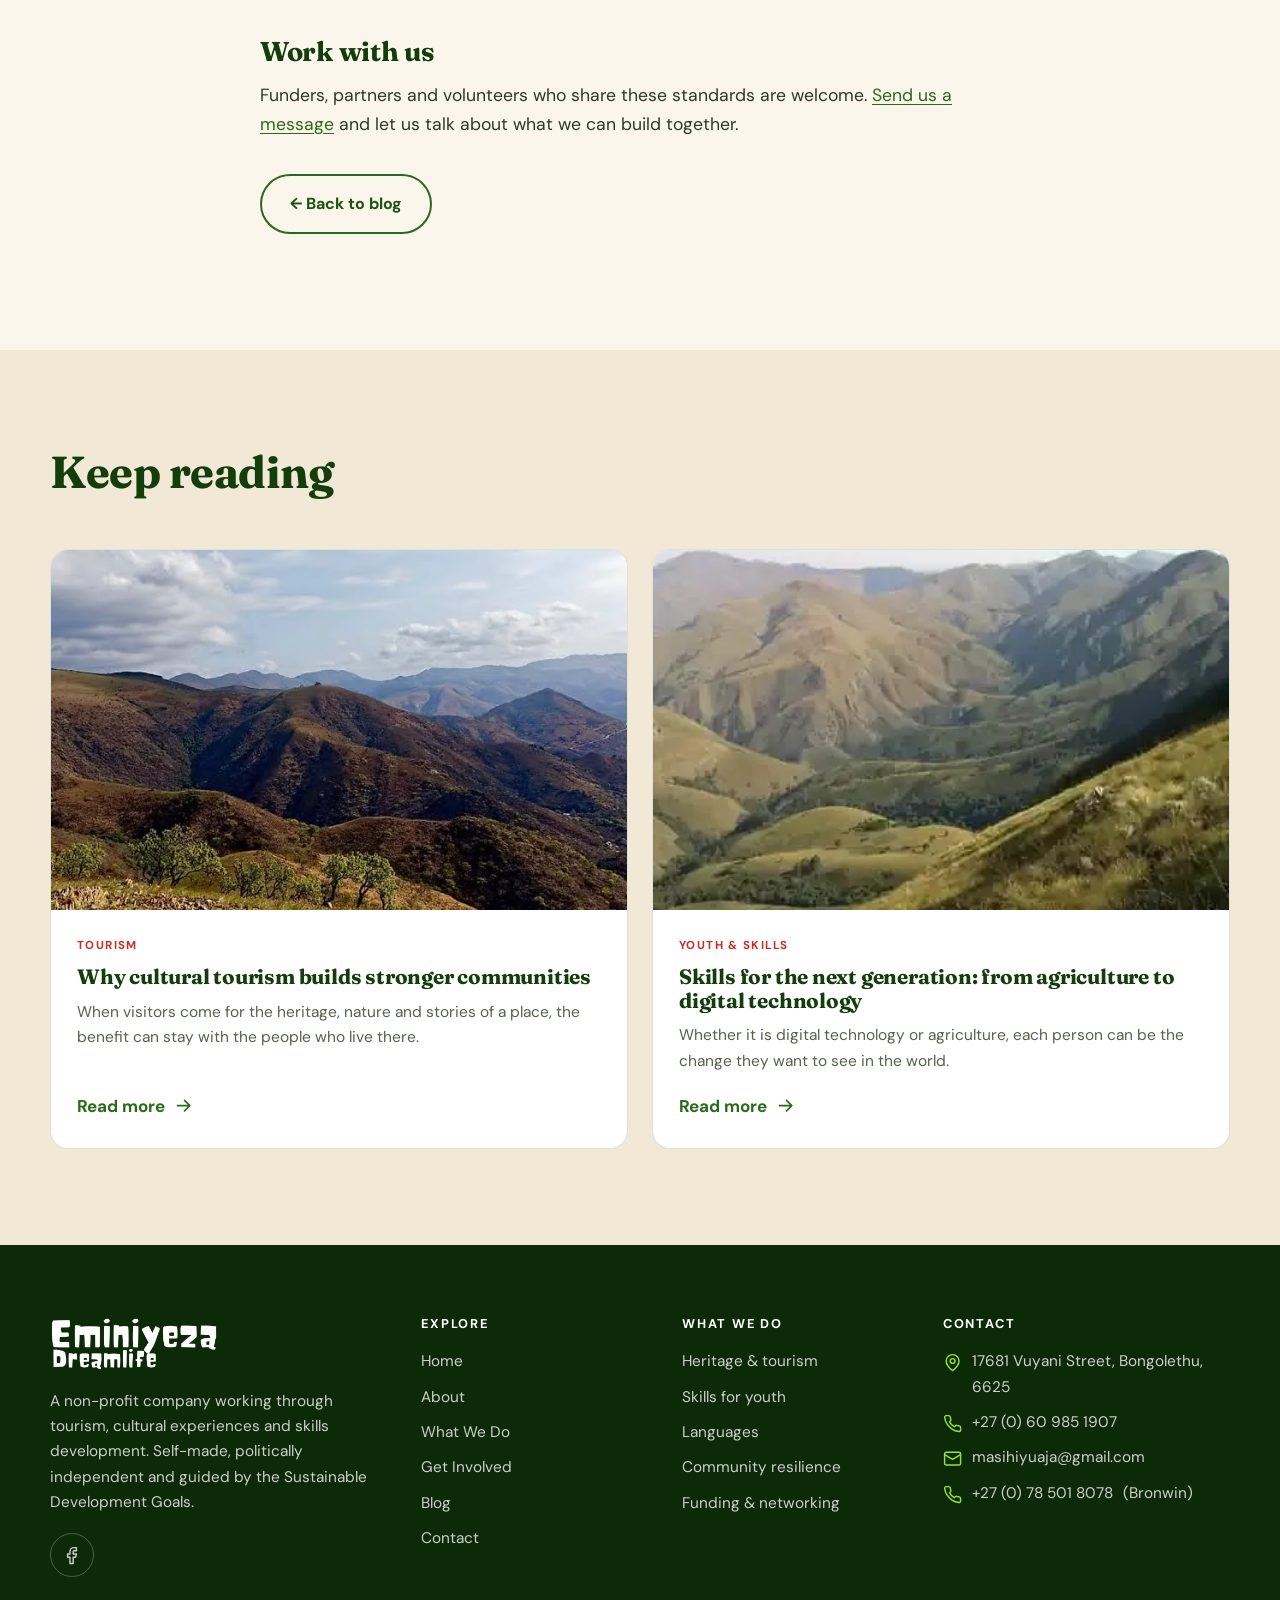
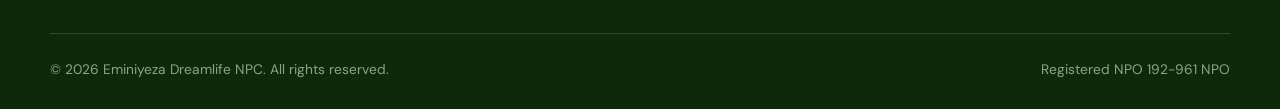
<file: sustainable-development-goals-local-action.html>
<!doctype html>
<html lang="en" class="no-js">
<head>
<meta charset="utf-8">
<meta name="viewport" content="width=device-width, initial-scale=1">
<title>Local action, global goals: how the SDGs guide our work | Eminiyeza Dreamlife</title>
<meta name="description" content="We are not politically aligned. We are inspired by state legislation and the Sustainable Development Goals.">
<meta name="theme-color" content="#143d0c">
<meta property="og:type" content="website">
<meta property="og:site_name" content="Eminiyeza Dreamlife">
<meta property="og:title" content="Local action, global goals: how the SDGs guide our work | Eminiyeza Dreamlife">
<meta property="og:description" content="We are not politically aligned. We are inspired by state legislation and the Sustainable Development Goals.">
<meta property="og:image" content="assets/img/valley-portrait.webp">
<link rel="icon" type="image/png" href="assets/img/emblem.png">
<link rel="preconnect" href="https://fonts.googleapis.com">
<link rel="preconnect" href="https://fonts.gstatic.com" crossorigin>
<link href="https://fonts.googleapis.com/css2?family=DM+Sans:ital,opsz,wght@0,9..40,400;0,9..40,500;0,9..40,700;1,9..40,400&family=Fraunces:ital,opsz,wght@0,9..144,600;0,9..144,700;1,9..144,500&display=swap" rel="stylesheet">
<link rel="stylesheet" href="assets/css/style.css">

</head>
<body>
<a class="skip" href="#main">Skip to content</a>
<header class="site-header">
  <div class="wrap">
    <a class="brand" href="index.html" aria-label="Eminiyeza Dreamlife — home"><img src="assets/img/logo.png" alt="Eminiyeza Dreamlife" width="607" height="195"></a>
    <button class="menu-toggle" aria-label="Menu" aria-expanded="false" aria-controls="site-nav"><svg viewBox="0 0 24 24"><path d="M3 6h18M3 12h18M3 18h18"/></svg></button>
    <nav class="nav" id="site-nav" aria-label="Main">
<a href="index.html">Home</a>
<a href="about.html">About</a>
<a href="services.html">What We Do</a>
<a href="get-involved.html">Get Involved</a>
<a href="blog.html">Blog</a>
<a class="btn" href="contact.html">Partner With Us</a>
    </nav>
  </div>
</header>
<main id="main">

<section class="page-hero" style="padding:0">
  <div class="hero__bg"><img src="assets/img/valley-portrait.webp" alt="" width="1400" height="788"></div>
  <div class="wrap"><span class="eyebrow">Eminiyeza Dreamlife</span><h1>Local action, global goals: how the SDGs guide our work</h1><p>We are not politically aligned. We are inspired by state legislation and the Sustainable Development Goals.</p></div>
</section>
<section>
  <div class="wrap">
    <article class="article">
      <img class="feature" src="assets/img/valley-portrait.webp" alt="">
      <span class="tag">Insight</span>
      <p>Eminiyeza Dreamlife is self-made and not politically aligned. What guides us is the law of the land and the Sustainable Development Goals, a shared agenda for people and planet.</p><h2>Goals we can act on locally</h2><p>Quality education, decent work and economic growth, sustainable cities and communities, and partnerships for the goals are all things a local organisation can move forward, one programme at a time. Our tourism, skills and community-resilience work is where those goals become concrete.</p><h2>Standards we hold ourselves to</h2><p>Our tone is soft but firm. We are warm with the people we serve and clear about the standards we keep: transparency, respect for community, lawful operation and service delivered with pride.</p><h2>Work with us</h2><p>Funders, partners and volunteers who share these standards are welcome. <a href="contact.html">Send us a message</a> and let us talk about what we can build together.</p>
      <p style="margin-top:2em"><a class="btn btn--outline" href="blog.html">&larr; Back to blog</a></p>
    </article>
  </div>
</section>
<section class="bg-sand"><div class="wrap"><div class="section-head reveal"><h2>Keep reading</h2></div><div class="posts" style="grid-template-columns:repeat(auto-fit,minmax(280px,1fr))">
<article class="post reveal">
  <a href="why-cultural-tourism-builds-communities.html" tabindex="-1" aria-hidden="true"><img src="assets/img/ridge-view.webp" alt="" loading="lazy"></a>
  <div class="post__body"><span class="tag">Tourism</span>
  <h3><a href="why-cultural-tourism-builds-communities.html">Why cultural tourism builds stronger communities</a></h3>
  <p>When visitors come for the heritage, nature and stories of a place, the benefit can stay with the people who live there.</p>
  <a class="more" href="why-cultural-tourism-builds-communities.html">Read more <svg class="icon" viewBox="0 0 24 24" aria-hidden="true" focusable="false"><path d="M5 12h14M13 6l6 6-6 6"/></svg></a></div>
</article>
<article class="post reveal">
  <a href="skills-for-the-next-generation.html" tabindex="-1" aria-hidden="true"><img src="assets/img/hills-gold.webp" alt="" loading="lazy"></a>
  <div class="post__body"><span class="tag">Youth & Skills</span>
  <h3><a href="skills-for-the-next-generation.html">Skills for the next generation: from agriculture to digital technology</a></h3>
  <p>Whether it is digital technology or agriculture, each person can be the change they want to see in the world.</p>
  <a class="more" href="skills-for-the-next-generation.html">Read more <svg class="icon" viewBox="0 0 24 24" aria-hidden="true" focusable="false"><path d="M5 12h14M13 6l6 6-6 6"/></svg></a></div>
</article>
</div></div></section>

</main>
<footer class="site-footer">
  <div class="wrap">
    <div class="footer-grid">
      <div>
        <img src="assets/img/logo-white.png" alt="Eminiyeza Dreamlife" width="607" height="195">
        <p>A non-profit company working through tourism, cultural experiences and skills development. Self-made, politically independent and guided by the Sustainable Development Goals.</p>
        <div class="social"><a href="https://facebook.com/groups/1527069571787101" aria-label="Eminiyeza Dreamlife on Facebook" target="_blank" rel="noopener"><svg class="icon" viewBox="0 0 24 24" aria-hidden="true" focusable="false"><path d="M18 2h-3a5 5 0 0 0-5 5v3H7v4h3v8h4v-8h3l1-4h-4V7a1 1 0 0 1 1-1h3z"/></svg></a></div>
      </div>
      <div><h4>Explore</h4><ul>
<li><a href="index.html">Home</a></li>
<li><a href="about.html">About</a></li>
<li><a href="services.html">What We Do</a></li>
<li><a href="get-involved.html">Get Involved</a></li>
<li><a href="blog.html">Blog</a></li>
<li><a href="contact.html">Contact</a></li>
</ul></div>
      <div><h4>What We Do</h4><ul>
<li><a href="services.html#tourism">Heritage &amp; tourism</a></li>
<li><a href="services.html#skills">Skills for youth</a></li>
<li><a href="services.html#languages">Languages</a></li>
<li><a href="services.html#resilience">Community resilience</a></li>
<li><a href="get-involved.html">Funding &amp; networking</a></li>
</ul></div>
      <div><h4>Contact</h4><ul>
<li><svg class="icon" viewBox="0 0 24 24" aria-hidden="true" focusable="false"><path d="M20 10c0 6-8 12-8 12s-8-6-8-12a8 8 0 0 1 16 0Z"/><circle cx="12" cy="10" r="3"/></svg><span>17681 Vuyani Street, Bongolethu, 6625</span></li>
<li><svg class="icon" viewBox="0 0 24 24" aria-hidden="true" focusable="false"><path d="M22 16.9v3a2 2 0 0 1-2.2 2 19.8 19.8 0 0 1-8.6-3.1 19.5 19.5 0 0 1-6-6A19.8 19.8 0 0 1 2.1 4.2 2 2 0 0 1 4.1 2h3a2 2 0 0 1 2 1.7c.1 1 .4 1.9.7 2.8a2 2 0 0 1-.5 2.1L8.1 9.9a16 16 0 0 0 6 6l1.3-1.3a2 2 0 0 1 2.1-.4c.9.3 1.8.6 2.8.7a2 2 0 0 1 1.7 2z"/></svg><a href="tel:+27609851907">+27 (0) 60 985 1907</a></li>
<li><svg class="icon" viewBox="0 0 24 24" aria-hidden="true" focusable="false"><rect x="2" y="4" width="20" height="16" rx="2"/><path d="m22 7-10 6L2 7"/></svg><a href="mailto:masihiyuaja@gmail.com">masihiyuaja@gmail.com</a></li>
<li><svg class="icon" viewBox="0 0 24 24" aria-hidden="true" focusable="false"><path d="M22 16.9v3a2 2 0 0 1-2.2 2 19.8 19.8 0 0 1-8.6-3.1 19.5 19.5 0 0 1-6-6A19.8 19.8 0 0 1 2.1 4.2 2 2 0 0 1 4.1 2h3a2 2 0 0 1 2 1.7c.1 1 .4 1.9.7 2.8a2 2 0 0 1-.5 2.1L8.1 9.9a16 16 0 0 0 6 6l1.3-1.3a2 2 0 0 1 2.1-.4c.9.3 1.8.6 2.8.7a2 2 0 0 1 1.7 2z"/></svg><a href="tel:+27785018078">+27 (0) 78 501 8078</a> (Bronwin)</li>
</ul></div>
    </div>
    <div class="footer-bottom">
      <span>&copy; <span id="year">2026</span> Eminiyeza Dreamlife NPC. All rights reserved.</span>
      <span>Registered NPO 192-961 NPO</span>
    </div>
  </div>
</footer>
<script src="assets/js/main.js" defer></script>
</body>
</html>
</file>
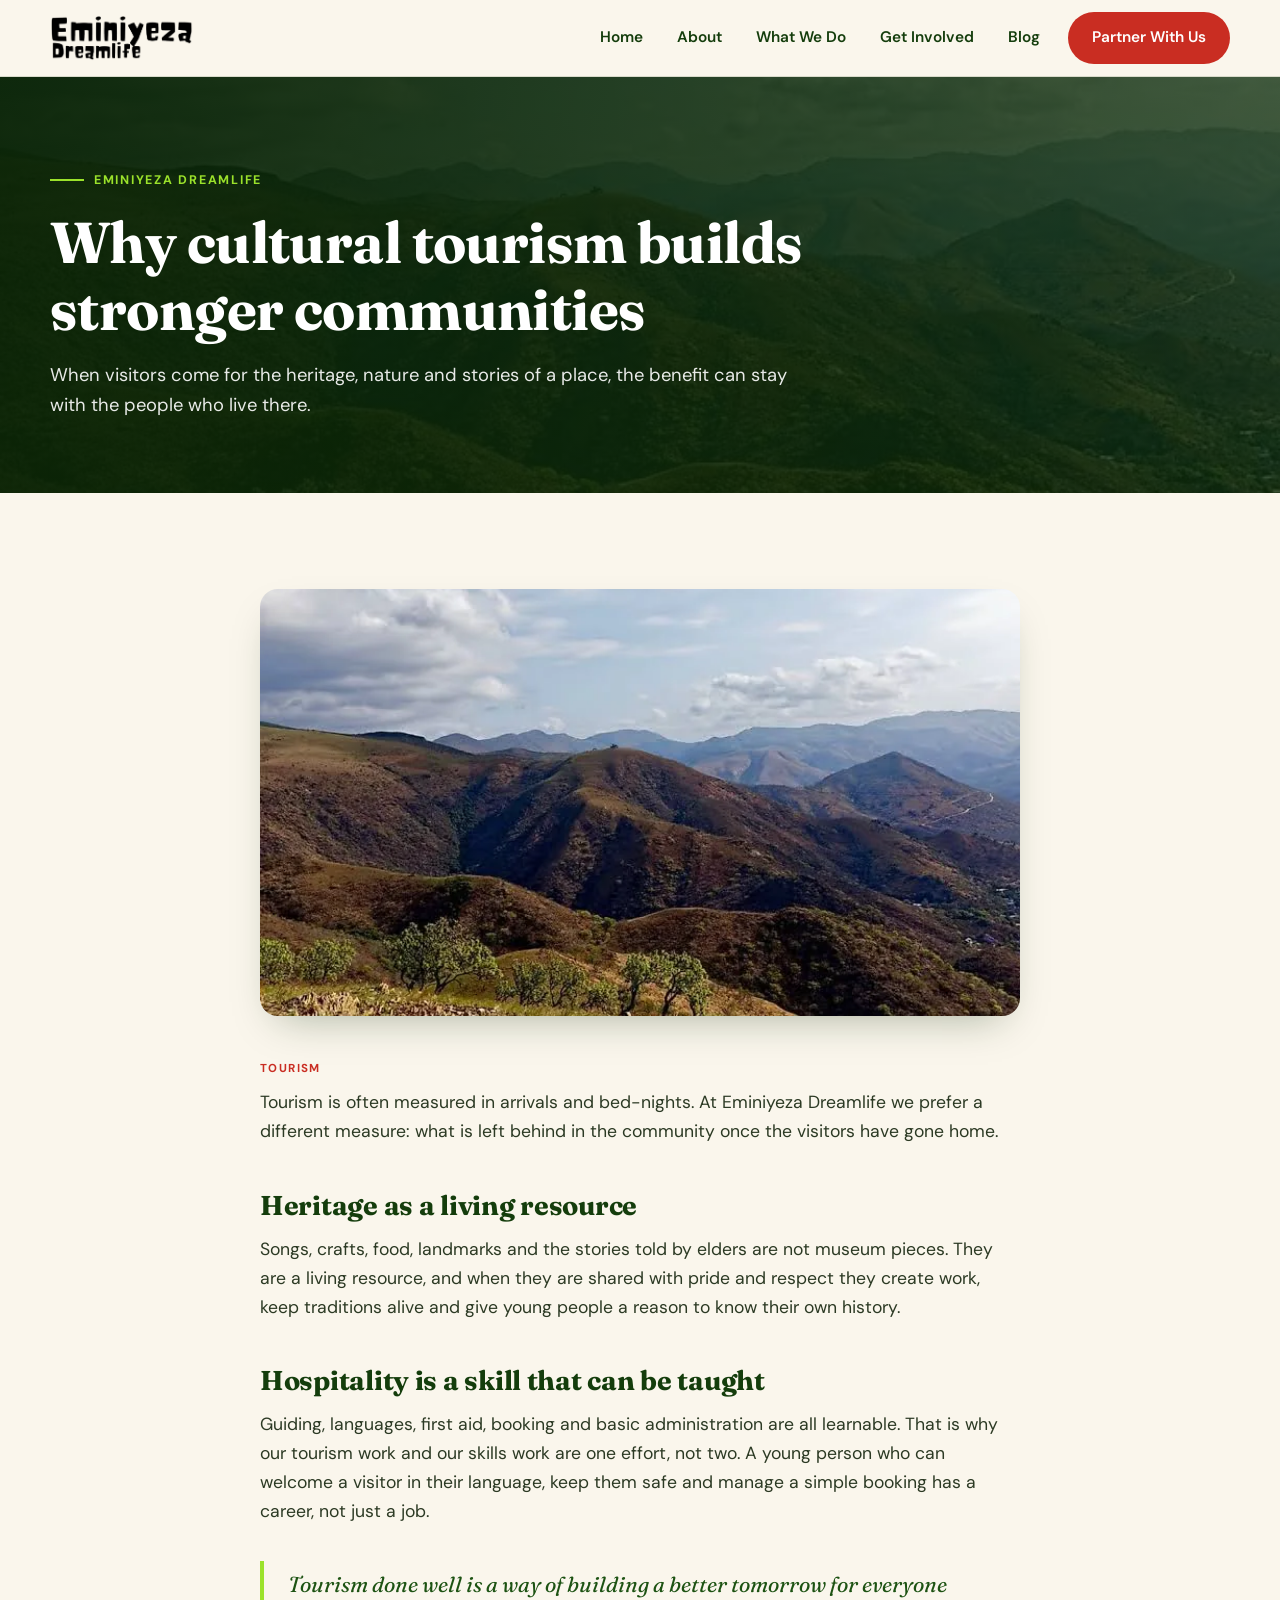
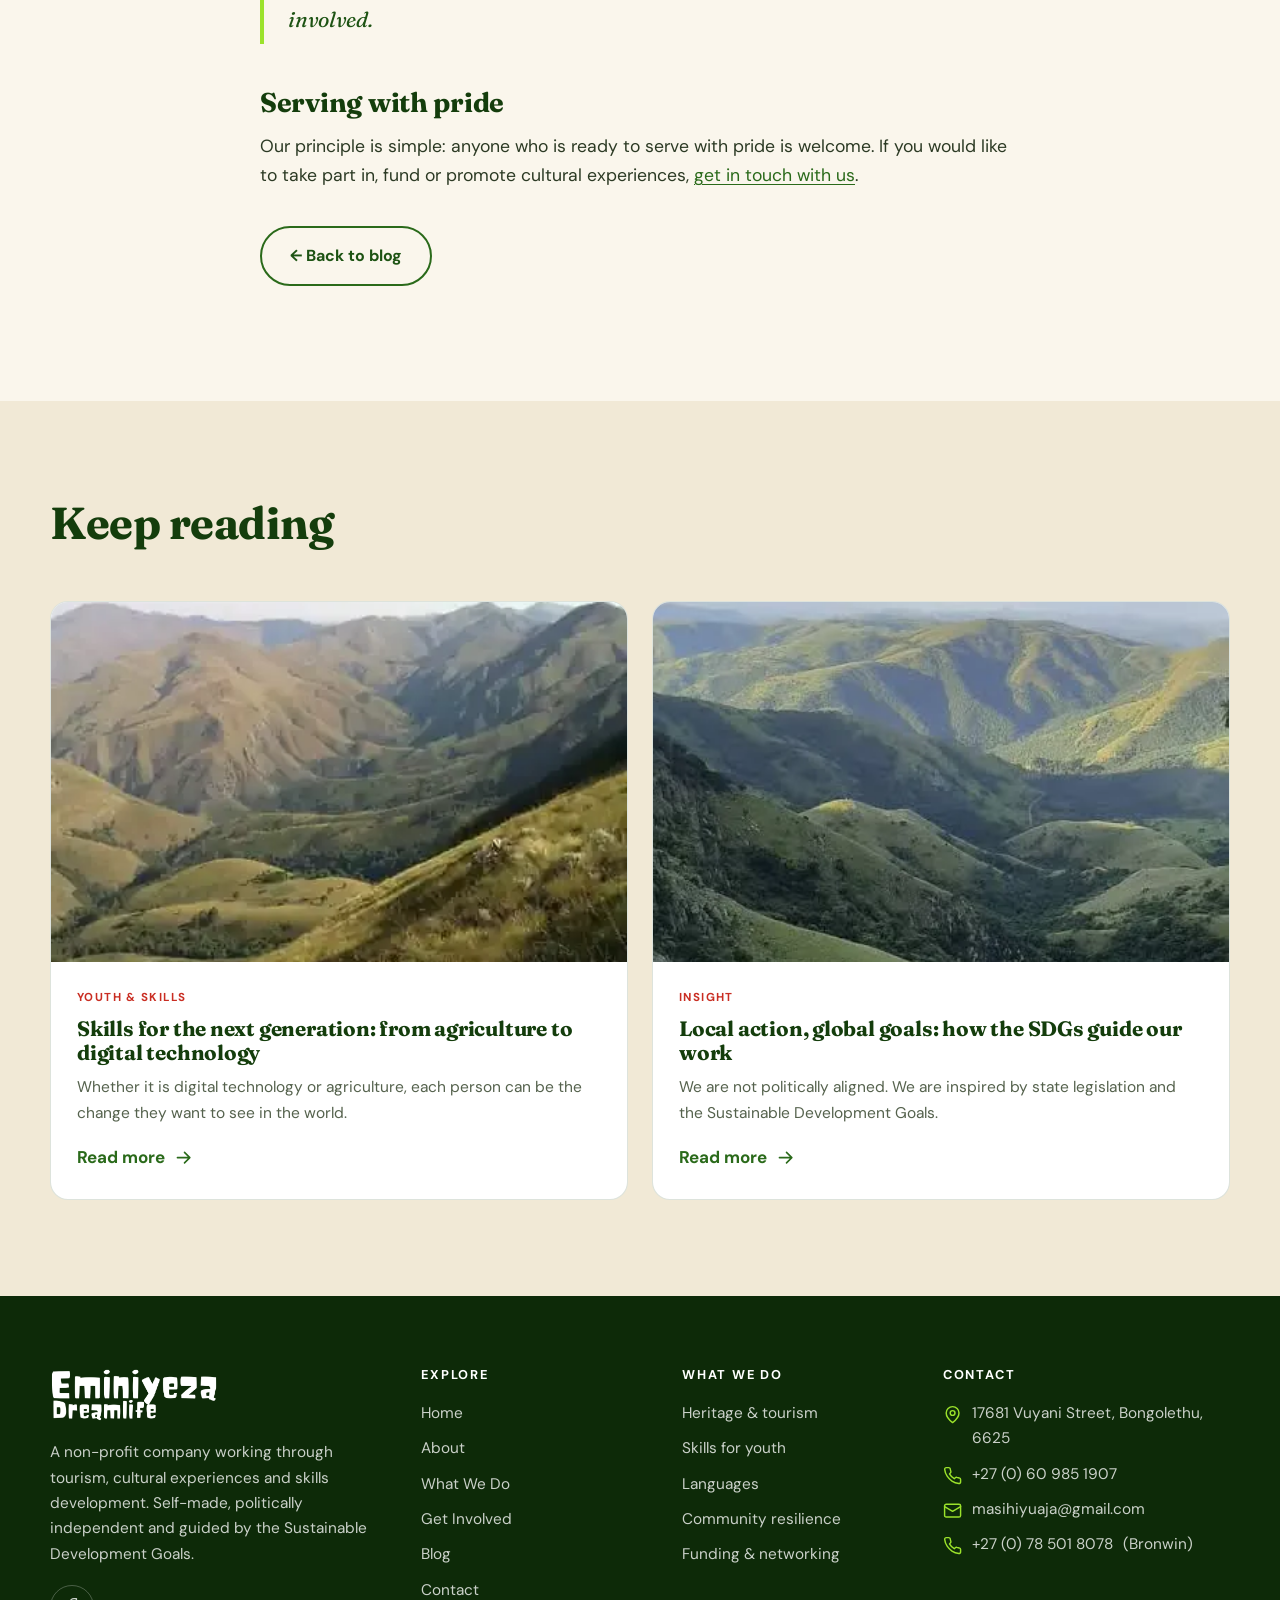
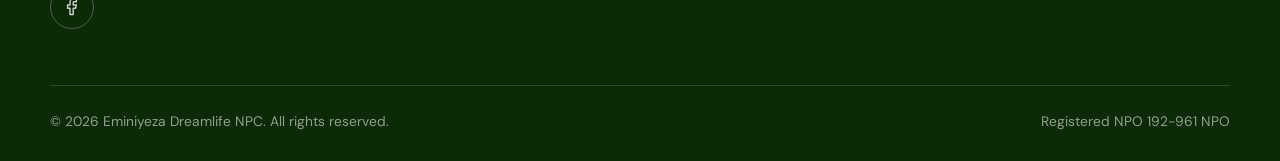
<file: why-cultural-tourism-builds-communities.html>
<!doctype html>
<html lang="en" class="no-js">
<head>
<meta charset="utf-8">
<meta name="viewport" content="width=device-width, initial-scale=1">
<title>Why cultural tourism builds stronger communities | Eminiyeza Dreamlife</title>
<meta name="description" content="When visitors come for the heritage, nature and stories of a place, the benefit can stay with the people who live there.">
<meta name="theme-color" content="#143d0c">
<meta property="og:type" content="website">
<meta property="og:site_name" content="Eminiyeza Dreamlife">
<meta property="og:title" content="Why cultural tourism builds stronger communities | Eminiyeza Dreamlife">
<meta property="og:description" content="When visitors come for the heritage, nature and stories of a place, the benefit can stay with the people who live there.">
<meta property="og:image" content="assets/img/ridge-view.webp">
<link rel="icon" type="image/png" href="assets/img/emblem.png">
<link rel="preconnect" href="https://fonts.googleapis.com">
<link rel="preconnect" href="https://fonts.gstatic.com" crossorigin>
<link href="https://fonts.googleapis.com/css2?family=DM+Sans:ital,opsz,wght@0,9..40,400;0,9..40,500;0,9..40,700;1,9..40,400&family=Fraunces:ital,opsz,wght@0,9..144,600;0,9..144,700;1,9..144,500&display=swap" rel="stylesheet">
<link rel="stylesheet" href="assets/css/style.css">

</head>
<body>
<a class="skip" href="#main">Skip to content</a>
<header class="site-header">
  <div class="wrap">
    <a class="brand" href="index.html" aria-label="Eminiyeza Dreamlife — home"><img src="assets/img/logo.png" alt="Eminiyeza Dreamlife" width="607" height="195"></a>
    <button class="menu-toggle" aria-label="Menu" aria-expanded="false" aria-controls="site-nav"><svg viewBox="0 0 24 24"><path d="M3 6h18M3 12h18M3 18h18"/></svg></button>
    <nav class="nav" id="site-nav" aria-label="Main">
<a href="index.html">Home</a>
<a href="about.html">About</a>
<a href="services.html">What We Do</a>
<a href="get-involved.html">Get Involved</a>
<a href="blog.html">Blog</a>
<a class="btn" href="contact.html">Partner With Us</a>
    </nav>
  </div>
</header>
<main id="main">

<section class="page-hero" style="padding:0">
  <div class="hero__bg"><img src="assets/img/ridge-view.webp" alt="" width="1400" height="788"></div>
  <div class="wrap"><span class="eyebrow">Eminiyeza Dreamlife</span><h1>Why cultural tourism builds stronger communities</h1><p>When visitors come for the heritage, nature and stories of a place, the benefit can stay with the people who live there.</p></div>
</section>
<section>
  <div class="wrap">
    <article class="article">
      <img class="feature" src="assets/img/ridge-view.webp" alt="">
      <span class="tag">Tourism</span>
      <p>Tourism is often measured in arrivals and bed-nights. At Eminiyeza Dreamlife we prefer a different measure: what is left behind in the community once the visitors have gone home.</p><h2>Heritage as a living resource</h2><p>Songs, crafts, food, landmarks and the stories told by elders are not museum pieces. They are a living resource, and when they are shared with pride and respect they create work, keep traditions alive and give young people a reason to know their own history.</p><h2>Hospitality is a skill that can be taught</h2><p>Guiding, languages, first aid, booking and basic administration are all learnable. That is why our tourism work and our skills work are one effort, not two. A young person who can welcome a visitor in their language, keep them safe and manage a simple booking has a career, not just a job.</p><blockquote>Tourism done well is a way of building a better tomorrow for everyone involved.</blockquote><h2>Serving with pride</h2><p>Our principle is simple: anyone who is ready to serve with pride is welcome. If you would like to take part in, fund or promote cultural experiences, <a href="contact.html">get in touch with us</a>.</p>
      <p style="margin-top:2em"><a class="btn btn--outline" href="blog.html">&larr; Back to blog</a></p>
    </article>
  </div>
</section>
<section class="bg-sand"><div class="wrap"><div class="section-head reveal"><h2>Keep reading</h2></div><div class="posts" style="grid-template-columns:repeat(auto-fit,minmax(280px,1fr))">
<article class="post reveal">
  <a href="skills-for-the-next-generation.html" tabindex="-1" aria-hidden="true"><img src="assets/img/hills-gold.webp" alt="" loading="lazy"></a>
  <div class="post__body"><span class="tag">Youth & Skills</span>
  <h3><a href="skills-for-the-next-generation.html">Skills for the next generation: from agriculture to digital technology</a></h3>
  <p>Whether it is digital technology or agriculture, each person can be the change they want to see in the world.</p>
  <a class="more" href="skills-for-the-next-generation.html">Read more <svg class="icon" viewBox="0 0 24 24" aria-hidden="true" focusable="false"><path d="M5 12h14M13 6l6 6-6 6"/></svg></a></div>
</article>
<article class="post reveal">
  <a href="sustainable-development-goals-local-action.html" tabindex="-1" aria-hidden="true"><img src="assets/img/valley-portrait.webp" alt="" loading="lazy"></a>
  <div class="post__body"><span class="tag">Insight</span>
  <h3><a href="sustainable-development-goals-local-action.html">Local action, global goals: how the SDGs guide our work</a></h3>
  <p>We are not politically aligned. We are inspired by state legislation and the Sustainable Development Goals.</p>
  <a class="more" href="sustainable-development-goals-local-action.html">Read more <svg class="icon" viewBox="0 0 24 24" aria-hidden="true" focusable="false"><path d="M5 12h14M13 6l6 6-6 6"/></svg></a></div>
</article>
</div></div></section>

</main>
<footer class="site-footer">
  <div class="wrap">
    <div class="footer-grid">
      <div>
        <img src="assets/img/logo-white.png" alt="Eminiyeza Dreamlife" width="607" height="195">
        <p>A non-profit company working through tourism, cultural experiences and skills development. Self-made, politically independent and guided by the Sustainable Development Goals.</p>
        <div class="social"><a href="https://facebook.com/groups/1527069571787101" aria-label="Eminiyeza Dreamlife on Facebook" target="_blank" rel="noopener"><svg class="icon" viewBox="0 0 24 24" aria-hidden="true" focusable="false"><path d="M18 2h-3a5 5 0 0 0-5 5v3H7v4h3v8h4v-8h3l1-4h-4V7a1 1 0 0 1 1-1h3z"/></svg></a></div>
      </div>
      <div><h4>Explore</h4><ul>
<li><a href="index.html">Home</a></li>
<li><a href="about.html">About</a></li>
<li><a href="services.html">What We Do</a></li>
<li><a href="get-involved.html">Get Involved</a></li>
<li><a href="blog.html">Blog</a></li>
<li><a href="contact.html">Contact</a></li>
</ul></div>
      <div><h4>What We Do</h4><ul>
<li><a href="services.html#tourism">Heritage &amp; tourism</a></li>
<li><a href="services.html#skills">Skills for youth</a></li>
<li><a href="services.html#languages">Languages</a></li>
<li><a href="services.html#resilience">Community resilience</a></li>
<li><a href="get-involved.html">Funding &amp; networking</a></li>
</ul></div>
      <div><h4>Contact</h4><ul>
<li><svg class="icon" viewBox="0 0 24 24" aria-hidden="true" focusable="false"><path d="M20 10c0 6-8 12-8 12s-8-6-8-12a8 8 0 0 1 16 0Z"/><circle cx="12" cy="10" r="3"/></svg><span>17681 Vuyani Street, Bongolethu, 6625</span></li>
<li><svg class="icon" viewBox="0 0 24 24" aria-hidden="true" focusable="false"><path d="M22 16.9v3a2 2 0 0 1-2.2 2 19.8 19.8 0 0 1-8.6-3.1 19.5 19.5 0 0 1-6-6A19.8 19.8 0 0 1 2.1 4.2 2 2 0 0 1 4.1 2h3a2 2 0 0 1 2 1.7c.1 1 .4 1.9.7 2.8a2 2 0 0 1-.5 2.1L8.1 9.9a16 16 0 0 0 6 6l1.3-1.3a2 2 0 0 1 2.1-.4c.9.3 1.8.6 2.8.7a2 2 0 0 1 1.7 2z"/></svg><a href="tel:+27609851907">+27 (0) 60 985 1907</a></li>
<li><svg class="icon" viewBox="0 0 24 24" aria-hidden="true" focusable="false"><rect x="2" y="4" width="20" height="16" rx="2"/><path d="m22 7-10 6L2 7"/></svg><a href="mailto:masihiyuaja@gmail.com">masihiyuaja@gmail.com</a></li>
<li><svg class="icon" viewBox="0 0 24 24" aria-hidden="true" focusable="false"><path d="M22 16.9v3a2 2 0 0 1-2.2 2 19.8 19.8 0 0 1-8.6-3.1 19.5 19.5 0 0 1-6-6A19.8 19.8 0 0 1 2.1 4.2 2 2 0 0 1 4.1 2h3a2 2 0 0 1 2 1.7c.1 1 .4 1.9.7 2.8a2 2 0 0 1-.5 2.1L8.1 9.9a16 16 0 0 0 6 6l1.3-1.3a2 2 0 0 1 2.1-.4c.9.3 1.8.6 2.8.7a2 2 0 0 1 1.7 2z"/></svg><a href="tel:+27785018078">+27 (0) 78 501 8078</a> (Bronwin)</li>
</ul></div>
    </div>
    <div class="footer-bottom">
      <span>&copy; <span id="year">2026</span> Eminiyeza Dreamlife NPC. All rights reserved.</span>
      <span>Registered NPO 192-961 NPO</span>
    </div>
  </div>
</footer>
<script src="assets/js/main.js" defer></script>
</body>
</html>
</file>
<file: assets/css/style.css>
/* Eminiyeza Dreamlife — site styles
   Palette taken from the organisation's 2026 business calendar: forest green, lime, sun orange, signal red. */
:root {
  --green-950: #0d2a08;
  --green-900: #143d0c;
  --green-800: #1d5313;
  --green-700: #2a6a1a;
  --green-600: #3a8a24;
  --lime: #9be22b;
  --sun: #f08a24;
  --red: #c92d22;
  --red-dark: #a8231a;
  --cream: #faf6ec;
  --sand: #f1e9d6;
  --ink: #16210f;
  --muted: #55624d;
  --line: rgba(20, 61, 12, .14);
  --white: #fff;
  --radius: 18px;
  --shadow: 0 18px 40px -18px rgba(13, 42, 8, .35);
  --font-head: "Fraunces", Georgia, "Times New Roman", serif;
  --font-body: "DM Sans", system-ui, -apple-system, "Segoe UI", Roboto, sans-serif;
  --wrap: 1180px;
}

*, *::before, *::after { box-sizing: border-box; }
html { scroll-behavior: smooth; -webkit-text-size-adjust: 100%; }
body {
  margin: 0; font-family: var(--font-body); font-size: 17px; line-height: 1.65;
  color: var(--ink); background: var(--cream); -webkit-font-smoothing: antialiased;
}
img { max-width: 100%; display: block; }
a { color: var(--green-700); text-underline-offset: 3px; }
a:hover { color: var(--green-900); }
h1, h2, h3, h4 { font-family: var(--font-head); line-height: 1.15; margin: 0 0 .5em; color: var(--green-900); font-weight: 700; letter-spacing: -.01em; }
h1 { font-size: clamp(2.4rem, 5.4vw, 4.2rem); }
h2 { font-size: clamp(1.9rem, 3.6vw, 2.8rem); }
h3 { font-size: 1.3rem; }
p { margin: 0 0 1.1em; }
.wrap { width: min(100% - 40px, var(--wrap)); margin-inline: auto; }
.skip { position: absolute; left: -999px; top: 8px; background: var(--white); color: var(--green-900); padding: 10px 16px; border-radius: 8px; z-index: 200; }
.skip:focus { left: 8px; }
:focus-visible { outline: 3px solid var(--sun); outline-offset: 3px; border-radius: 6px; }
.icon { width: 1.25em; height: 1.25em; fill: none; stroke: currentColor; stroke-width: 1.8; stroke-linecap: round; stroke-linejoin: round; flex: none; }

/* ---------- Header ---------- */
.site-header { position: sticky; top: 0; z-index: 100; background: rgba(250, 246, 236, .92); backdrop-filter: blur(12px); border-bottom: 1px solid var(--line); }
.site-header .wrap { display: flex; align-items: center; justify-content: space-between; gap: 20px; min-height: 76px; }
.brand img { height: 46px; width: auto; }
.nav { display: flex; align-items: center; gap: 6px; }
.nav a { text-decoration: none; color: var(--green-900); font-weight: 600; font-size: .96rem; padding: 10px 14px; border-radius: 999px; transition: background .2s, color .2s; }
.nav a:hover, .nav a[aria-current="page"] { background: rgba(42, 106, 26, .1); color: var(--green-700); }
.nav .btn { margin-left: 8px; color: var(--white); padding: 11px 22px; }
.nav .btn:hover { color: var(--white); background: var(--red-dark); }
.menu-toggle { display: none; background: none; border: 0; padding: 10px; border-radius: 10px; color: var(--green-900); cursor: pointer; }
.menu-toggle svg { width: 28px; height: 28px; stroke: currentColor; fill: none; stroke-width: 2; stroke-linecap: round; }

/* ---------- Buttons ---------- */
.btn { display: inline-flex; align-items: center; gap: 10px; background: var(--red); color: var(--white); text-decoration: none; font-weight: 700; padding: 15px 28px; border-radius: 999px; border: 2px solid transparent; font-family: inherit; font-size: 1rem; cursor: pointer; transition: transform .2s, background .2s, box-shadow .2s; }
.btn:hover { background: var(--red-dark); color: var(--white); transform: translateY(-2px); box-shadow: 0 12px 24px -12px rgba(168, 35, 26, .7); }
.btn--ghost { background: transparent; color: var(--white); border-color: rgba(255, 255, 255, .7); }
.btn--ghost:hover { background: var(--white); color: var(--green-900); box-shadow: none; }
.btn--green { background: var(--green-700); }
.btn--green:hover { background: var(--green-900); }
.btn--outline { background: transparent; color: var(--green-800); border-color: var(--green-700); }
.btn--outline:hover { background: var(--green-700); color: var(--white); box-shadow: none; }

/* ---------- Hero ---------- */
.hero { position: relative; color: var(--white); min-height: min(88vh, 780px); display: flex; align-items: center; isolation: isolate; overflow: hidden; }
.hero__bg { position: absolute; inset: 0; z-index: -2; }
.hero__bg img { width: 100%; height: 100%; object-fit: cover; }
.hero::before { content: ""; position: absolute; inset: 0; z-index: -1; background: linear-gradient(100deg, rgba(10, 36, 6, .9) 0%, rgba(13, 42, 8, .68) 48%, rgba(13, 42, 8, .22) 100%), linear-gradient(0deg, rgba(10, 36, 6, .55), transparent 40%); }
.hero .wrap { padding-block: 90px 150px; }
.eyebrow { display: inline-flex; align-items: center; gap: 10px; text-transform: uppercase; letter-spacing: .14em; font-size: .78rem; font-weight: 700; color: var(--lime); margin-bottom: 20px; }
.eyebrow::before { content: ""; width: 34px; height: 2px; background: currentColor; }
.hero h1 { color: var(--white); max-width: 15ch; }
.hero h1 em { font-style: italic; color: var(--lime); }
.hero p.lead { font-size: clamp(1.1rem, 1.7vw, 1.3rem); max-width: 52ch; color: rgba(255, 255, 255, .92); margin-bottom: 34px; }
.hero__cta { display: flex; flex-wrap: wrap; gap: 14px; }

.page-hero { position: relative; color: var(--white); isolation: isolate; overflow: hidden; background: var(--green-900); }
.page-hero .hero__bg { opacity: .55; }
.page-hero::before { content: ""; position: absolute; inset: 0; z-index: -1; background: linear-gradient(100deg, rgba(10, 36, 6, .92), rgba(13, 42, 8, .55)); }
.page-hero .wrap { padding-block: 84px 72px; }
.page-hero h1 { color: var(--white); font-size: clamp(2.2rem, 4.6vw, 3.6rem); max-width: 20ch; margin-bottom: .3em; }
.page-hero p { max-width: 58ch; color: rgba(255, 255, 255, .9); font-size: 1.15rem; margin: 0; }

/* ---------- Action cards ---------- */
.actions { margin-top: -86px; position: relative; z-index: 5; }
.actions__grid { display: grid; grid-template-columns: repeat(3, 1fr); gap: 20px; }
.action { background: var(--white); border-radius: var(--radius); padding: 30px; box-shadow: var(--shadow); border-top: 5px solid var(--green-600); display: flex; flex-direction: column; gap: 6px; }
.action:nth-child(2) { border-top-color: var(--sun); }
.action:nth-child(3) { border-top-color: var(--red); }
.action .label { font-size: .75rem; letter-spacing: .14em; text-transform: uppercase; font-weight: 700; color: var(--muted); }
.action h3 { margin-bottom: .2em; }
.action p { color: var(--muted); font-size: .98rem; margin-bottom: 14px; }
.action a.more { margin-top: auto; font-weight: 700; display: inline-flex; align-items: center; gap: 8px; text-decoration: none; color: var(--green-700); }
.action a.more:hover { gap: 12px; }

/* ---------- Sections ---------- */
section { padding-block: 96px; }
section[id] { scroll-margin-top: 84px; }
.section-head { max-width: 720px; margin-bottom: 52px; }
.section-head.center { margin-inline: auto; text-align: center; }
.kicker { text-transform: uppercase; letter-spacing: .14em; font-size: .78rem; font-weight: 700; color: var(--sun); display: block; margin-bottom: 12px; }
.section-head p { color: var(--muted); font-size: 1.12rem; }
.bg-sand { background: var(--sand); }
.bg-green { background: var(--green-900); color: rgba(255, 255, 255, .88); }
.bg-green h2, .bg-green h3 { color: var(--white); }

/* ---------- Programme cards ---------- */
.cards { display: grid; grid-template-columns: repeat(3, 1fr); gap: 24px; }
.card { background: var(--white); border-radius: var(--radius); padding: 32px 28px; border: 1px solid var(--line); transition: transform .25s, box-shadow .25s; position: relative; overflow: hidden; }
.card:hover { transform: translateY(-6px); box-shadow: var(--shadow); }
.card::after { content: ""; position: absolute; left: 0; bottom: 0; height: 4px; width: 0; background: linear-gradient(90deg, var(--lime), var(--sun)); transition: width .35s; }
.card:hover::after { width: 100%; }
.card__icon { width: 58px; height: 58px; border-radius: 16px; display: grid; place-items: center; background: rgba(155, 226, 43, .22); color: var(--green-700); margin-bottom: 20px; }
.card__icon .icon { width: 28px; height: 28px; }
.card p { color: var(--muted); margin-bottom: 0; font-size: .98rem; }
.card ul { margin: 12px 0 0; padding-left: 18px; color: var(--muted); font-size: .96rem; }

/* ---------- Split ---------- */
.split { display: grid; grid-template-columns: 1fr 1fr; gap: 64px; align-items: center; }
.split--rev .split__media { order: 2; }
.split__media { position: relative; }
.split__media img { border-radius: var(--radius); box-shadow: var(--shadow); width: 100%; aspect-ratio: 4 / 5; object-fit: cover; }
.split__media .badge { position: absolute; right: -18px; bottom: 28px; background: var(--green-800); color: var(--white); padding: 18px 22px; border-radius: 14px; max-width: 240px; font-size: .92rem; line-height: 1.4; box-shadow: var(--shadow); }
.split__media .badge strong { display: block; font-family: var(--font-head); font-size: 1.15rem; color: var(--lime); }
.split__body p { color: var(--muted); }
.checks { list-style: none; padding: 0; margin: 20px 0 28px; display: grid; gap: 12px; }
.checks li { display: flex; gap: 12px; align-items: flex-start; }
.checks .icon { color: var(--green-600); margin-top: 4px; }

.stats { display: grid; grid-template-columns: repeat(3, 1fr); gap: 18px; margin: 30px 0 32px; }
.stat { background: var(--white); border: 1px solid var(--line); border-radius: 16px; padding: 20px 18px; }
.stat strong { display: block; font-family: var(--font-head); font-size: 2.3rem; color: var(--green-700); line-height: 1; margin-bottom: 8px; }
.stat span { font-size: .9rem; color: var(--muted); line-height: 1.35; display: block; }

/* ---------- Quote band ---------- */
.quote-band { position: relative; color: var(--white); text-align: center; isolation: isolate; overflow: hidden; padding-block: 120px; }
.quote-band .hero__bg { z-index: -2; }
.quote-band::before { content: ""; position: absolute; inset: 0; z-index: -1; background: rgba(13, 42, 8, .78); }
.quote-band blockquote { margin: 0 auto; max-width: 26ch; font-family: var(--font-head); font-size: clamp(1.8rem, 3.8vw, 3rem); line-height: 1.22; font-style: italic; }
.quote-band blockquote::before { content: "\201C"; display: block; font-size: 4.5rem; line-height: .6; color: var(--lime); margin-bottom: 12px; }
.quote-band cite { display: block; margin-top: 26px; font-style: normal; font-family: var(--font-body); font-size: .85rem; letter-spacing: .14em; text-transform: uppercase; color: var(--lime); }

/* ---------- Gallery ---------- */
.gallery { display: grid; grid-template-columns: 1.4fr 1fr 1fr; grid-template-rows: 240px 240px; gap: 16px; }
.gallery figure { margin: 0; border-radius: var(--radius); overflow: hidden; position: relative; background: var(--green-900); }
.gallery figure:first-child { grid-row: span 2; }
.gallery img { width: 100%; height: 100%; object-fit: cover; transition: transform .6s; }
.gallery figure:hover img { transform: scale(1.06); }
.gallery figcaption { position: absolute; left: 0; right: 0; bottom: 0; padding: 40px 18px 14px; background: linear-gradient(0deg, rgba(10, 36, 6, .8), transparent); color: var(--white); font-size: .9rem; font-weight: 600; }

/* ---------- Ways to help ---------- */
.ways { display: grid; grid-template-columns: repeat(3, 1fr); gap: 24px; }
.way { background: rgba(255, 255, 255, .07); border: 1px solid rgba(255, 255, 255, .16); border-radius: var(--radius); padding: 34px 28px; }
.way .card__icon { background: rgba(155, 226, 43, .18); color: var(--lime); }
.way p { color: rgba(255, 255, 255, .8); font-size: .98rem; }
.way a { color: var(--lime); font-weight: 700; text-decoration: none; display: inline-flex; gap: 8px; align-items: center; }
.way a:hover { color: var(--white); }

/* ---------- Principles / guided by ---------- */
.principles { display: grid; grid-template-columns: repeat(4, 1fr); gap: 18px; }
.principle { padding: 24px 22px; border-radius: 16px; background: var(--white); border: 1px solid var(--line); }
.principle h3 { font-size: 1.1rem; margin-bottom: .35em; }
.principle p { margin: 0; color: var(--muted); font-size: .95rem; }
.principle .num { font-family: var(--font-head); color: var(--sun); font-size: 1.5rem; font-weight: 700; display: block; margin-bottom: 4px; }

/* ---------- Blog ---------- */
.posts { display: grid; grid-template-columns: repeat(3, 1fr); gap: 24px; }
.post { background: var(--white); border-radius: var(--radius); overflow: hidden; border: 1px solid var(--line); display: flex; flex-direction: column; transition: transform .25s, box-shadow .25s; }
.post:hover { transform: translateY(-6px); box-shadow: var(--shadow); }
.post img { aspect-ratio: 16 / 10; object-fit: cover; width: 100%; }
.post__body { padding: 26px 26px 28px; display: flex; flex-direction: column; flex: 1; }
.tag { display: inline-block; font-size: .72rem; font-weight: 700; letter-spacing: .12em; text-transform: uppercase; color: var(--red); margin-bottom: 10px; }
.post h3 a { color: inherit; text-decoration: none; }
.post h3 a:hover { color: var(--green-600); }
.post p { color: var(--muted); font-size: .97rem; }
.post .more { margin-top: auto; font-weight: 700; text-decoration: none; display: inline-flex; gap: 8px; align-items: center; }
.article { max-width: 760px; margin-inline: auto; }
.article h2 { font-size: 1.7rem; margin-top: 1.6em; }
.article p, .article li { font-size: 1.1rem; color: #2c3a24; }
.article img.feature { border-radius: var(--radius); width: 100%; aspect-ratio: 16 / 9; object-fit: cover; margin-bottom: 36px; box-shadow: var(--shadow); }
.article blockquote { margin: 1.6em 0; padding: 6px 0 6px 24px; border-left: 4px solid var(--lime); font-family: var(--font-head); font-size: 1.35rem; font-style: italic; color: var(--green-800); }

/* ---------- Newsletter ---------- */
.newsletter { background: linear-gradient(120deg, var(--green-800), var(--green-950)); color: var(--white); border-radius: 28px; padding: 56px; display: grid; grid-template-columns: 1.1fr 1fr; gap: 40px; align-items: center; position: relative; overflow: hidden; }
.newsletter::after { content: ""; position: absolute; right: -80px; top: -80px; width: 280px; height: 280px; border-radius: 50%; background: radial-gradient(circle, rgba(240, 138, 36, .55), transparent 70%); }
.newsletter h2 { color: var(--white); margin-bottom: .3em; }
.newsletter p { color: rgba(255, 255, 255, .85); margin: 0; }
.news-form { display: flex; gap: 10px; position: relative; z-index: 1; }
.news-form input { flex: 1; min-width: 0; }

/* ---------- Forms ---------- */
input, textarea, select { font: inherit; color: var(--ink); background: var(--white); border: 1.5px solid #cfd6c4; border-radius: 12px; padding: 14px 16px; width: 100%; transition: border-color .2s, box-shadow .2s; }
input:focus, textarea:focus, select:focus { outline: none; border-color: var(--green-600); box-shadow: 0 0 0 4px rgba(58, 138, 36, .18); }
.news-form input { border-radius: 999px; border-color: transparent; }
label { font-weight: 600; font-size: .93rem; display: block; margin-bottom: 6px; color: var(--green-900); }
.form-grid { display: grid; grid-template-columns: 1fr 1fr; gap: 18px; }
.form-grid .full { grid-column: 1 / -1; }
.form-note { font-size: .9rem; color: var(--muted); }
.form-status { margin-top: 14px; font-weight: 600; min-height: 1.4em; }
.form-status.ok { color: var(--green-700); }
.form-status.err { color: var(--red); }
.newsletter .form-status { color: var(--lime); }
.hp { position: absolute; left: -9999px; }

.contact-grid { display: grid; grid-template-columns: 1fr 1.25fr; gap: 56px; align-items: start; }
.contact-list { list-style: none; padding: 0; margin: 28px 0; display: grid; gap: 20px; }
.contact-list li { display: flex; gap: 16px; align-items: flex-start; }
.contact-list .card__icon { margin: 0; width: 48px; height: 48px; border-radius: 14px; flex: none; }
.contact-list strong { display: block; color: var(--green-900); }
.contact-list a { color: var(--muted); text-decoration: none; word-break: break-word; }
.contact-list a:hover { color: var(--green-700); text-decoration: underline; }
.contact-list span { color: var(--muted); }
.panel { background: var(--white); border: 1px solid var(--line); border-radius: 24px; padding: 40px; box-shadow: var(--shadow); }

/* ---------- Calendar feature ---------- */
.calendar-fig { margin: 0; }
.calendar-fig img { border-radius: var(--radius); box-shadow: var(--shadow); width: 100%; max-width: 440px; margin-inline: auto; }
.calendar-fig figcaption { text-align: center; color: var(--muted); font-size: .9rem; margin-top: 14px; }

.reg { background: var(--white); border: 1px solid var(--line); border-radius: 16px; padding: 24px 28px; }
.reg dl { margin: 0; display: grid; grid-template-columns: auto 1fr; gap: 8px 22px; font-size: .95rem; }
.reg dt { color: var(--muted); font-weight: 600; }
.reg dd { margin: 0; font-weight: 700; color: var(--green-900); }

/* ---------- Footer ---------- */
.site-footer { background: var(--green-950); color: rgba(255, 255, 255, .78); padding-block: 72px 28px; font-size: .96rem; }
.site-footer a { color: rgba(255, 255, 255, .78); text-decoration: none; }
.site-footer a:hover { color: var(--lime); }
.footer-grid { display: grid; grid-template-columns: 1.5fr 1fr 1fr 1.3fr; gap: 40px; }
.footer-grid img { height: 54px; width: auto; margin-bottom: 18px; }
.site-footer h4 { color: var(--white); font-family: var(--font-body); font-size: .8rem; letter-spacing: .14em; text-transform: uppercase; margin-bottom: 18px; }
.site-footer ul { list-style: none; padding: 0; margin: 0; display: grid; gap: 10px; }
.site-footer li { display: flex; gap: 10px; align-items: flex-start; }
.site-footer li .icon { margin-top: 4px; color: var(--lime); }
.social { display: flex; gap: 12px; margin-top: 18px; }
.social a { width: 44px; height: 44px; border-radius: 50%; border: 1px solid rgba(255, 255, 255, .25); display: grid; place-items: center; transition: background .2s, border-color .2s; }
.social a:hover { background: var(--lime); border-color: var(--lime); color: var(--green-950); }
.footer-bottom { margin-top: 56px; padding-top: 24px; border-top: 1px solid rgba(255, 255, 255, .14); display: flex; flex-wrap: wrap; justify-content: space-between; gap: 12px; font-size: .86rem; color: rgba(255, 255, 255, .55); }

/* ---------- Reveal ---------- */
.reveal { opacity: 0; transform: translateY(26px); transition: opacity .7s ease, transform .7s ease; }
.reveal.in { opacity: 1; transform: none; }
.no-js .reveal { opacity: 1; transform: none; }

/* ---------- Responsive ---------- */
@media (max-width: 1020px) {
  .cards, .posts, .ways { grid-template-columns: repeat(2, 1fr); }
  .principles { grid-template-columns: repeat(2, 1fr); }
  .footer-grid { grid-template-columns: 1fr 1fr; }
  .split, .contact-grid, .newsletter { grid-template-columns: 1fr; gap: 40px; }
  .split--rev .split__media { order: 0; }
  .split__media img { aspect-ratio: 16 / 11; }
  .split__media .badge { right: 14px; }
  .gallery { grid-template-columns: 1fr 1fr; grid-template-rows: 220px 220px 220px; }
  .gallery figure:first-child { grid-row: auto; grid-column: 1 / -1; }
}
@media (max-width: 860px) {
  .menu-toggle { display: block; }
  .nav { position: fixed; inset: 76px 0 auto 0; background: var(--cream); flex-direction: column; align-items: stretch; padding: 16px 20px 28px; gap: 4px; border-bottom: 1px solid var(--line); box-shadow: 0 24px 40px -24px rgba(13, 42, 8, .5); transform: translateY(-12px); opacity: 0; visibility: hidden; transition: .25s; max-height: calc(100vh - 76px); overflow: auto; }
  .nav.open { transform: none; opacity: 1; visibility: visible; }
  .nav a { padding: 14px 16px; font-size: 1.05rem; }
  .nav .btn { margin: 10px 0 0; justify-content: center; }
}
@media (max-width: 700px) {
  body { font-size: 16px; }
  section { padding-block: 68px; }
  .actions { margin-top: -60px; }
  .actions__grid, .cards, .posts, .ways, .stats { grid-template-columns: 1fr; }
  .principles { grid-template-columns: 1fr; }
  .hero .wrap { padding-block: 64px 110px; }
  .form-grid { grid-template-columns: 1fr; }
  .newsletter { padding: 36px 24px; }
  .news-form { flex-direction: column; }
  .panel { padding: 26px 20px; }
  .footer-grid { grid-template-columns: 1fr; }
  .gallery { grid-template-columns: 1fr; grid-template-rows: none; }
  .gallery figure { aspect-ratio: 16 / 10; }
  .split__media .badge { position: static; margin-top: 14px; max-width: none; }
  .reg dl { grid-template-columns: 1fr; gap: 2px; }
  .reg dd { margin-bottom: 10px; }
}
@media (prefers-reduced-motion: reduce) {
  html { scroll-behavior: auto; }
  .reveal { opacity: 1; transform: none; transition: none; }
  * { animation: none !important; }
}
</file>
